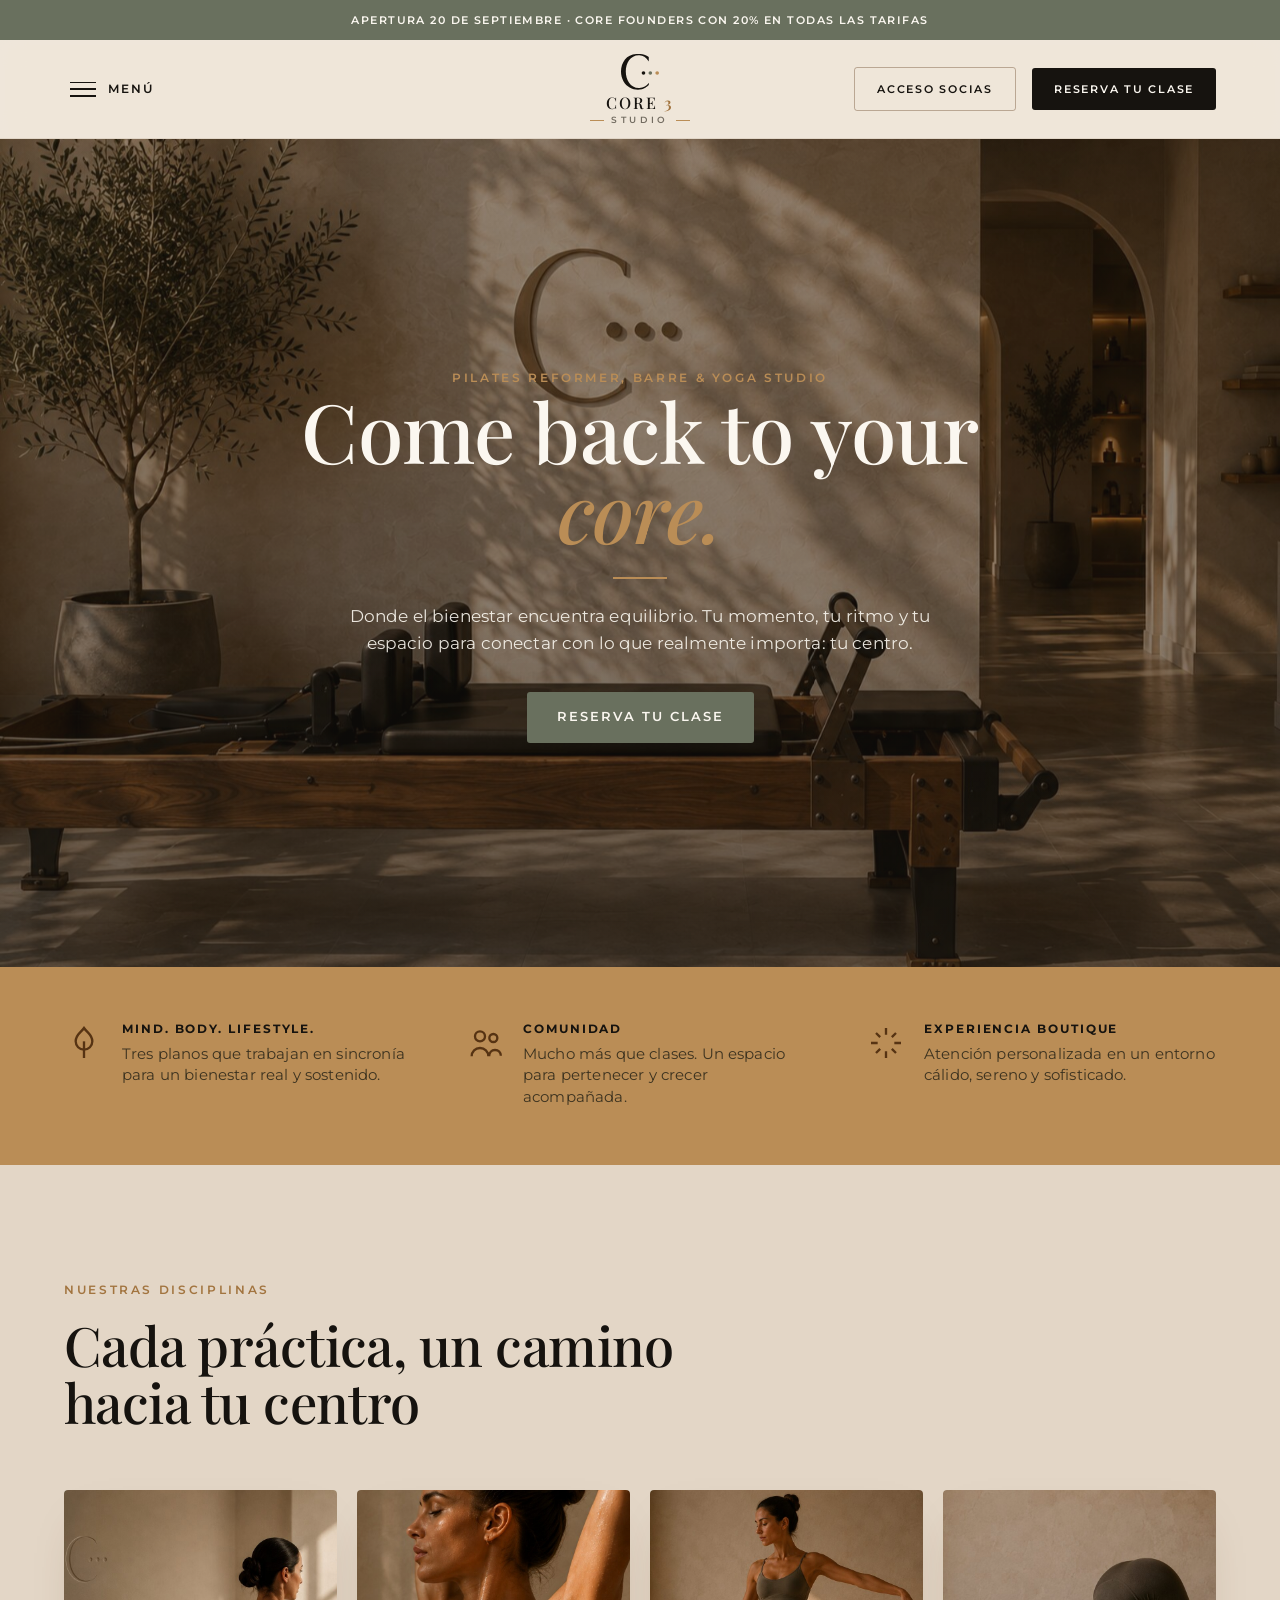
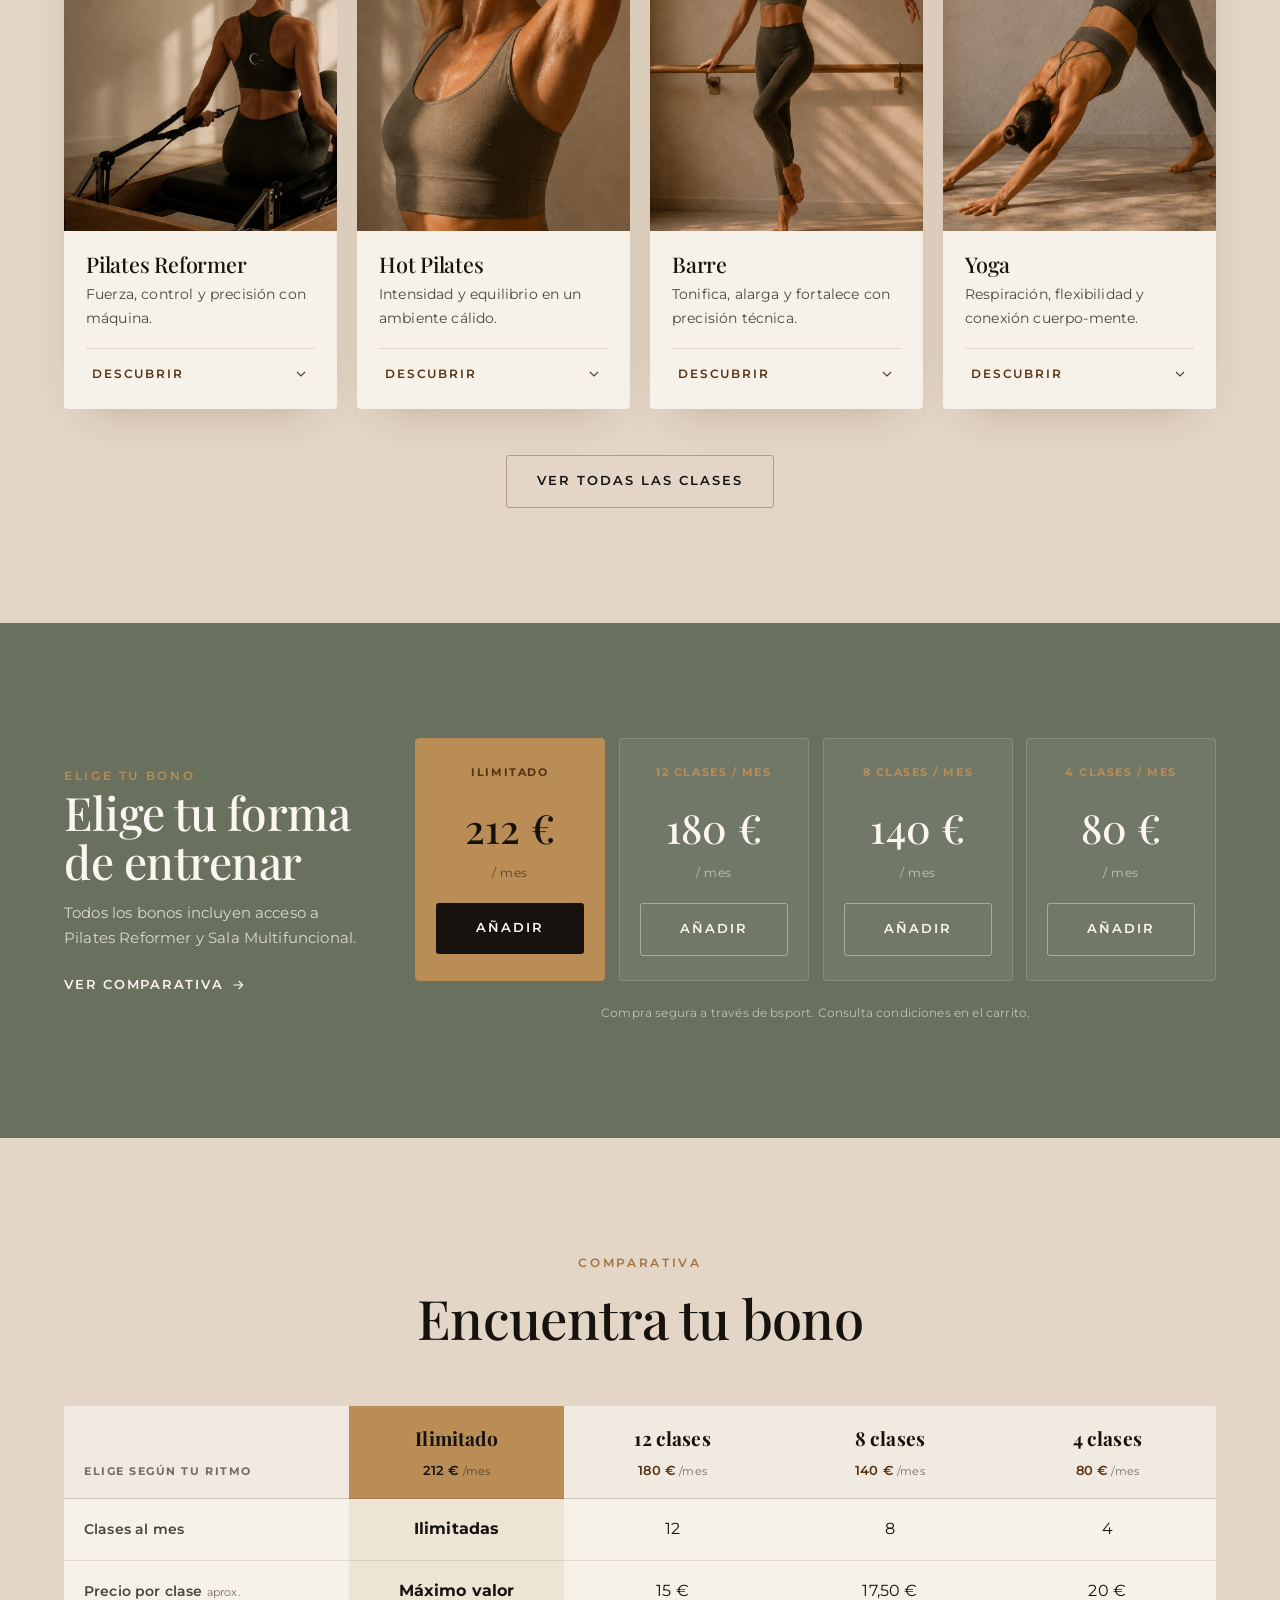
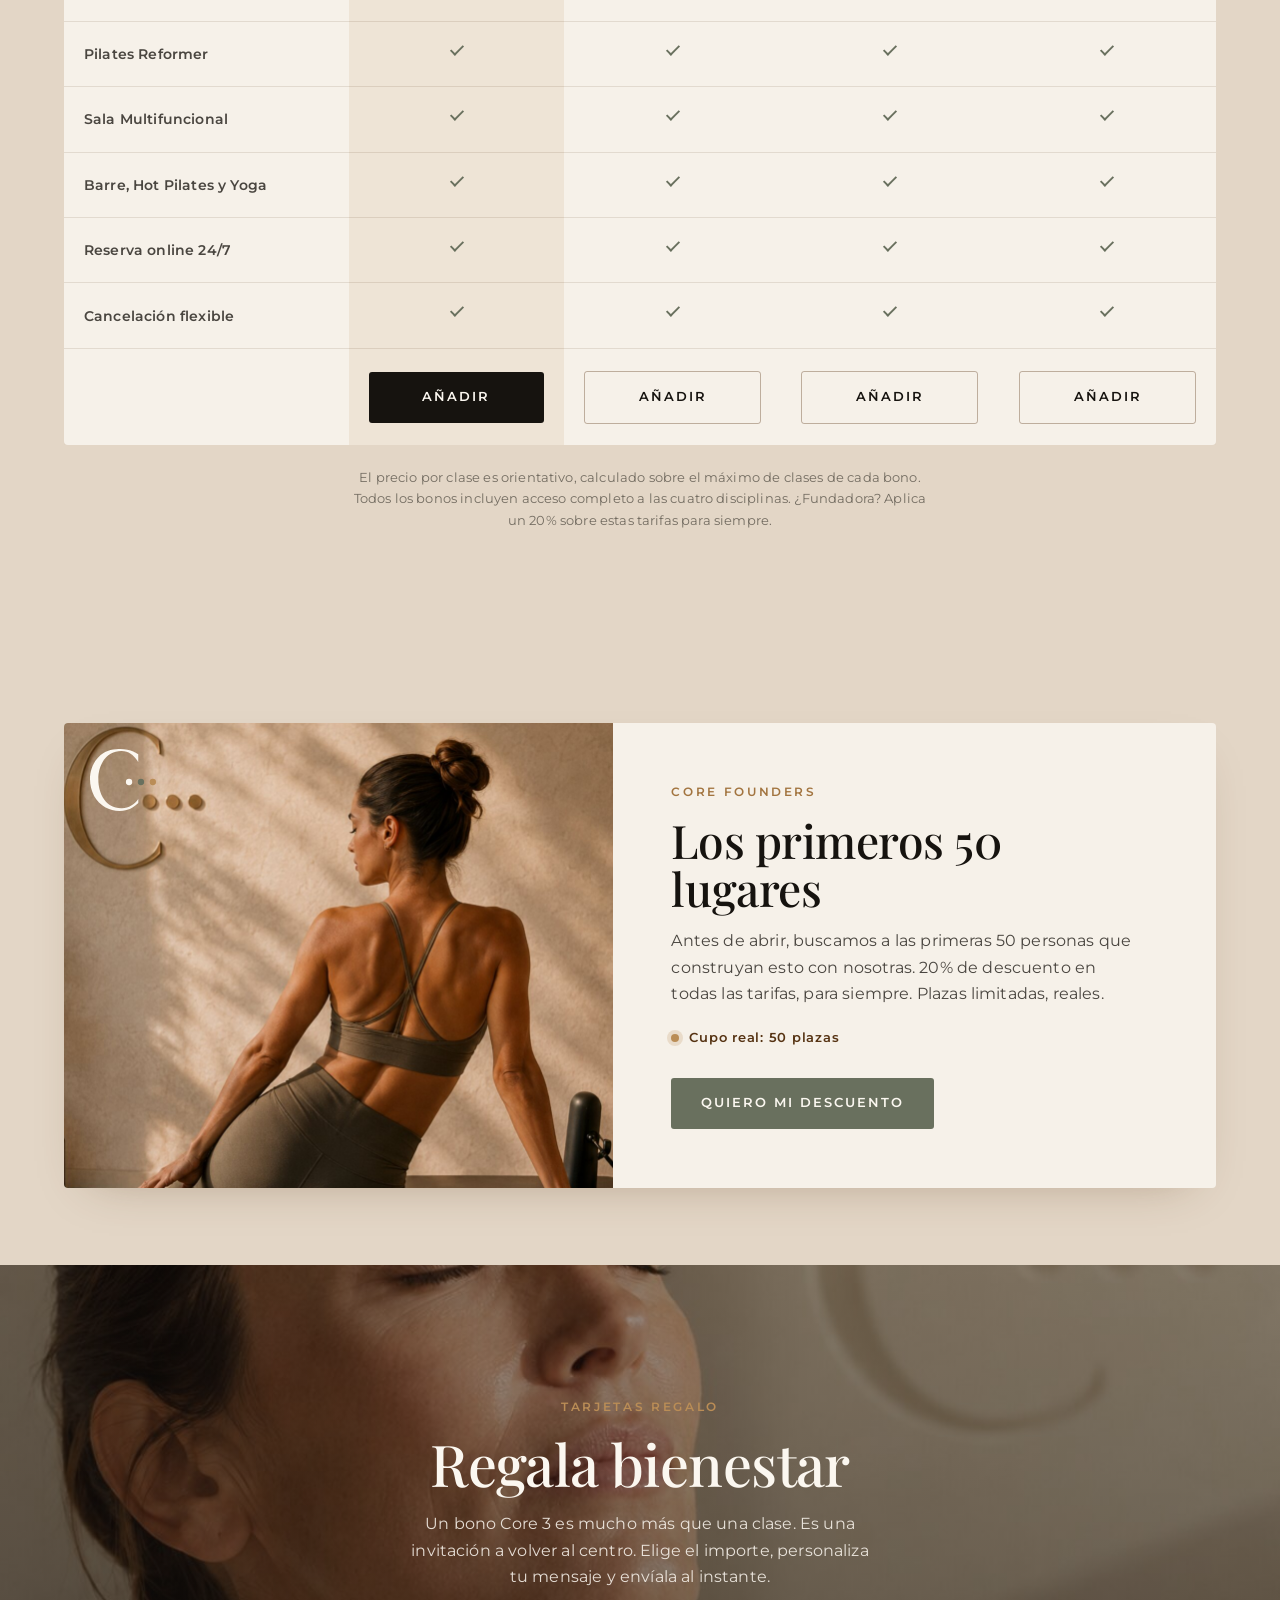
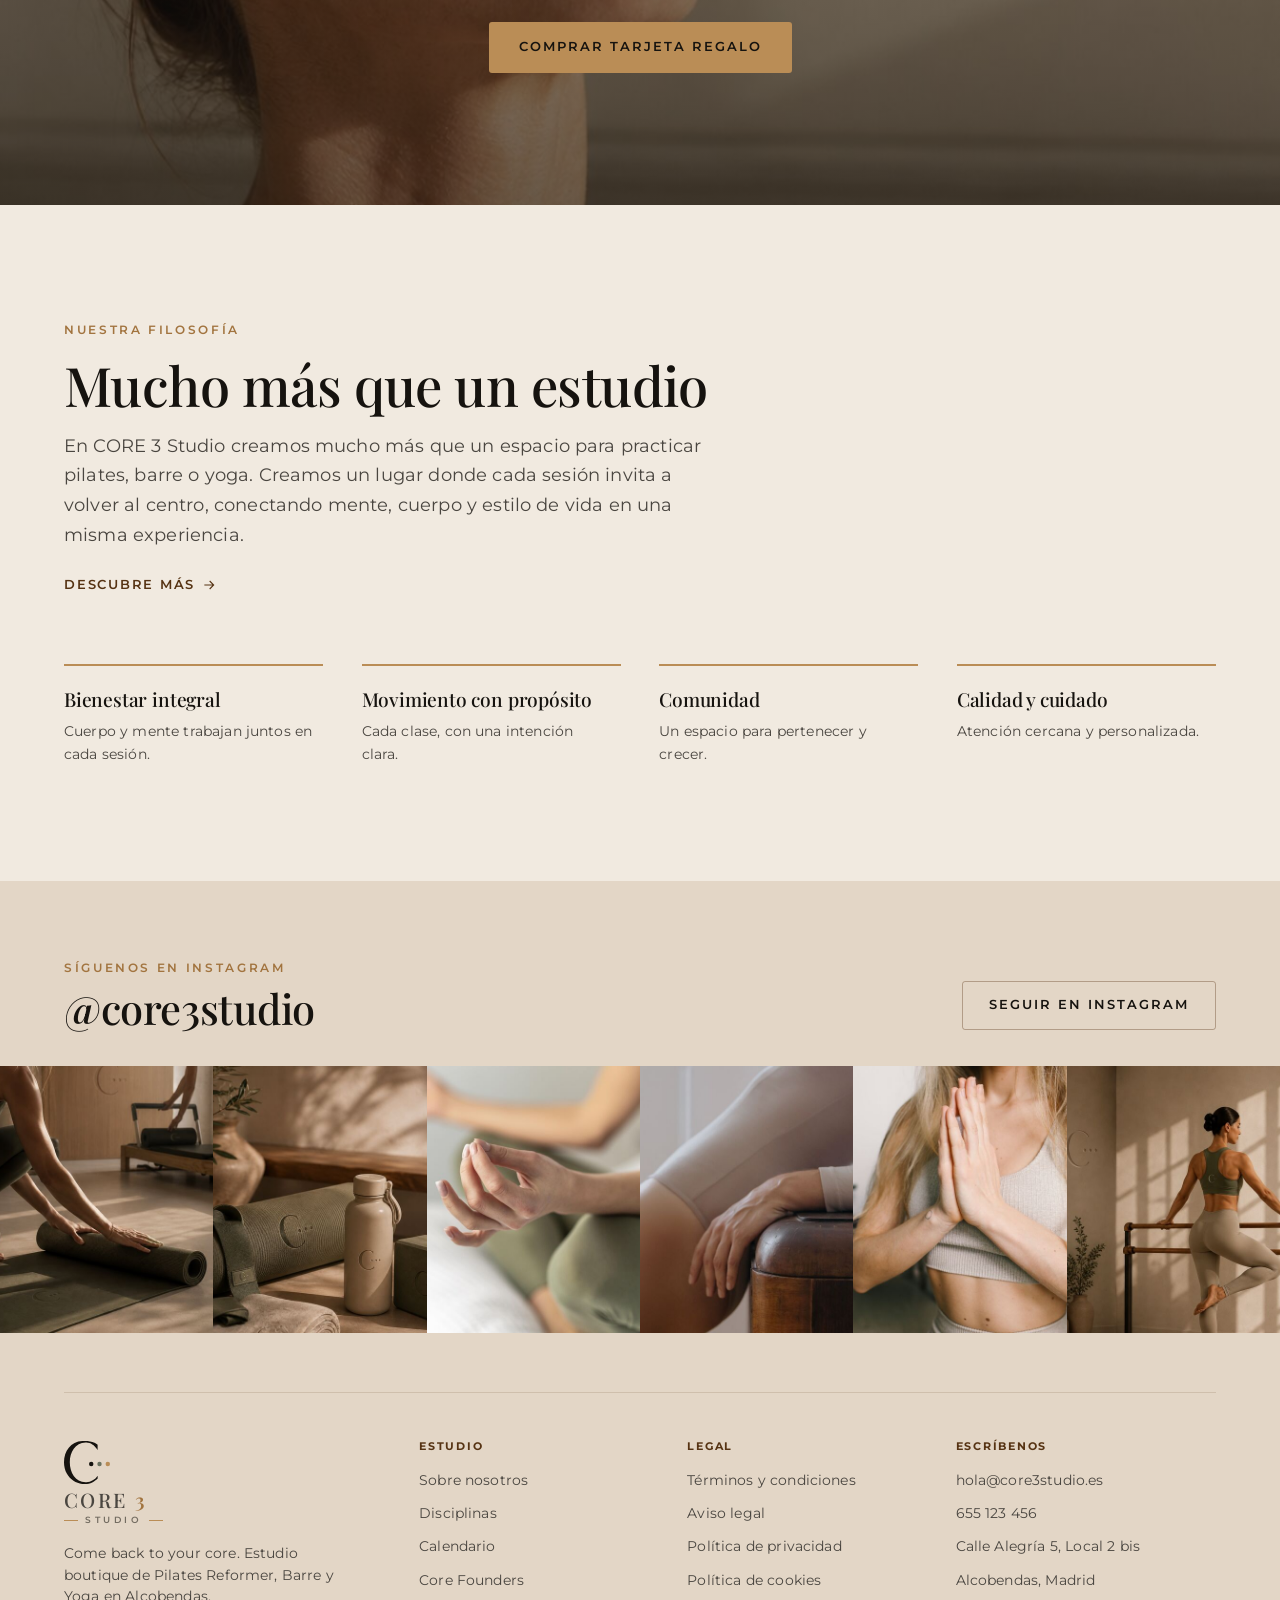
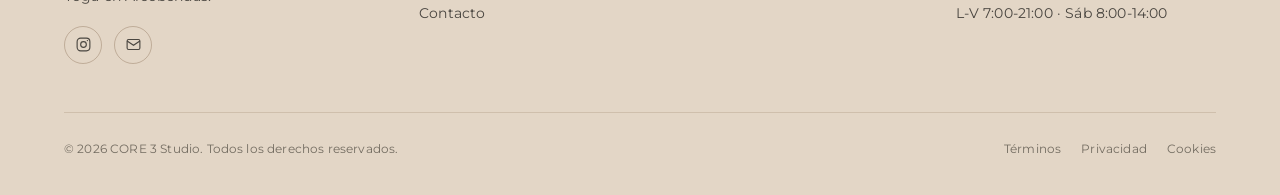
<file: index.html>
<!DOCTYPE html>
<html lang="es">
<head>
<meta charset="UTF-8">
<meta name="viewport" content="width=device-width, initial-scale=1">
<title>CORE 3 Studio · Pilates Reformer, Barre & Yoga en Alcobendas</title>
<meta name="description" content="CORE 3 Studio, un estudio boutique de Pilates Reformer, Hot Pilates, Barre y Yoga en Alcobendas. Come back to your core. Reserva tu clase y sé de las primeras en enterarte.">
<meta name="theme-color" content="#69705E">
<meta property="og:title" content="CORE 3 Studio · Come back to your core">
<meta property="og:description" content="Estudio boutique de Pilates Reformer, Barre y Yoga en Alcobendas. Apertura 20 de septiembre.">
<meta property="og:type" content="website">
<link rel="preload" href="assets/fonts/PlayfairDisplay.woff2" as="font" type="font/woff2" crossorigin>
<link rel="preload" href="assets/fonts/Montserrat.woff2" as="font" type="font/woff2" crossorigin>
<link rel="icon" href="assets/favicon.svg" type="image/svg+xml">
<link rel="icon" href="assets/favicon-32.png" sizes="32x32" type="image/png">
<link rel="icon" href="assets/favicon.ico" sizes="any">
<link rel="apple-touch-icon" href="assets/apple-touch-icon.png">
<link rel="stylesheet" href="css/styles.css">
</head>
<body>

<!-- ===== Announcement bar (editable desde CMS) ===== -->
<div class="announce">
  <div class="wrap-wide">
    <span class="a-side" aria-hidden="true"></span>
    <span class="a-main">Apertura 20 de septiembre · Core Founders con 20% en todas las tarifas</span>
  </div>
</div>

<!-- ===== Header ===== -->
<header class="site-header">
  <div class="nav wrap-wide">
    <button class="menu-btn" aria-label="Abrir menú" aria-expanded="false" aria-controls="fsmenu">
      <span class="menu-ico"><span></span><span></span><span></span></span>
      <span class="menu-txt">Menú</span>
    </button>
    <a href="index.html" class="nav-logo logo-mark" aria-label="CORE 3 Studio, inicio">
      <span class="logo-lockup">
          <svg class="mark" viewBox="0 0 746.1 699.8" role="img" aria-label="CORE 3">
            <path class="mc" d="M546,565.4c-41.9,64.2-107.6,100.8-183.8,103.7C8.3,682.5,2.2,13.8,359.7,23.6c76,2.1,131.7,44,174.5,107.4,1.7,2.5,6.2,9.9,11,17.7V60.7c-19-13.6-41.5-26.6-50.2-30.6C436.2,2.6,362.6-3.9,298.6,2,36.4,12.6-70.1,317.1,47.8,533.2c87.4,160.2,298.9,212,437.5,124.2,9.8-6.2,41.4-28.8,60.7-47.6v-44.3Z"/>
            <circle class="d1" cx="441.5" cy="373.4" r="35.8"/>
            <circle class="d2" cx="575.9" cy="373.4" r="35.8"/>
            <circle class="d3" cx="710.3" cy="373.4" r="35.8"/>
          </svg>
          <span class="word"><b>CORE</b> <span class="three">3</span></span>
          <span class="sub">Studio</span>
        </span>
    </a>
    <div class="nav-actions">
      <a href="https://backoffice.bsport.io/login?membership=[ID_CORE3]" class="btn btn-ghost btn-nav btn-login">Acceso socias</a>
      <a href="calendario.html" class="btn btn-dark btn-nav">Reserva tu clase</a>
    </div>
  </div>
</header>

<!-- ===== Full-screen menu ===== -->
<div class="fsmenu" id="fsmenu" aria-hidden="true">
  <button class="fsmenu-close" aria-label="Cerrar menú"><span></span><span></span></button>
  <div class="fsmenu-inner wrap-wide">
    <nav class="fsmenu-nav" aria-label="Menú principal">
      <a href="about.html">Sobre nosotros</a>
      <a href="index.html#disciplinas">Disciplinas</a>
      <a href="calendario.html">Calendario</a>
      <a href="core-founders.html">Core Founders</a>
      <a href="contacto.html">Contacto</a>
    </nav>
    <div class="fsmenu-aside">
      <div class="fsmenu-block">
        <span class="eyebrow">El estudio</span>
        <p>Calle Alegría 5, Local 2 bis<br>Alcobendas, Madrid</p>
        <p>Lun a Vie 7:00 - 21:00<br>Sábado 8:00 - 14:00</p>
      </div>
      <div class="fsmenu-block">
        <span class="eyebrow">Conecta</span>
        <a href="https://backoffice.bsport.io/login?membership=[ID_CORE3]" class="fsmenu-link">Acceso socias</a>
        <a href="https://instagram.com/core3studio" target="_blank" rel="noopener" class="fsmenu-link">@core3studio</a>
        <a href="mailto:hola@core3studio.es" class="fsmenu-link">hola@core3studio.es</a>
      </div>
      <a href="calendario.html" class="btn btn-amber fsmenu-cta">Reserva tu clase</a>
    </div>
  </div>
</div>

<main>

<!-- ===== Hero ===== -->
<section class="hero hero-media-full">
  <img class="hero-bg" src="assets/img/hero-studio.jpg" alt="Sala de Pilates Reformer de CORE 3 Studio con luz cálida" fetchpriority="high">
  <span class="hero-scrim"></span>
  <div class="wrap hero-inner">
    <span class="eyebrow reveal">Pilates Reformer, Barre &amp; Yoga Studio</span>
    <h1 class="reveal d1">Come back to your <span class="accent">core.</span></h1>
    <div class="rule reveal d1"></div>
    <p class="lede reveal d2">Donde el bienestar encuentra equilibrio. Tu momento, tu ritmo y tu espacio para conectar con lo que realmente importa: tu centro.</p>
    <div class="hero-actions reveal d3">
      <a href="calendario.html" class="btn btn-primary">Reserva tu clase</a>
    </div>
  </div>
</section>

<!-- ===== Values strip ===== -->
<section class="values">
  <div class="wrap-wide">
    <div class="values-grid">
      <div class="value reveal">
        <span class="v-ic"><svg viewBox="0 0 24 24"><path d="M12 3c2 3 5 4 5 8a5 5 0 0 1-10 0c0-4 3-5 5-8Z"/><path d="M12 11v10"/></svg></span>
        <div><h3>Mind. Body. Lifestyle.</h3><p>Tres planos que trabajan en sincronía para un bienestar real y sostenido.</p></div>
      </div>
      <div class="value reveal d1">
        <span class="v-ic"><svg viewBox="0 0 24 24"><circle cx="9" cy="8" r="3"/><circle cx="17" cy="9" r="2.4"/><path d="M4 20c0-3 2.2-5 5-5s5 2 5 5M14.5 20c0-2.2 1.4-3.8 3.5-3.8s3.5 1.4 3.5 3.5"/></svg></span>
        <div><h3>Comunidad</h3><p>Mucho más que clases. Un espacio para pertenecer y crecer acompañada.</p></div>
      </div>
      <div class="value reveal d2">
        <span class="v-ic"><svg viewBox="0 0 24 24"><path d="M12 3v4M12 17v4M3 12h4M17 12h4M6 6l2.5 2.5M15.5 15.5 18 18M18 6l-2.5 2.5M8.5 15.5 6 18"/></svg></span>
        <div><h3>Experiencia boutique</h3><p>Atención personalizada en un entorno cálido, sereno y sofisticado.</p></div>
      </div>
    </div>
  </div>
</section>

<!-- ===== Disciplinas ===== -->
<section class="section disciplines" id="disciplinas">
  <div class="wrap-wide">
    <div class="section-head reveal">
      <span class="eyebrow">Nuestras disciplinas</span>
      <h2 class="section-title">Cada práctica, un camino hacia tu centro</h2>
    </div>

    <div class="disc-grid">
      <!-- Pilates Reformer -->
      <article class="disc reveal">
        <div class="disc-media"><img src="assets/img/disc-reformer.jpg" alt="Mujer entrenando en máquina reformer" loading="lazy"></div>
        <div class="disc-body">
          <h3>Pilates Reformer</h3>
          <p>Fuerza, control y precisión con máquina.</p>
          <button class="disc-toggle" aria-expanded="false">Descubrir
            <svg class="chev" width="16" height="16" viewBox="0 0 24 24" fill="none" stroke="currentColor" stroke-width="1.6"><path d="m6 9 6 6 6-6"/></svg>
          </button>
          <div class="disc-panel"><div class="disc-panel-inner">
            <ul>
              <li><span>Reformer Flow</span><span>Todos los niveles</span></li>
              <li><span>Reformer Fuerza</span><span>Intermedio</span></li>
              <li><span>Reformer Restaurativo</span><span>Suave</span></li>
            </ul>
            <p class="note">Tipos de clase provisionales. Se cerrarán con el equipo antes de abrir.</p>
          </div></div>
        </div>
      </article>
      <!-- Hot Pilates -->
      <article class="disc reveal d1">
        <div class="disc-media"><img src="assets/img/disc-hotpilates.jpg" alt="Mujer practicando Hot Pilates" loading="lazy"></div>
        <div class="disc-body">
          <h3>Hot Pilates</h3>
          <p>Intensidad y equilibrio en un ambiente cálido.</p>
          <button class="disc-toggle" aria-expanded="false">Descubrir
            <svg class="chev" width="16" height="16" viewBox="0 0 24 24" fill="none" stroke="currentColor" stroke-width="1.6"><path d="m6 9 6 6 6-6"/></svg>
          </button>
          <div class="disc-panel"><div class="disc-panel-inner">
            <ul>
              <li><span>Hot Sculpt</span><span>Intermedio</span></li>
              <li><span>Hot Core</span><span>Todos los niveles</span></li>
              <li><span>Hot Flow</span><span>Avanzado</span></li>
            </ul>
            <p class="note">Tipos de clase provisionales. Se cerrarán con el equipo antes de abrir.</p>
          </div></div>
        </div>
      </article>
      <!-- Barre -->
      <article class="disc reveal d2">
        <div class="disc-media"><img src="assets/img/disc-barre.jpg" alt="Mujer en la barra practicando Barre" loading="lazy"></div>
        <div class="disc-body">
          <h3>Barre</h3>
          <p>Tonifica, alarga y fortalece con precisión técnica.</p>
          <button class="disc-toggle" aria-expanded="false">Descubrir
            <svg class="chev" width="16" height="16" viewBox="0 0 24 24" fill="none" stroke="currentColor" stroke-width="1.6"><path d="m6 9 6 6 6-6"/></svg>
          </button>
          <div class="disc-panel"><div class="disc-panel-inner">
            <ul>
              <li><span>Barre Classic</span><span>Todos los niveles</span></li>
              <li><span>Barre Sculpt</span><span>Intermedio</span></li>
              <li><span>Barre Stretch</span><span>Suave</span></li>
            </ul>
            <p class="note">Tipos de clase provisionales. Se cerrarán con el equipo antes de abrir.</p>
          </div></div>
        </div>
      </article>
      <!-- Yoga -->
      <article class="disc reveal d3">
        <div class="disc-media"><img src="assets/img/disc-yoga.jpg" alt="Mujer practicando Yoga en postura del perro" loading="lazy"></div>
        <div class="disc-body">
          <h3>Yoga</h3>
          <p>Respiración, flexibilidad y conexión cuerpo-mente.</p>
          <button class="disc-toggle" aria-expanded="false">Descubrir
            <svg class="chev" width="16" height="16" viewBox="0 0 24 24" fill="none" stroke="currentColor" stroke-width="1.6"><path d="m6 9 6 6 6-6"/></svg>
          </button>
          <div class="disc-panel"><div class="disc-panel-inner">
            <ul>
              <li><span>Vinyasa Flow</span><span>Todos los niveles</span></li>
              <li><span>Yoga Restaurativo</span><span>Suave</span></li>
              <li><span>Power Yoga</span><span>Avanzado</span></li>
            </ul>
            <p class="note">Tipos de clase provisionales. Se cerrarán con el equipo antes de abrir.</p>
          </div></div>
        </div>
      </article>
    </div>

    <div class="disc-more">
      <a href="calendario.html" class="btn btn-ghost">Ver todas las clases</a>
    </div>
  </div>
</section>

<!-- ===== Bonos ===== -->
<section class="section bonos" id="bonos">
  <div class="wrap-wide">
    <div class="bonos-grid">
      <div class="bonos-intro reveal">
        <span class="eyebrow">Elige tu bono</span>
        <h2>Elige tu forma de entrenar</h2>
        <p>Todos los bonos incluyen acceso a Pilates Reformer y Sala Multifuncional.</p>
        <a href="#comparativa" class="link-underline">Ver comparativa
          <svg width="16" height="16" viewBox="0 0 24 24" fill="none" stroke="currentColor" stroke-width="1.6"><path d="M5 12h14M13 6l6 6-6 6"/></svg>
        </a>
      </div>
      <div>
        <div class="bono-cards">
          <div class="bono featured reveal">
            <div class="tier">Ilimitado</div>
            <div class="price">212 €</div><div class="per">/ mes</div>
            <a href="calendario.html" class="btn btn-dark btn-block">Añadir</a>
          </div>
          <div class="bono reveal d1">
            <div class="tier">12 clases / mes</div>
            <div class="price">180 €</div><div class="per">/ mes</div>
            <a href="calendario.html" class="btn btn-ghost-light btn-block">Añadir</a>
          </div>
          <div class="bono reveal d2">
            <div class="tier">8 clases / mes</div>
            <div class="price">140 €</div><div class="per">/ mes</div>
            <a href="calendario.html" class="btn btn-ghost-light btn-block">Añadir</a>
          </div>
          <div class="bono reveal d3">
            <div class="tier">4 clases / mes</div>
            <div class="price">80 €</div><div class="per">/ mes</div>
            <a href="calendario.html" class="btn btn-ghost-light btn-block">Añadir</a>
          </div>
        </div>
        <p class="bono-foot">Compra segura a través de bsport. Consulta condiciones en el carrito.</p>
      </div>
    </div>
  </div>
</section>

<!-- ===== Comparativa de bonos ===== -->
<section class="section comparativa" id="comparativa">
  <div class="wrap-wide">
    <div class="section-head center reveal">
      <span class="eyebrow">Comparativa</span>
      <h2 class="section-title">Encuentra tu bono</h2>
    </div>
    <div class="table-scroll reveal">
      <table class="compare-table">
        <thead>
          <tr>
            <th class="rowlabel"><span class="th-note">Elige según tu ritmo</span></th>
            <th class="feat"><span class="plan">Ilimitado</span><span class="plan-price">212 € <small>/mes</small></span></th>
            <th><span class="plan">12 clases</span><span class="plan-price">180 € <small>/mes</small></span></th>
            <th><span class="plan">8 clases</span><span class="plan-price">140 € <small>/mes</small></span></th>
            <th><span class="plan">4 clases</span><span class="plan-price">80 € <small>/mes</small></span></th>
          </tr>
        </thead>
        <tbody>
          <tr>
            <th scope="row">Clases al mes</th>
            <td class="feat"><strong>Ilimitadas</strong></td><td>12</td><td>8</td><td>4</td>
          </tr>
          <tr>
            <th scope="row">Precio por clase <span class="hint">aprox.</span></th>
            <td class="feat"><strong>Máximo valor</strong></td><td>15 €</td><td>17,50 €</td><td>20 €</td>
          </tr>
          <tr>
            <th scope="row">Pilates Reformer</th>
            <td class="feat"><span class="yes"></span></td><td><span class="yes"></span></td><td><span class="yes"></span></td><td><span class="yes"></span></td>
          </tr>
          <tr>
            <th scope="row">Sala Multifuncional</th>
            <td class="feat"><span class="yes"></span></td><td><span class="yes"></span></td><td><span class="yes"></span></td><td><span class="yes"></span></td>
          </tr>
          <tr>
            <th scope="row">Barre, Hot Pilates y Yoga</th>
            <td class="feat"><span class="yes"></span></td><td><span class="yes"></span></td><td><span class="yes"></span></td><td><span class="yes"></span></td>
          </tr>
          <tr>
            <th scope="row">Reserva online 24/7</th>
            <td class="feat"><span class="yes"></span></td><td><span class="yes"></span></td><td><span class="yes"></span></td><td><span class="yes"></span></td>
          </tr>
          <tr>
            <th scope="row">Cancelación flexible</th>
            <td class="feat"><span class="yes"></span></td><td><span class="yes"></span></td><td><span class="yes"></span></td><td><span class="yes"></span></td>
          </tr>
          <tr class="cta-row">
            <th scope="row"></th>
            <td class="feat"><a href="calendario.html" class="btn btn-dark btn-block">Añadir</a></td>
            <td><a href="calendario.html" class="btn btn-ghost btn-block">Añadir</a></td>
            <td><a href="calendario.html" class="btn btn-ghost btn-block">Añadir</a></td>
            <td><a href="calendario.html" class="btn btn-ghost btn-block">Añadir</a></td>
          </tr>
        </tbody>
      </table>
    </div>

    <!-- Versión en tarjetas para móvil (sin scroll lateral) -->
    <div class="compare-cards reveal">
      <div class="pcard featured">
        <div class="pcard-top"><span class="tier">Ilimitado</span><span class="pcard-price">212 € <small>/mes</small></span></div>
        <ul class="pcard-feats">
          <li><span>Clases al mes</span><strong>Ilimitadas</strong></li>
          <li><span>Precio por clase</span><strong>Máximo valor</strong></li>
          <li><span>Pilates Reformer</span><span class="yes"></span></li>
          <li><span>Sala Multifuncional</span><span class="yes"></span></li>
          <li><span>Barre, Hot Pilates y Yoga</span><span class="yes"></span></li>
          <li><span>Reserva online 24/7</span><span class="yes"></span></li>
          <li><span>Cancelación flexible</span><span class="yes"></span></li>
        </ul>
        <a href="calendario.html" class="btn btn-dark btn-block">Añadir</a>
      </div>
      <div class="pcard">
        <div class="pcard-top"><span class="tier">12 clases</span><span class="pcard-price">180 € <small>/mes</small></span></div>
        <ul class="pcard-feats">
          <li><span>Clases al mes</span><strong>12</strong></li>
          <li><span>Precio por clase</span><strong>15 €</strong></li>
          <li><span>Pilates Reformer</span><span class="yes"></span></li>
          <li><span>Sala Multifuncional</span><span class="yes"></span></li>
          <li><span>Barre, Hot Pilates y Yoga</span><span class="yes"></span></li>
          <li><span>Reserva online 24/7</span><span class="yes"></span></li>
          <li><span>Cancelación flexible</span><span class="yes"></span></li>
        </ul>
        <a href="calendario.html" class="btn btn-ghost btn-block">Añadir</a>
      </div>
      <div class="pcard">
        <div class="pcard-top"><span class="tier">8 clases</span><span class="pcard-price">140 € <small>/mes</small></span></div>
        <ul class="pcard-feats">
          <li><span>Clases al mes</span><strong>8</strong></li>
          <li><span>Precio por clase</span><strong>17,50 €</strong></li>
          <li><span>Pilates Reformer</span><span class="yes"></span></li>
          <li><span>Sala Multifuncional</span><span class="yes"></span></li>
          <li><span>Barre, Hot Pilates y Yoga</span><span class="yes"></span></li>
          <li><span>Reserva online 24/7</span><span class="yes"></span></li>
          <li><span>Cancelación flexible</span><span class="yes"></span></li>
        </ul>
        <a href="calendario.html" class="btn btn-ghost btn-block">Añadir</a>
      </div>
      <div class="pcard">
        <div class="pcard-top"><span class="tier">4 clases</span><span class="pcard-price">80 € <small>/mes</small></span></div>
        <ul class="pcard-feats">
          <li><span>Clases al mes</span><strong>4</strong></li>
          <li><span>Precio por clase</span><strong>20 €</strong></li>
          <li><span>Pilates Reformer</span><span class="yes"></span></li>
          <li><span>Sala Multifuncional</span><span class="yes"></span></li>
          <li><span>Barre, Hot Pilates y Yoga</span><span class="yes"></span></li>
          <li><span>Reserva online 24/7</span><span class="yes"></span></li>
          <li><span>Cancelación flexible</span><span class="yes"></span></li>
        </ul>
        <a href="calendario.html" class="btn btn-ghost btn-block">Añadir</a>
      </div>
    </div>

    <p class="compare-foot reveal">El precio por clase es orientativo, calculado sobre el máximo de clases de cada bono. Todos los bonos incluyen acceso completo a las cuatro disciplinas. ¿Fundadora? Aplica un 20% sobre estas tarifas para siempre.</p>
  </div>
</section>

<!-- ===== Core Founders banner ===== -->
<section class="section-sm founders-banner">
  <div class="wrap-wide">
    <div class="fb-inner reveal">
      <div class="fb-media">
        <svg class="watermark logo-mark" viewBox="0 0 746.1 699.8" aria-hidden="true" style="--o:1">
          <path class="mc" style="fill:#fbf7f0" d="M546,565.4c-41.9,64.2-107.6,100.8-183.8,103.7C8.3,682.5,2.2,13.8,359.7,23.6c76,2.1,131.7,44,174.5,107.4,1.7,2.5,6.2,9.9,11,17.7V60.7c-19-13.6-41.5-26.6-50.2-30.6C436.2,2.6,362.6-3.9,298.6,2,36.4,12.6-70.1,317.1,47.8,533.2c87.4,160.2,298.9,212,437.5,124.2,9.8-6.2,41.4-28.8,60.7-47.6v-44.3Z"/>
          <circle style="fill:#fbf7f0" cx="441.5" cy="373.4" r="35.8"/><circle style="fill:#69705e" cx="575.9" cy="373.4" r="35.8"/><circle style="fill:#ba8d56" cx="710.3" cy="373.4" r="35.8"/>
        </svg>
        <img src="assets/img/founders.jpg" alt="Socia fundadora de CORE 3 Studio" loading="lazy">
      </div>
      <div class="fb-copy">
        <span class="eyebrow">Core Founders</span>
        <h2>Los primeros 50 lugares</h2>
        <p>Antes de abrir, buscamos a las primeras 50 personas que construyan esto con nosotras. 20% de descuento en todas las tarifas, para siempre. Plazas limitadas, reales.</p>
        <span class="fb-cup"><span class="dot"></span>Cupo real: 50 plazas</span>
        <div class="actions">
          <a href="core-founders.html" class="btn btn-primary">Quiero mi descuento</a>
        </div>
      </div>
    </div>
  </div>
</section>

<!-- ===== Regalo (banda inmersiva) ===== -->
<section class="gift-band">
  <img class="gift-bg" src="assets/img/about-serene.jpg" alt="Momento de calma en CORE 3 Studio" loading="lazy">
  <div class="gift-scrim"></div>
  <div class="wrap-wide gift-inner">
    <div class="gift-copy reveal">
      <span class="eyebrow">Tarjetas regalo</span>
      <h2>Regala bienestar</h2>
      <p>Un bono Core 3 es mucho más que una clase. Es una invitación a volver al centro. Elige el importe, personaliza tu mensaje y envíala al instante.</p>
      <a href="calendario.html" class="btn btn-amber">Comprar tarjeta regalo</a>
    </div>
  </div>
</section>

<!-- ===== Filosofía + pilares ===== -->
<section class="section pillars">
  <div class="wrap-wide">
    <div class="philosophy-intro reveal">
      <span class="eyebrow">Nuestra filosofía</span>
      <h2 class="section-title">Mucho más que un estudio</h2>
      <p class="lede">En CORE 3 Studio creamos mucho más que un espacio para practicar pilates, barre o yoga. Creamos un lugar donde cada sesión invita a volver al centro, conectando mente, cuerpo y estilo de vida en una misma experiencia.</p>
      <a href="about.html" class="link-underline" style="color:var(--nut)">Descubre más
        <svg width="16" height="16" viewBox="0 0 24 24" fill="none" stroke="currentColor" stroke-width="1.6"><path d="M5 12h14M13 6l6 6-6 6"/></svg>
      </a>
    </div>
    <div class="feature-row reveal">
      <div class="feature-item"><h4>Bienestar integral</h4><p>Cuerpo y mente trabajan juntos en cada sesión.</p></div>
      <div class="feature-item"><h4>Movimiento con propósito</h4><p>Cada clase, con una intención clara.</p></div>
      <div class="feature-item"><h4>Comunidad</h4><p>Un espacio para pertenecer y crecer.</p></div>
      <div class="feature-item"><h4>Calidad y cuidado</h4><p>Atención cercana y personalizada.</p></div>
    </div>
  </div>
</section>

<!-- ===== Instagram ===== -->
<section class="ig-section">
  <div class="wrap-wide">
    <div class="ig-head reveal">
      <div>
        <span class="eyebrow">Síguenos en Instagram</span>
        <h3>@core3studio</h3>
      </div>
      <a href="https://instagram.com/core3studio" target="_blank" rel="noopener" class="btn btn-ghost ig-follow">Seguir en Instagram</a>
    </div>
  </div>
  <!-- Galería a sangre. Sustituir cada href por el permalink real de cada post de Instagram -->
  <div class="ig-grid reveal">
    <a class="ig-item" href="https://www.instagram.com/core3studio/" target="_blank" rel="noopener" aria-label="Ver esta publicación en Instagram">
      <img src="assets/img/gal-1.jpg" alt="Publicación de CORE 3 Studio en Instagram" loading="lazy">
      <span class="ig-ov"><svg class="ig-glyph" viewBox="0 0 24 24" fill="none" stroke="currentColor" stroke-width="1.5"><rect x="3" y="3" width="18" height="18" rx="5"/><circle cx="12" cy="12" r="4"/><circle cx="17.5" cy="6.5" r="1.1" fill="currentColor" stroke="none"/></svg></span>
    </a>
    <a class="ig-item" href="https://www.instagram.com/core3studio/" target="_blank" rel="noopener" aria-label="Ver esta publicación en Instagram">
      <img src="assets/img/gal-2.jpg" alt="Publicación de CORE 3 Studio en Instagram" loading="lazy">
      <span class="ig-ov"><svg class="ig-glyph" viewBox="0 0 24 24" fill="none" stroke="currentColor" stroke-width="1.5"><rect x="3" y="3" width="18" height="18" rx="5"/><circle cx="12" cy="12" r="4"/><circle cx="17.5" cy="6.5" r="1.1" fill="currentColor" stroke="none"/></svg></span>
    </a>
    <a class="ig-item" href="https://www.instagram.com/core3studio/" target="_blank" rel="noopener" aria-label="Ver esta publicación en Instagram">
      <img src="assets/img/gal-3.jpg" alt="Publicación de CORE 3 Studio en Instagram" loading="lazy">
      <span class="ig-ov"><svg class="ig-glyph" viewBox="0 0 24 24" fill="none" stroke="currentColor" stroke-width="1.5"><rect x="3" y="3" width="18" height="18" rx="5"/><circle cx="12" cy="12" r="4"/><circle cx="17.5" cy="6.5" r="1.1" fill="currentColor" stroke="none"/></svg></span>
    </a>
    <a class="ig-item" href="https://www.instagram.com/core3studio/" target="_blank" rel="noopener" aria-label="Ver esta publicación en Instagram">
      <img src="assets/img/gal-4.jpg" alt="Publicación de CORE 3 Studio en Instagram" loading="lazy">
      <span class="ig-ov"><svg class="ig-glyph" viewBox="0 0 24 24" fill="none" stroke="currentColor" stroke-width="1.5"><rect x="3" y="3" width="18" height="18" rx="5"/><circle cx="12" cy="12" r="4"/><circle cx="17.5" cy="6.5" r="1.1" fill="currentColor" stroke="none"/></svg></span>
    </a>
    <a class="ig-item" href="https://www.instagram.com/core3studio/" target="_blank" rel="noopener" aria-label="Ver esta publicación en Instagram">
      <img src="assets/img/gal-5.jpg" alt="Publicación de CORE 3 Studio en Instagram" loading="lazy">
      <span class="ig-ov"><svg class="ig-glyph" viewBox="0 0 24 24" fill="none" stroke="currentColor" stroke-width="1.5"><rect x="3" y="3" width="18" height="18" rx="5"/><circle cx="12" cy="12" r="4"/><circle cx="17.5" cy="6.5" r="1.1" fill="currentColor" stroke="none"/></svg></span>
    </a>
    <a class="ig-item" href="https://www.instagram.com/core3studio/" target="_blank" rel="noopener" aria-label="Ver esta publicación en Instagram">
      <img src="assets/img/gal-6.jpg" alt="Publicación de CORE 3 Studio en Instagram" loading="lazy">
      <span class="ig-ov"><svg class="ig-glyph" viewBox="0 0 24 24" fill="none" stroke="currentColor" stroke-width="1.5"><rect x="3" y="3" width="18" height="18" rx="5"/><circle cx="12" cy="12" r="4"/><circle cx="17.5" cy="6.5" r="1.1" fill="currentColor" stroke="none"/></svg></span>
    </a>
  </div>
</section>

</main>

<!-- ===== Footer ===== -->
<footer class="site-footer">
  <div class="wrap-wide">
    <div class="footer-top">
      <div class="footer-brand">
        <a href="index.html" class="logo-mark" aria-label="CORE 3 Studio">
          <span class="logo-lockup">
            <svg class="mark" viewBox="0 0 746.1 699.8" aria-hidden="true">
              <path class="mc" d="M546,565.4c-41.9,64.2-107.6,100.8-183.8,103.7C8.3,682.5,2.2,13.8,359.7,23.6c76,2.1,131.7,44,174.5,107.4,1.7,2.5,6.2,9.9,11,17.7V60.7c-19-13.6-41.5-26.6-50.2-30.6C436.2,2.6,362.6-3.9,298.6,2,36.4,12.6-70.1,317.1,47.8,533.2c87.4,160.2,298.9,212,437.5,124.2,9.8-6.2,41.4-28.8,60.7-47.6v-44.3Z"/>
              <circle class="d1" cx="441.5" cy="373.4" r="35.8"/><circle class="d2" cx="575.9" cy="373.4" r="35.8"/><circle class="d3" cx="710.3" cy="373.4" r="35.8"/>
            </svg>
            <span class="word"><b>CORE</b> <span class="three">3</span></span>
            <span class="sub">Studio</span>
          </span>
        </a>
        <p>Come back to your core. Estudio boutique de Pilates Reformer, Barre y Yoga en Alcobendas.</p>
        <div class="footer-social">
          <a href="https://instagram.com/core3studio" aria-label="Instagram"><svg viewBox="0 0 24 24" fill="none" stroke="currentColor" stroke-width="1.6"><rect x="3" y="3" width="18" height="18" rx="5"/><circle cx="12" cy="12" r="4"/><circle cx="17.5" cy="6.5" r="1" fill="currentColor" stroke="none"/></svg></a>
          <a href="mailto:hola@core3studio.es" aria-label="Email"><svg viewBox="0 0 24 24" fill="none" stroke="currentColor" stroke-width="1.6"><rect x="3" y="5" width="18" height="14" rx="2"/><path d="m3 7 9 6 9-6"/></svg></a>
        </div>
      </div>
      <div class="footer-col">
        <h4>Estudio</h4>
        <ul>
          <li><a href="about.html">Sobre nosotros</a></li>
          <li><a href="index.html#disciplinas">Disciplinas</a></li>
          <li><a href="calendario.html">Calendario</a></li>
          <li><a href="core-founders.html">Core Founders</a></li>
          <li><a href="contacto.html">Contacto</a></li>
        </ul>
      </div>
      <div class="footer-col">
        <h4>Legal</h4>
        <ul>
          <li><a href="#">Términos y condiciones</a></li>
          <li><a href="#">Aviso legal</a></li>
          <li><a href="#">Política de privacidad</a></li>
          <li><a href="#">Política de cookies</a></li>
        </ul>
      </div>
      <div class="footer-col">
        <h4>Escríbenos</h4>
        <ul>
          <li><a href="mailto:hola@core3studio.es">hola@core3studio.es</a></li>
          <li><a href="tel:+34655123456">655 123 456</a></li>
          <li>Calle Alegría 5, Local 2 bis</li>
          <li>Alcobendas, Madrid</li>
          <li>L-V 7:00-21:00 · Sáb 8:00-14:00</li>
        </ul>
      </div>
    </div>
    <div class="footer-bottom">
      <span>© <span id="year">2026</span> CORE 3 Studio. Todos los derechos reservados.</span>
      <span class="fb-links"><a href="#">Términos</a><a href="#">Privacidad</a><a href="#">Cookies</a></span>
    </div>
  </div>
</footer>

<script src="js/main.js"></script>
</body>
</html>
</file>
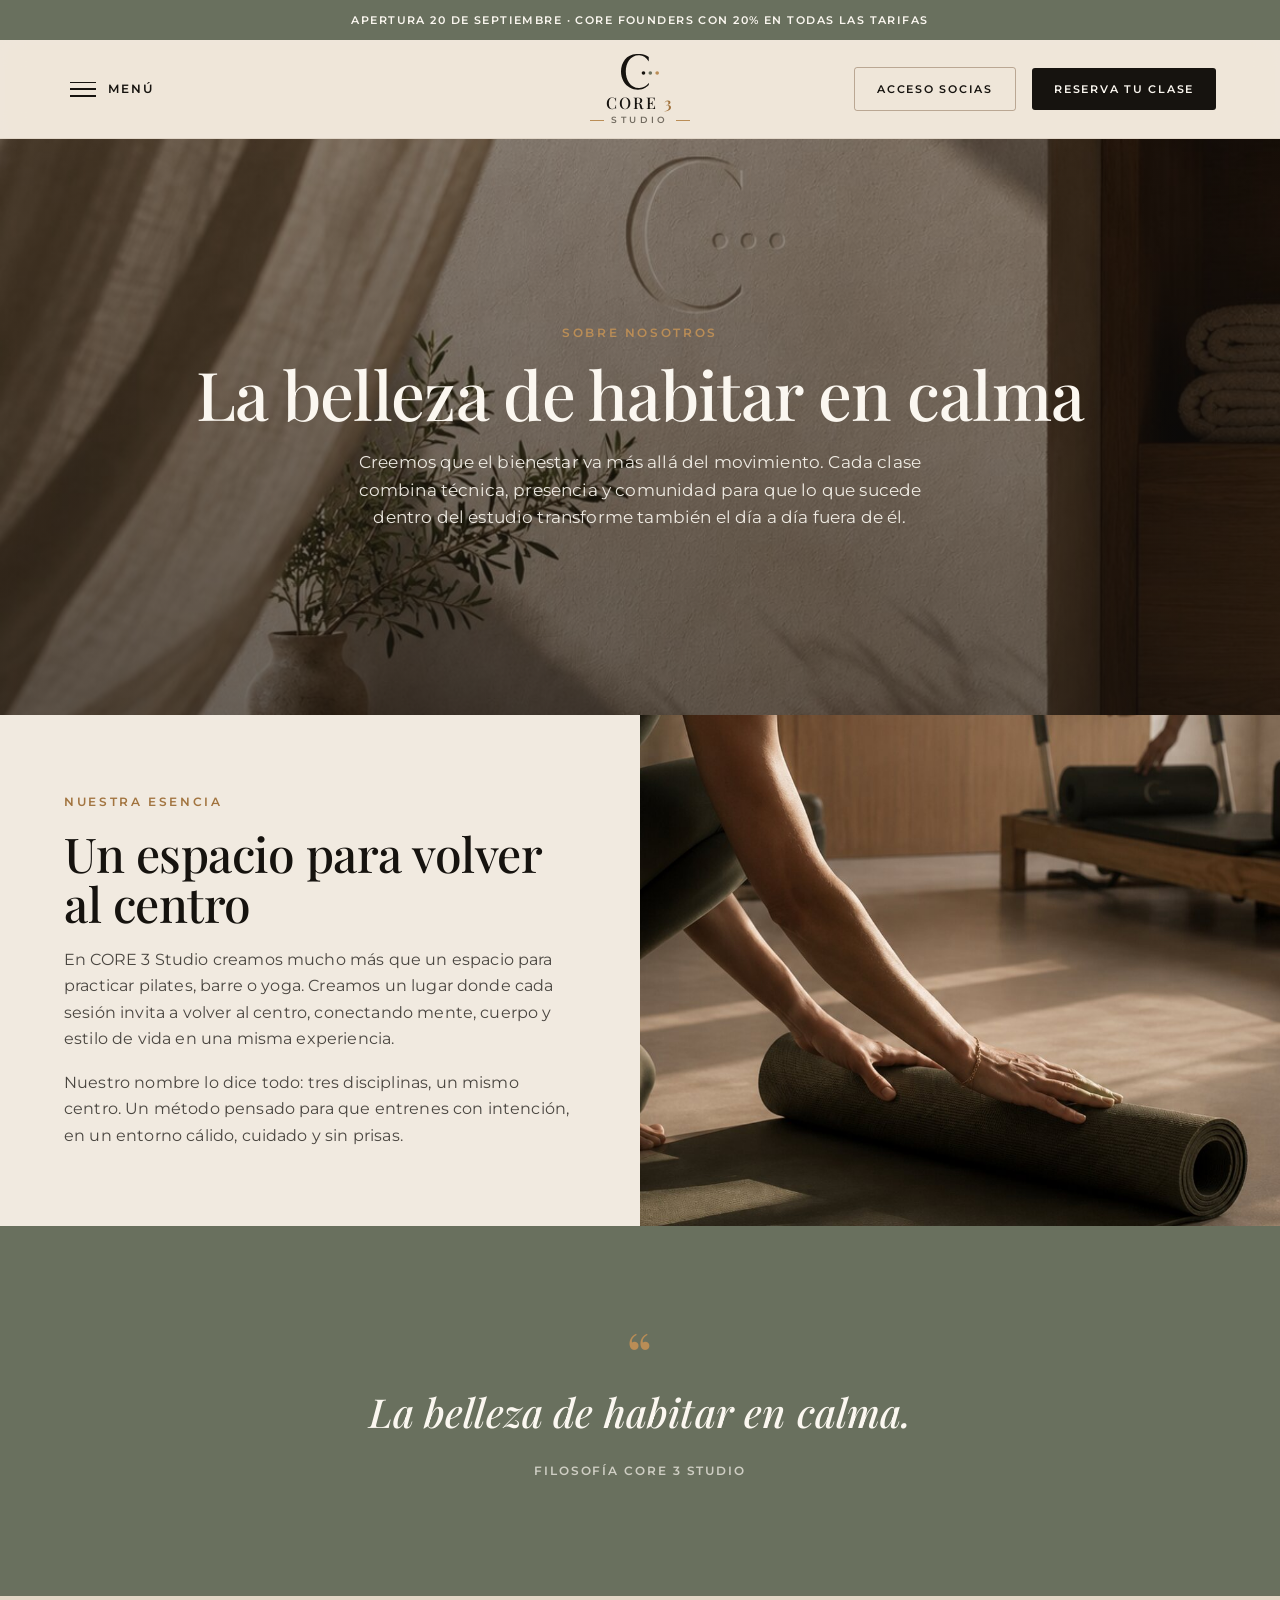
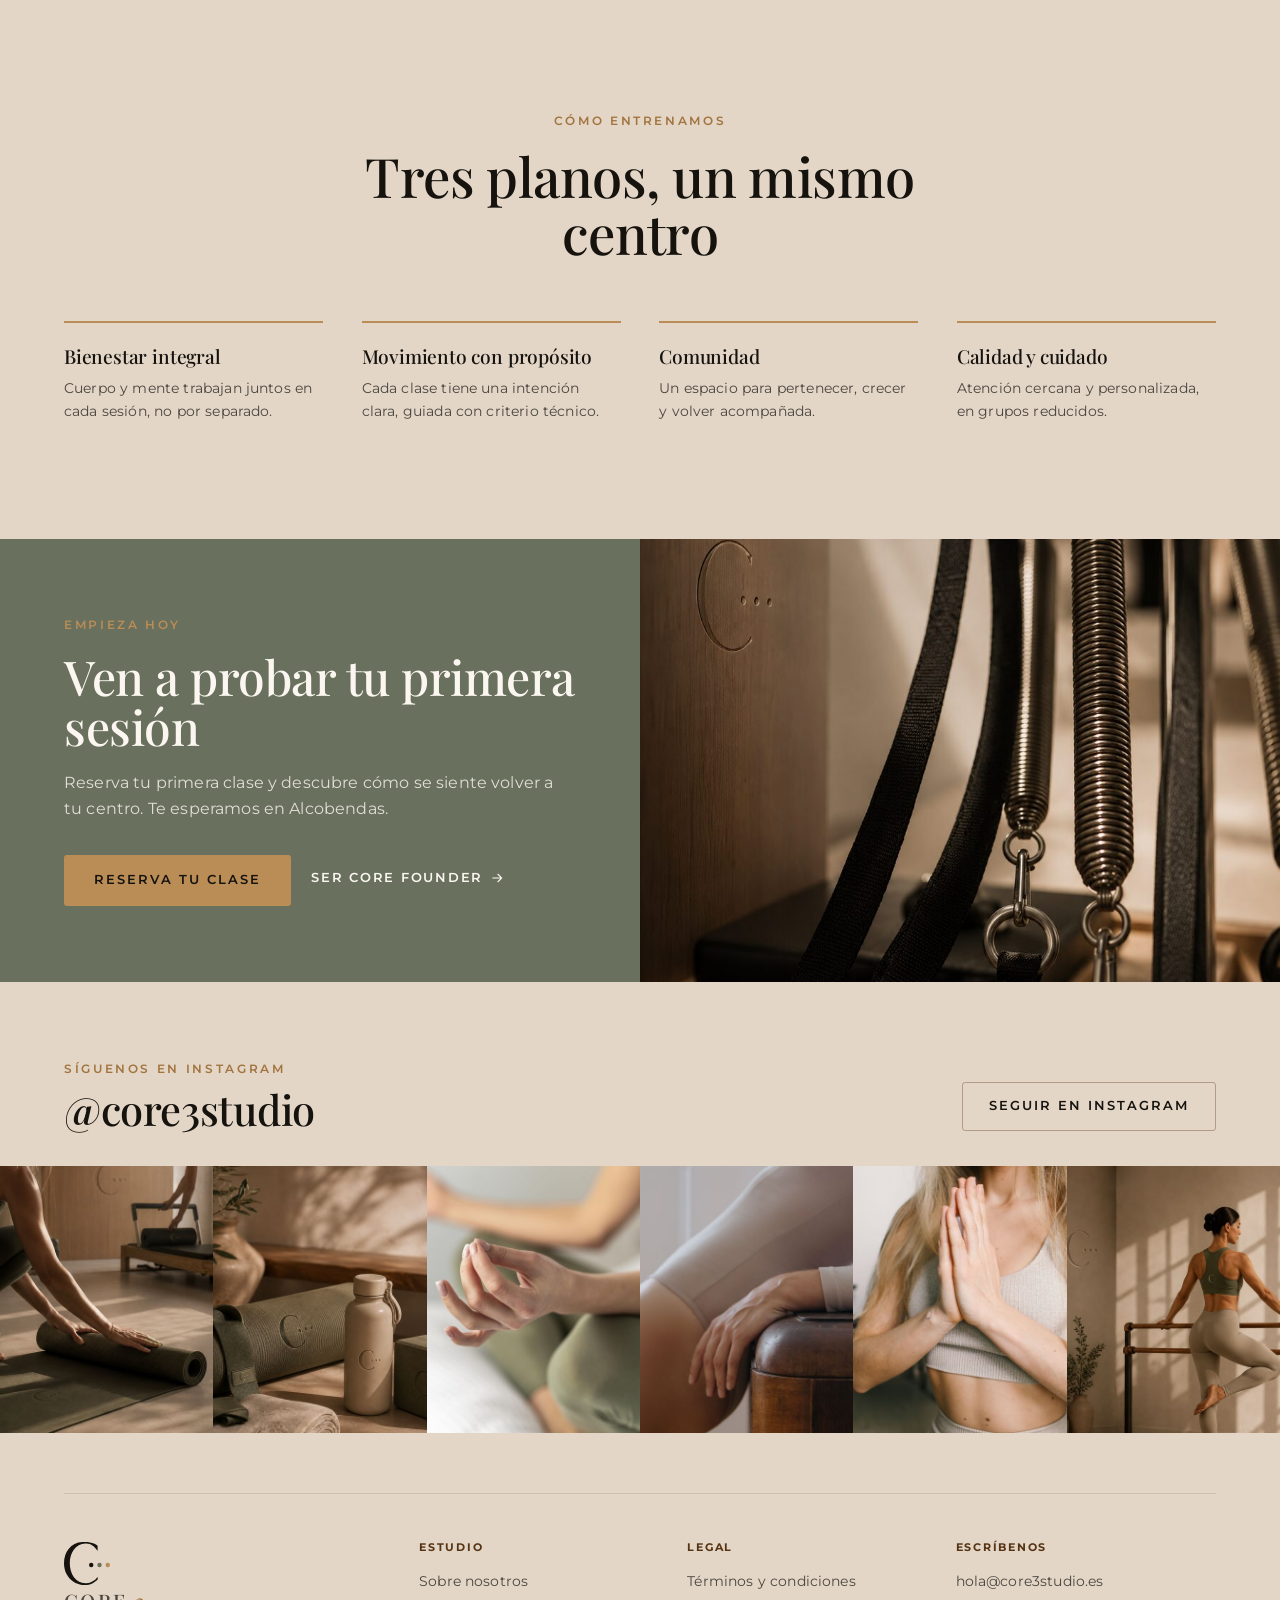
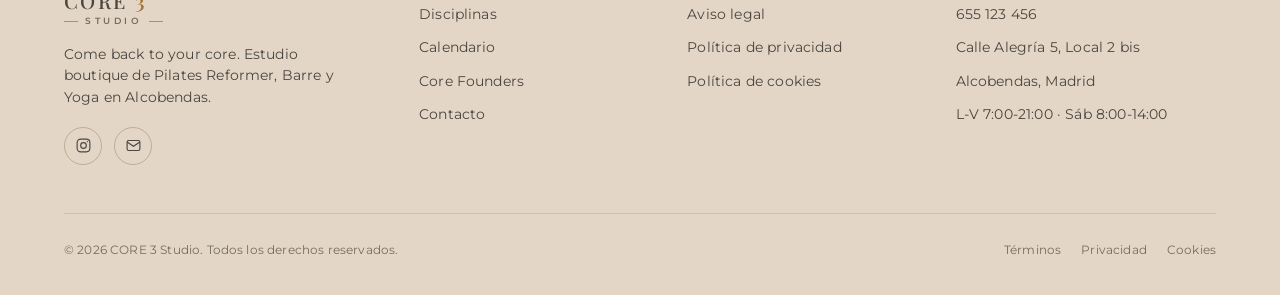
<file: about.html>
<!DOCTYPE html>
<html lang="es">
<head>
<meta charset="UTF-8">
<meta name="viewport" content="width=device-width, initial-scale=1">
<title>Sobre nosotros · CORE 3 Studio</title>
<meta name="description" content="CORE 3 Studio: tres disciplinas, un mismo centro. Descubre nuestra filosofía de bienestar integral en Alcobendas.">
<meta name="theme-color" content="#69705E">
<link rel="preload" href="assets/fonts/PlayfairDisplay.woff2" as="font" type="font/woff2" crossorigin>
<link rel="preload" href="assets/fonts/Montserrat.woff2" as="font" type="font/woff2" crossorigin>
<link rel="icon" href="assets/favicon.svg" type="image/svg+xml">
<link rel="icon" href="assets/favicon-32.png" sizes="32x32" type="image/png">
<link rel="icon" href="assets/favicon.ico" sizes="any">
<link rel="apple-touch-icon" href="assets/apple-touch-icon.png">
<link rel="stylesheet" href="css/styles.css">
</head>
<body>
<!-- ===== Announcement bar (editable desde CMS) ===== -->
<div class="announce">
  <div class="wrap-wide">
    <span class="a-side" aria-hidden="true"></span>
    <span class="a-main">Apertura 20 de septiembre · Core Founders con 20% en todas las tarifas</span>
  </div>
</div>

<!-- ===== Header ===== -->
<header class="site-header">
  <div class="nav wrap-wide">
    <button class="menu-btn" aria-label="Abrir menú" aria-expanded="false" aria-controls="fsmenu">
      <span class="menu-ico"><span></span><span></span><span></span></span>
      <span class="menu-txt">Menú</span>
    </button>
    <a href="index.html" class="nav-logo logo-mark" aria-label="CORE 3 Studio, inicio">
      <span class="logo-lockup">
          <svg class="mark" viewBox="0 0 746.1 699.8" role="img" aria-label="CORE 3">
            <path class="mc" d="M546,565.4c-41.9,64.2-107.6,100.8-183.8,103.7C8.3,682.5,2.2,13.8,359.7,23.6c76,2.1,131.7,44,174.5,107.4,1.7,2.5,6.2,9.9,11,17.7V60.7c-19-13.6-41.5-26.6-50.2-30.6C436.2,2.6,362.6-3.9,298.6,2,36.4,12.6-70.1,317.1,47.8,533.2c87.4,160.2,298.9,212,437.5,124.2,9.8-6.2,41.4-28.8,60.7-47.6v-44.3Z"/>
            <circle class="d1" cx="441.5" cy="373.4" r="35.8"/>
            <circle class="d2" cx="575.9" cy="373.4" r="35.8"/>
            <circle class="d3" cx="710.3" cy="373.4" r="35.8"/>
          </svg>
          <span class="word"><b>CORE</b> <span class="three">3</span></span>
          <span class="sub">Studio</span>
        </span>
    </a>
    <div class="nav-actions">
      <a href="https://backoffice.bsport.io/login?membership=[ID_CORE3]" class="btn btn-ghost btn-nav btn-login">Acceso socias</a>
      <a href="calendario.html" class="btn btn-dark btn-nav">Reserva tu clase</a>
    </div>
  </div>
</header>

<!-- ===== Full-screen menu ===== -->
<div class="fsmenu" id="fsmenu" aria-hidden="true">
  <button class="fsmenu-close" aria-label="Cerrar menú"><span></span><span></span></button>
  <div class="fsmenu-inner wrap-wide">
    <nav class="fsmenu-nav" aria-label="Menú principal">
      <a href="about.html">Sobre nosotros</a>
      <a href="index.html#disciplinas">Disciplinas</a>
      <a href="calendario.html">Calendario</a>
      <a href="core-founders.html">Core Founders</a>
      <a href="contacto.html">Contacto</a>
    </nav>
    <div class="fsmenu-aside">
      <div class="fsmenu-block">
        <span class="eyebrow">El estudio</span>
        <p>Calle Alegría 5, Local 2 bis<br>Alcobendas, Madrid</p>
        <p>Lun a Vie 7:00 - 21:00<br>Sábado 8:00 - 14:00</p>
      </div>
      <div class="fsmenu-block">
        <span class="eyebrow">Conecta</span>
        <a href="https://backoffice.bsport.io/login?membership=[ID_CORE3]" class="fsmenu-link">Acceso socias</a>
        <a href="https://instagram.com/core3studio" target="_blank" rel="noopener" class="fsmenu-link">@core3studio</a>
        <a href="mailto:hola@core3studio.es" class="fsmenu-link">hola@core3studio.es</a>
      </div>
      <a href="calendario.html" class="btn btn-amber fsmenu-cta">Reserva tu clase</a>
    </div>
  </div>
</div>

<main>

<section class="page-hero page-hero-media">
  <img class="page-hero-bg" src="assets/img/calm-bench.jpg" alt="Rincón sereno de CORE 3 Studio" fetchpriority="high">
  <span class="page-hero-scrim"></span>
  <div class="wrap">
    <span class="eyebrow reveal">Sobre nosotros</span>
    <h1 class="reveal d1">La belleza de habitar en calma</h1>
    <p class="reveal d2">Creemos que el bienestar va más allá del movimiento. Cada clase combina técnica, presencia y comunidad para que lo que sucede dentro del estudio transforme también el día a día fuera de él.</p>
  </div>
</section>

<section class="split founders-split reverse">
  <div class="split-media"><img src="assets/img/about-mat.jpg" alt="Preparando la práctica en CORE 3 Studio" loading="lazy"></div>
  <div class="split-copy">
    <span class="eyebrow reveal">Nuestra esencia</span>
    <h2 class="reveal">Un espacio para volver al centro</h2>
    <p class="reveal">En CORE 3 Studio creamos mucho más que un espacio para practicar pilates, barre o yoga. Creamos un lugar donde cada sesión invita a volver al centro, conectando mente, cuerpo y estilo de vida en una misma experiencia.</p>
    <p class="reveal">Nuestro nombre lo dice todo: tres disciplinas, un mismo centro. Un método pensado para que entrenes con intención, en un entorno cálido, cuidado y sin prisas.</p>
  </div>
</section>

<section class="quote-block section">
  <div class="wrap reveal">
    <span class="mark-q">&ldquo;</span>
    <blockquote>La belleza de habitar en calma.</blockquote>
    <cite>Filosofía CORE 3 Studio</cite>
  </div>
</section>

<section class="section" style="background:var(--linen)">
  <div class="wrap-wide">
    <div class="section-head center reveal">
      <span class="eyebrow">Cómo entrenamos</span>
      <h2 class="section-title">Tres planos, un mismo centro</h2>
    </div>
    <div class="feature-row reveal">
      <div class="feature-item"><h4>Bienestar integral</h4><p>Cuerpo y mente trabajan juntos en cada sesión, no por separado.</p></div>
      <div class="feature-item"><h4>Movimiento con propósito</h4><p>Cada clase tiene una intención clara, guiada con criterio técnico.</p></div>
      <div class="feature-item"><h4>Comunidad</h4><p>Un espacio para pertenecer, crecer y volver acompañada.</p></div>
      <div class="feature-item"><h4>Calidad y cuidado</h4><p>Atención cercana y personalizada, en grupos reducidos.</p></div>
    </div>
  </div>
</section>

<section class="split split-forest">
  <div class="split-copy">
    <span class="eyebrow reveal">Empieza hoy</span>
    <h2 class="reveal">Ven a probar tu primera sesión</h2>
    <p class="reveal">Reserva tu primera clase y descubre cómo se siente volver a tu centro. Te esperamos en Alcobendas.</p>
    <div class="actions reveal"><a href="calendario.html" class="btn btn-amber">Reserva tu clase</a><a href="core-founders.html" class="link-underline" style="color:var(--cream)">Ser Core Founder <svg width="16" height="16" viewBox="0 0 24 24" fill="none" stroke="currentColor" stroke-width="1.6"><path d="M5 12h14M13 6l6 6-6 6"/></svg></a></div>
  </div>
  <div class="split-media"><img src="assets/img/detail-springs.jpg" alt="Detalle de máquina reformer en CORE 3 Studio" loading="lazy"></div>
</section>

<!-- ===== Instagram ===== -->
<section class="ig-section">
  <div class="wrap-wide">
    <div class="ig-head reveal">
      <div>
        <span class="eyebrow">Síguenos en Instagram</span>
        <h3>@core3studio</h3>
      </div>
      <a href="https://instagram.com/core3studio" target="_blank" rel="noopener" class="btn btn-ghost ig-follow">Seguir en Instagram</a>
    </div>
  </div>
  <!-- Galería a sangre. Sustituir cada href por el permalink real de cada post de Instagram -->
  <div class="ig-grid reveal">
    <a class="ig-item" href="https://www.instagram.com/core3studio/" target="_blank" rel="noopener" aria-label="Ver esta publicación en Instagram">
      <img src="assets/img/gal-1.jpg" alt="Publicación de CORE 3 Studio en Instagram" loading="lazy">
      <span class="ig-ov"><svg class="ig-glyph" viewBox="0 0 24 24" fill="none" stroke="currentColor" stroke-width="1.5"><rect x="3" y="3" width="18" height="18" rx="5"/><circle cx="12" cy="12" r="4"/><circle cx="17.5" cy="6.5" r="1.1" fill="currentColor" stroke="none"/></svg></span>
    </a>
    <a class="ig-item" href="https://www.instagram.com/core3studio/" target="_blank" rel="noopener" aria-label="Ver esta publicación en Instagram">
      <img src="assets/img/gal-2.jpg" alt="Publicación de CORE 3 Studio en Instagram" loading="lazy">
      <span class="ig-ov"><svg class="ig-glyph" viewBox="0 0 24 24" fill="none" stroke="currentColor" stroke-width="1.5"><rect x="3" y="3" width="18" height="18" rx="5"/><circle cx="12" cy="12" r="4"/><circle cx="17.5" cy="6.5" r="1.1" fill="currentColor" stroke="none"/></svg></span>
    </a>
    <a class="ig-item" href="https://www.instagram.com/core3studio/" target="_blank" rel="noopener" aria-label="Ver esta publicación en Instagram">
      <img src="assets/img/gal-3.jpg" alt="Publicación de CORE 3 Studio en Instagram" loading="lazy">
      <span class="ig-ov"><svg class="ig-glyph" viewBox="0 0 24 24" fill="none" stroke="currentColor" stroke-width="1.5"><rect x="3" y="3" width="18" height="18" rx="5"/><circle cx="12" cy="12" r="4"/><circle cx="17.5" cy="6.5" r="1.1" fill="currentColor" stroke="none"/></svg></span>
    </a>
    <a class="ig-item" href="https://www.instagram.com/core3studio/" target="_blank" rel="noopener" aria-label="Ver esta publicación en Instagram">
      <img src="assets/img/gal-4.jpg" alt="Publicación de CORE 3 Studio en Instagram" loading="lazy">
      <span class="ig-ov"><svg class="ig-glyph" viewBox="0 0 24 24" fill="none" stroke="currentColor" stroke-width="1.5"><rect x="3" y="3" width="18" height="18" rx="5"/><circle cx="12" cy="12" r="4"/><circle cx="17.5" cy="6.5" r="1.1" fill="currentColor" stroke="none"/></svg></span>
    </a>
    <a class="ig-item" href="https://www.instagram.com/core3studio/" target="_blank" rel="noopener" aria-label="Ver esta publicación en Instagram">
      <img src="assets/img/gal-5.jpg" alt="Publicación de CORE 3 Studio en Instagram" loading="lazy">
      <span class="ig-ov"><svg class="ig-glyph" viewBox="0 0 24 24" fill="none" stroke="currentColor" stroke-width="1.5"><rect x="3" y="3" width="18" height="18" rx="5"/><circle cx="12" cy="12" r="4"/><circle cx="17.5" cy="6.5" r="1.1" fill="currentColor" stroke="none"/></svg></span>
    </a>
    <a class="ig-item" href="https://www.instagram.com/core3studio/" target="_blank" rel="noopener" aria-label="Ver esta publicación en Instagram">
      <img src="assets/img/gal-6.jpg" alt="Publicación de CORE 3 Studio en Instagram" loading="lazy">
      <span class="ig-ov"><svg class="ig-glyph" viewBox="0 0 24 24" fill="none" stroke="currentColor" stroke-width="1.5"><rect x="3" y="3" width="18" height="18" rx="5"/><circle cx="12" cy="12" r="4"/><circle cx="17.5" cy="6.5" r="1.1" fill="currentColor" stroke="none"/></svg></span>
    </a>
  </div>
</section>

</main>
<!-- ===== Footer ===== -->
<footer class="site-footer">
  <div class="wrap-wide">
    <div class="footer-top">
      <div class="footer-brand">
        <a href="index.html" class="logo-mark" aria-label="CORE 3 Studio">
          <span class="logo-lockup">
            <svg class="mark" viewBox="0 0 746.1 699.8" aria-hidden="true">
              <path class="mc" d="M546,565.4c-41.9,64.2-107.6,100.8-183.8,103.7C8.3,682.5,2.2,13.8,359.7,23.6c76,2.1,131.7,44,174.5,107.4,1.7,2.5,6.2,9.9,11,17.7V60.7c-19-13.6-41.5-26.6-50.2-30.6C436.2,2.6,362.6-3.9,298.6,2,36.4,12.6-70.1,317.1,47.8,533.2c87.4,160.2,298.9,212,437.5,124.2,9.8-6.2,41.4-28.8,60.7-47.6v-44.3Z"/>
              <circle class="d1" cx="441.5" cy="373.4" r="35.8"/><circle class="d2" cx="575.9" cy="373.4" r="35.8"/><circle class="d3" cx="710.3" cy="373.4" r="35.8"/>
            </svg>
            <span class="word"><b>CORE</b> <span class="three">3</span></span>
            <span class="sub">Studio</span>
          </span>
        </a>
        <p>Come back to your core. Estudio boutique de Pilates Reformer, Barre y Yoga en Alcobendas.</p>
        <div class="footer-social">
          <a href="https://instagram.com/core3studio" aria-label="Instagram"><svg viewBox="0 0 24 24" fill="none" stroke="currentColor" stroke-width="1.6"><rect x="3" y="3" width="18" height="18" rx="5"/><circle cx="12" cy="12" r="4"/><circle cx="17.5" cy="6.5" r="1" fill="currentColor" stroke="none"/></svg></a>
          <a href="mailto:hola@core3studio.es" aria-label="Email"><svg viewBox="0 0 24 24" fill="none" stroke="currentColor" stroke-width="1.6"><rect x="3" y="5" width="18" height="14" rx="2"/><path d="m3 7 9 6 9-6"/></svg></a>
        </div>
      </div>
      <div class="footer-col">
        <h4>Estudio</h4>
        <ul>
          <li><a href="about.html">Sobre nosotros</a></li>
          <li><a href="index.html#disciplinas">Disciplinas</a></li>
          <li><a href="calendario.html">Calendario</a></li>
          <li><a href="core-founders.html">Core Founders</a></li>
          <li><a href="contacto.html">Contacto</a></li>
        </ul>
      </div>
      <div class="footer-col">
        <h4>Legal</h4>
        <ul>
          <li><a href="#">Términos y condiciones</a></li>
          <li><a href="#">Aviso legal</a></li>
          <li><a href="#">Política de privacidad</a></li>
          <li><a href="#">Política de cookies</a></li>
        </ul>
      </div>
      <div class="footer-col">
        <h4>Escríbenos</h4>
        <ul>
          <li><a href="mailto:hola@core3studio.es">hola@core3studio.es</a></li>
          <li><a href="tel:+34655123456">655 123 456</a></li>
          <li>Calle Alegría 5, Local 2 bis</li>
          <li>Alcobendas, Madrid</li>
          <li>L-V 7:00-21:00 · Sáb 8:00-14:00</li>
        </ul>
      </div>
    </div>
    <div class="footer-bottom">
      <span>© <span id="year">2026</span> CORE 3 Studio. Todos los derechos reservados.</span>
      <span class="fb-links"><a href="#">Términos</a><a href="#">Privacidad</a><a href="#">Cookies</a></span>
    </div>
  </div>
</footer>

<script src="js/main.js"></script>
</body>
</html>
</file>
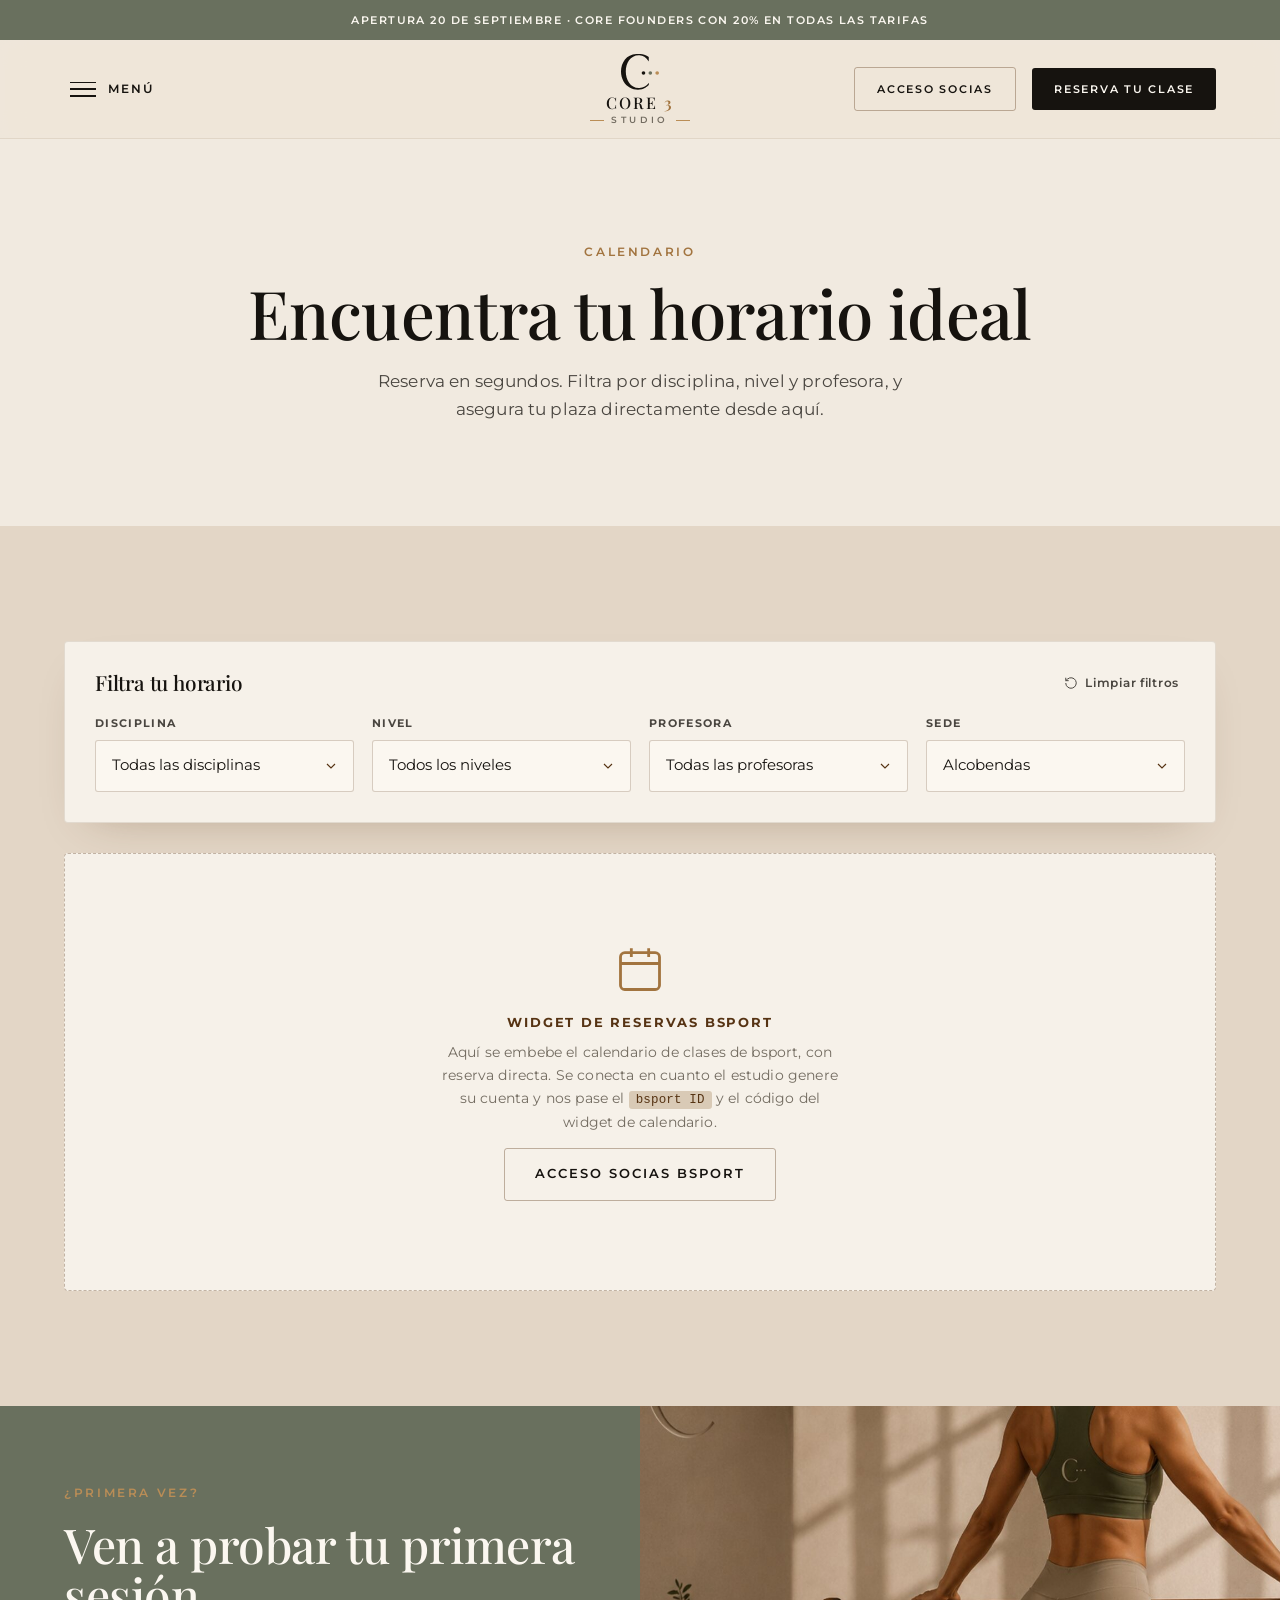
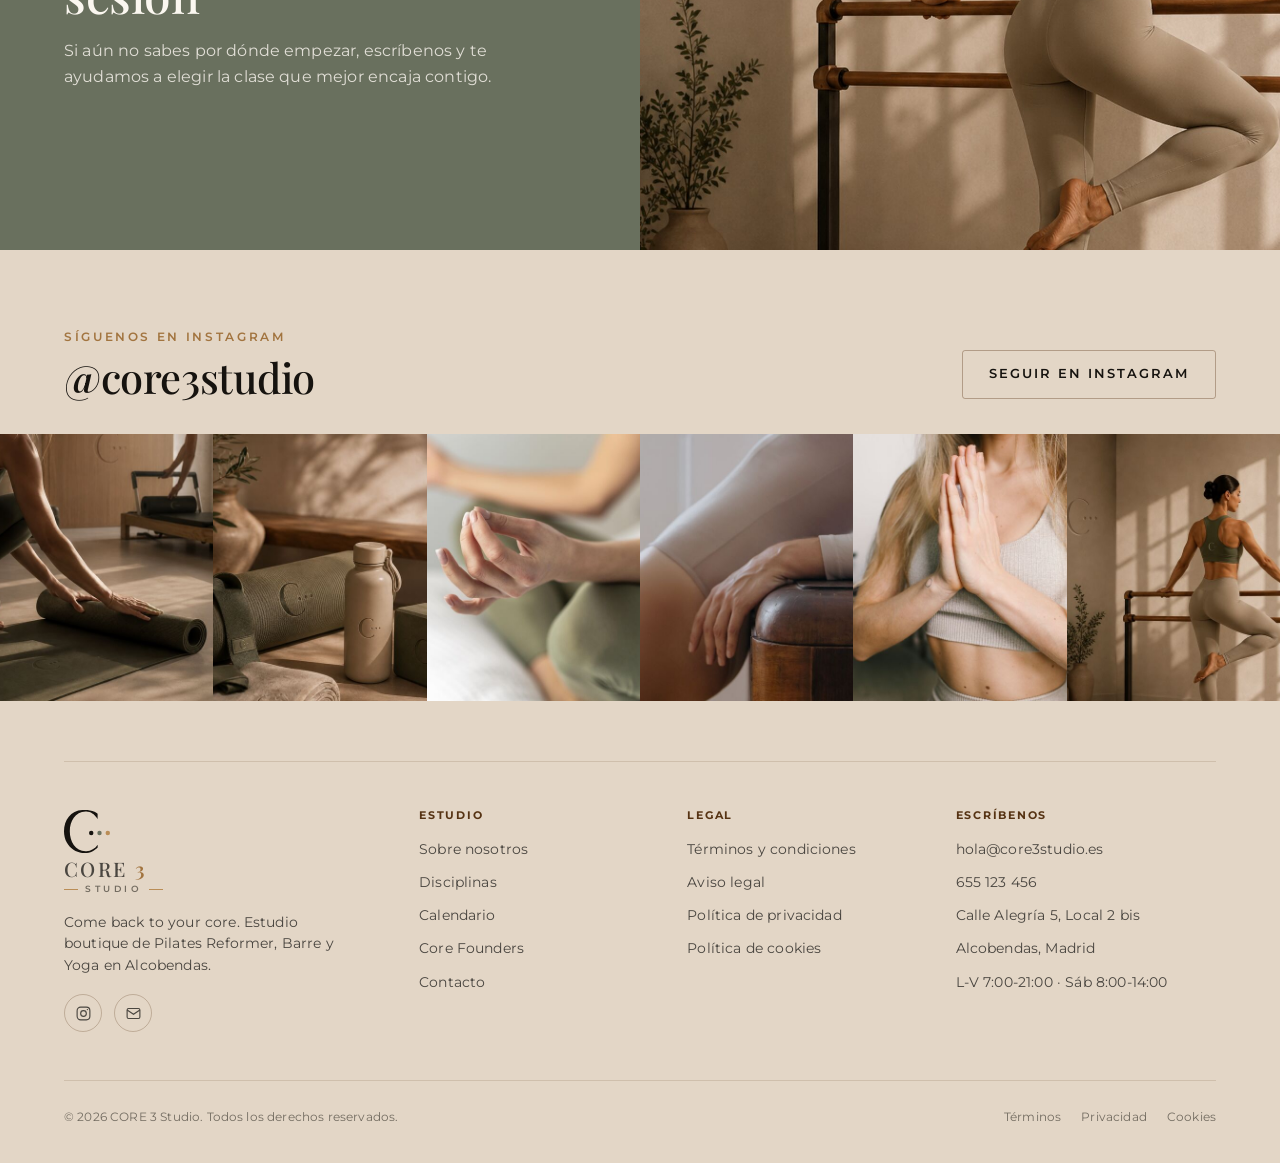
<file: calendario.html>
<!DOCTYPE html>
<html lang="es">
<head>
<meta charset="UTF-8">
<meta name="viewport" content="width=device-width, initial-scale=1">
<title>Calendario y reservas · CORE 3 Studio</title>
<meta name="description" content="Consulta el horario de clases de Pilates Reformer, Hot Pilates, Barre y Yoga y reserva tu plaza en CORE 3 Studio, Alcobendas.">
<meta name="theme-color" content="#69705E">
<link rel="preload" href="assets/fonts/PlayfairDisplay.woff2" as="font" type="font/woff2" crossorigin>
<link rel="preload" href="assets/fonts/Montserrat.woff2" as="font" type="font/woff2" crossorigin>
<link rel="icon" href="assets/favicon.svg" type="image/svg+xml">
<link rel="icon" href="assets/favicon-32.png" sizes="32x32" type="image/png">
<link rel="icon" href="assets/favicon.ico" sizes="any">
<link rel="apple-touch-icon" href="assets/apple-touch-icon.png">
<link rel="stylesheet" href="css/styles.css">
</head>
<body>
<!-- ===== Announcement bar (editable desde CMS) ===== -->
<div class="announce">
  <div class="wrap-wide">
    <span class="a-side" aria-hidden="true"></span>
    <span class="a-main">Apertura 20 de septiembre · Core Founders con 20% en todas las tarifas</span>
  </div>
</div>

<!-- ===== Header ===== -->
<header class="site-header">
  <div class="nav wrap-wide">
    <button class="menu-btn" aria-label="Abrir menú" aria-expanded="false" aria-controls="fsmenu">
      <span class="menu-ico"><span></span><span></span><span></span></span>
      <span class="menu-txt">Menú</span>
    </button>
    <a href="index.html" class="nav-logo logo-mark" aria-label="CORE 3 Studio, inicio">
      <span class="logo-lockup">
          <svg class="mark" viewBox="0 0 746.1 699.8" role="img" aria-label="CORE 3">
            <path class="mc" d="M546,565.4c-41.9,64.2-107.6,100.8-183.8,103.7C8.3,682.5,2.2,13.8,359.7,23.6c76,2.1,131.7,44,174.5,107.4,1.7,2.5,6.2,9.9,11,17.7V60.7c-19-13.6-41.5-26.6-50.2-30.6C436.2,2.6,362.6-3.9,298.6,2,36.4,12.6-70.1,317.1,47.8,533.2c87.4,160.2,298.9,212,437.5,124.2,9.8-6.2,41.4-28.8,60.7-47.6v-44.3Z"/>
            <circle class="d1" cx="441.5" cy="373.4" r="35.8"/>
            <circle class="d2" cx="575.9" cy="373.4" r="35.8"/>
            <circle class="d3" cx="710.3" cy="373.4" r="35.8"/>
          </svg>
          <span class="word"><b>CORE</b> <span class="three">3</span></span>
          <span class="sub">Studio</span>
        </span>
    </a>
    <div class="nav-actions">
      <a href="https://backoffice.bsport.io/login?membership=[ID_CORE3]" class="btn btn-ghost btn-nav btn-login">Acceso socias</a>
      <a href="calendario.html" class="btn btn-dark btn-nav">Reserva tu clase</a>
    </div>
  </div>
</header>

<!-- ===== Full-screen menu ===== -->
<div class="fsmenu" id="fsmenu" aria-hidden="true">
  <button class="fsmenu-close" aria-label="Cerrar menú"><span></span><span></span></button>
  <div class="fsmenu-inner wrap-wide">
    <nav class="fsmenu-nav" aria-label="Menú principal">
      <a href="about.html">Sobre nosotros</a>
      <a href="index.html#disciplinas">Disciplinas</a>
      <a href="calendario.html">Calendario</a>
      <a href="core-founders.html">Core Founders</a>
      <a href="contacto.html">Contacto</a>
    </nav>
    <div class="fsmenu-aside">
      <div class="fsmenu-block">
        <span class="eyebrow">El estudio</span>
        <p>Calle Alegría 5, Local 2 bis<br>Alcobendas, Madrid</p>
        <p>Lun a Vie 7:00 - 21:00<br>Sábado 8:00 - 14:00</p>
      </div>
      <div class="fsmenu-block">
        <span class="eyebrow">Conecta</span>
        <a href="https://backoffice.bsport.io/login?membership=[ID_CORE3]" class="fsmenu-link">Acceso socias</a>
        <a href="https://instagram.com/core3studio" target="_blank" rel="noopener" class="fsmenu-link">@core3studio</a>
        <a href="mailto:hola@core3studio.es" class="fsmenu-link">hola@core3studio.es</a>
      </div>
      <a href="calendario.html" class="btn btn-amber fsmenu-cta">Reserva tu clase</a>
    </div>
  </div>
</div>

<main>

<section class="page-hero">
  <div class="wrap">
    <span class="eyebrow reveal">Calendario</span>
    <h1 class="reveal d1">Encuentra tu horario ideal</h1>
    <p class="reveal d2">Reserva en segundos. Filtra por disciplina, nivel y profesora, y asegura tu plaza directamente desde aquí.</p>
  </div>
</section>

<section class="section" style="background:var(--linen)">
  <div class="wrap-wide">
    <div class="cal-panel reveal">
      <div class="cal-panel-head">
        <h3>Filtra tu horario</h3>
        <button type="button" class="cal-reset" id="cal-reset">
          <svg width="14" height="14" viewBox="0 0 24 24" fill="none" stroke="currentColor" stroke-width="1.7"><path d="M3 12a9 9 0 1 0 3-6.7L3 8"/><path d="M3 3v5h5"/></svg>
          Limpiar filtros
        </button>
      </div>
      <div class="cal-filters">
        <div class="cal-field">
          <label for="f-disciplina">Disciplina</label>
          <div class="select-wrap">
            <select id="f-disciplina"><option>Todas las disciplinas</option><option>Pilates Reformer</option><option>Hot Pilates</option><option>Barre</option><option>Yoga</option></select>
            <svg class="select-chev" viewBox="0 0 24 24" fill="none" stroke="currentColor" stroke-width="1.7"><path d="m6 9 6 6 6-6"/></svg>
          </div>
        </div>
        <div class="cal-field">
          <label for="f-nivel">Nivel</label>
          <div class="select-wrap">
            <select id="f-nivel"><option>Todos los niveles</option><option>Suave</option><option>Intermedio</option><option>Avanzado</option></select>
            <svg class="select-chev" viewBox="0 0 24 24" fill="none" stroke="currentColor" stroke-width="1.7"><path d="m6 9 6 6 6-6"/></svg>
          </div>
        </div>
        <div class="cal-field">
          <label for="f-profesora">Profesora</label>
          <div class="select-wrap">
            <select id="f-profesora"><option>Todas las profesoras</option><option>Por confirmar</option></select>
            <svg class="select-chev" viewBox="0 0 24 24" fill="none" stroke="currentColor" stroke-width="1.7"><path d="m6 9 6 6 6-6"/></svg>
          </div>
        </div>
        <div class="cal-field">
          <label for="f-sede">Sede</label>
          <div class="select-wrap">
            <select id="f-sede"><option>Alcobendas</option></select>
            <svg class="select-chev" viewBox="0 0 24 24" fill="none" stroke="currentColor" stroke-width="1.7"><path d="m6 9 6 6 6-6"/></svg>
          </div>
        </div>
      </div>
    </div>

    <div class="widget-embed reveal">
      <span class="wic"><svg viewBox="0 0 24 24"><rect x="3" y="4" width="18" height="17" rx="2"/><path d="M3 9h18M8 2v4M16 2v4"/></svg></span>
      <h3>Widget de reservas bsport</h3>
      <p>Aquí se embebe el calendario de clases de bsport, con reserva directa. Se conecta en cuanto el estudio genere su cuenta y nos pase el <code>bsport ID</code> y el código del widget de calendario.</p>
      <p style="margin-top:14px"><a href="https://backoffice.bsport.io/login?membership=[ID_CORE3]" class="btn btn-ghost">Acceso socias bsport</a></p>
    </div>
  </div>
</section>

<section class="split split-forest reverse">
  <div class="split-media"><img src="assets/img/calendar-band.jpg" alt="Clase en CORE 3 Studio" loading="lazy"></div>
  <div class="split-copy">
    <span class="eyebrow reveal">¿Primera vez?</span>
    <h2 class="reveal">Ven a probar tu primera sesión</h2>
    <p class="reveal">Si aún no sabes por dónde empezar, escríbenos y te ayudamos a elegir la clase que mejor encaja contigo.</p>
    <div class="actions reveal"><a href="contacto.html" class="btn btn-amber">Escríbenos</a></div>
  </div>
</section>

<!-- ===== Instagram ===== -->
<section class="ig-section">
  <div class="wrap-wide">
    <div class="ig-head reveal">
      <div>
        <span class="eyebrow">Síguenos en Instagram</span>
        <h3>@core3studio</h3>
      </div>
      <a href="https://instagram.com/core3studio" target="_blank" rel="noopener" class="btn btn-ghost ig-follow">Seguir en Instagram</a>
    </div>
  </div>
  <!-- Galería a sangre. Sustituir cada href por el permalink real de cada post de Instagram -->
  <div class="ig-grid reveal">
    <a class="ig-item" href="https://www.instagram.com/core3studio/" target="_blank" rel="noopener" aria-label="Ver esta publicación en Instagram">
      <img src="assets/img/gal-1.jpg" alt="Publicación de CORE 3 Studio en Instagram" loading="lazy">
      <span class="ig-ov"><svg class="ig-glyph" viewBox="0 0 24 24" fill="none" stroke="currentColor" stroke-width="1.5"><rect x="3" y="3" width="18" height="18" rx="5"/><circle cx="12" cy="12" r="4"/><circle cx="17.5" cy="6.5" r="1.1" fill="currentColor" stroke="none"/></svg></span>
    </a>
    <a class="ig-item" href="https://www.instagram.com/core3studio/" target="_blank" rel="noopener" aria-label="Ver esta publicación en Instagram">
      <img src="assets/img/gal-2.jpg" alt="Publicación de CORE 3 Studio en Instagram" loading="lazy">
      <span class="ig-ov"><svg class="ig-glyph" viewBox="0 0 24 24" fill="none" stroke="currentColor" stroke-width="1.5"><rect x="3" y="3" width="18" height="18" rx="5"/><circle cx="12" cy="12" r="4"/><circle cx="17.5" cy="6.5" r="1.1" fill="currentColor" stroke="none"/></svg></span>
    </a>
    <a class="ig-item" href="https://www.instagram.com/core3studio/" target="_blank" rel="noopener" aria-label="Ver esta publicación en Instagram">
      <img src="assets/img/gal-3.jpg" alt="Publicación de CORE 3 Studio en Instagram" loading="lazy">
      <span class="ig-ov"><svg class="ig-glyph" viewBox="0 0 24 24" fill="none" stroke="currentColor" stroke-width="1.5"><rect x="3" y="3" width="18" height="18" rx="5"/><circle cx="12" cy="12" r="4"/><circle cx="17.5" cy="6.5" r="1.1" fill="currentColor" stroke="none"/></svg></span>
    </a>
    <a class="ig-item" href="https://www.instagram.com/core3studio/" target="_blank" rel="noopener" aria-label="Ver esta publicación en Instagram">
      <img src="assets/img/gal-4.jpg" alt="Publicación de CORE 3 Studio en Instagram" loading="lazy">
      <span class="ig-ov"><svg class="ig-glyph" viewBox="0 0 24 24" fill="none" stroke="currentColor" stroke-width="1.5"><rect x="3" y="3" width="18" height="18" rx="5"/><circle cx="12" cy="12" r="4"/><circle cx="17.5" cy="6.5" r="1.1" fill="currentColor" stroke="none"/></svg></span>
    </a>
    <a class="ig-item" href="https://www.instagram.com/core3studio/" target="_blank" rel="noopener" aria-label="Ver esta publicación en Instagram">
      <img src="assets/img/gal-5.jpg" alt="Publicación de CORE 3 Studio en Instagram" loading="lazy">
      <span class="ig-ov"><svg class="ig-glyph" viewBox="0 0 24 24" fill="none" stroke="currentColor" stroke-width="1.5"><rect x="3" y="3" width="18" height="18" rx="5"/><circle cx="12" cy="12" r="4"/><circle cx="17.5" cy="6.5" r="1.1" fill="currentColor" stroke="none"/></svg></span>
    </a>
    <a class="ig-item" href="https://www.instagram.com/core3studio/" target="_blank" rel="noopener" aria-label="Ver esta publicación en Instagram">
      <img src="assets/img/gal-6.jpg" alt="Publicación de CORE 3 Studio en Instagram" loading="lazy">
      <span class="ig-ov"><svg class="ig-glyph" viewBox="0 0 24 24" fill="none" stroke="currentColor" stroke-width="1.5"><rect x="3" y="3" width="18" height="18" rx="5"/><circle cx="12" cy="12" r="4"/><circle cx="17.5" cy="6.5" r="1.1" fill="currentColor" stroke="none"/></svg></span>
    </a>
  </div>
</section>

</main>
<!-- ===== Footer ===== -->
<footer class="site-footer">
  <div class="wrap-wide">
    <div class="footer-top">
      <div class="footer-brand">
        <a href="index.html" class="logo-mark" aria-label="CORE 3 Studio">
          <span class="logo-lockup">
            <svg class="mark" viewBox="0 0 746.1 699.8" aria-hidden="true">
              <path class="mc" d="M546,565.4c-41.9,64.2-107.6,100.8-183.8,103.7C8.3,682.5,2.2,13.8,359.7,23.6c76,2.1,131.7,44,174.5,107.4,1.7,2.5,6.2,9.9,11,17.7V60.7c-19-13.6-41.5-26.6-50.2-30.6C436.2,2.6,362.6-3.9,298.6,2,36.4,12.6-70.1,317.1,47.8,533.2c87.4,160.2,298.9,212,437.5,124.2,9.8-6.2,41.4-28.8,60.7-47.6v-44.3Z"/>
              <circle class="d1" cx="441.5" cy="373.4" r="35.8"/><circle class="d2" cx="575.9" cy="373.4" r="35.8"/><circle class="d3" cx="710.3" cy="373.4" r="35.8"/>
            </svg>
            <span class="word"><b>CORE</b> <span class="three">3</span></span>
            <span class="sub">Studio</span>
          </span>
        </a>
        <p>Come back to your core. Estudio boutique de Pilates Reformer, Barre y Yoga en Alcobendas.</p>
        <div class="footer-social">
          <a href="https://instagram.com/core3studio" aria-label="Instagram"><svg viewBox="0 0 24 24" fill="none" stroke="currentColor" stroke-width="1.6"><rect x="3" y="3" width="18" height="18" rx="5"/><circle cx="12" cy="12" r="4"/><circle cx="17.5" cy="6.5" r="1" fill="currentColor" stroke="none"/></svg></a>
          <a href="mailto:hola@core3studio.es" aria-label="Email"><svg viewBox="0 0 24 24" fill="none" stroke="currentColor" stroke-width="1.6"><rect x="3" y="5" width="18" height="14" rx="2"/><path d="m3 7 9 6 9-6"/></svg></a>
        </div>
      </div>
      <div class="footer-col">
        <h4>Estudio</h4>
        <ul>
          <li><a href="about.html">Sobre nosotros</a></li>
          <li><a href="index.html#disciplinas">Disciplinas</a></li>
          <li><a href="calendario.html">Calendario</a></li>
          <li><a href="core-founders.html">Core Founders</a></li>
          <li><a href="contacto.html">Contacto</a></li>
        </ul>
      </div>
      <div class="footer-col">
        <h4>Legal</h4>
        <ul>
          <li><a href="#">Términos y condiciones</a></li>
          <li><a href="#">Aviso legal</a></li>
          <li><a href="#">Política de privacidad</a></li>
          <li><a href="#">Política de cookies</a></li>
        </ul>
      </div>
      <div class="footer-col">
        <h4>Escríbenos</h4>
        <ul>
          <li><a href="mailto:hola@core3studio.es">hola@core3studio.es</a></li>
          <li><a href="tel:+34655123456">655 123 456</a></li>
          <li>Calle Alegría 5, Local 2 bis</li>
          <li>Alcobendas, Madrid</li>
          <li>L-V 7:00-21:00 · Sáb 8:00-14:00</li>
        </ul>
      </div>
    </div>
    <div class="footer-bottom">
      <span>© <span id="year">2026</span> CORE 3 Studio. Todos los derechos reservados.</span>
      <span class="fb-links"><a href="#">Términos</a><a href="#">Privacidad</a><a href="#">Cookies</a></span>
    </div>
  </div>
</footer>

<script src="js/main.js"></script>
</body>
</html>
</file>
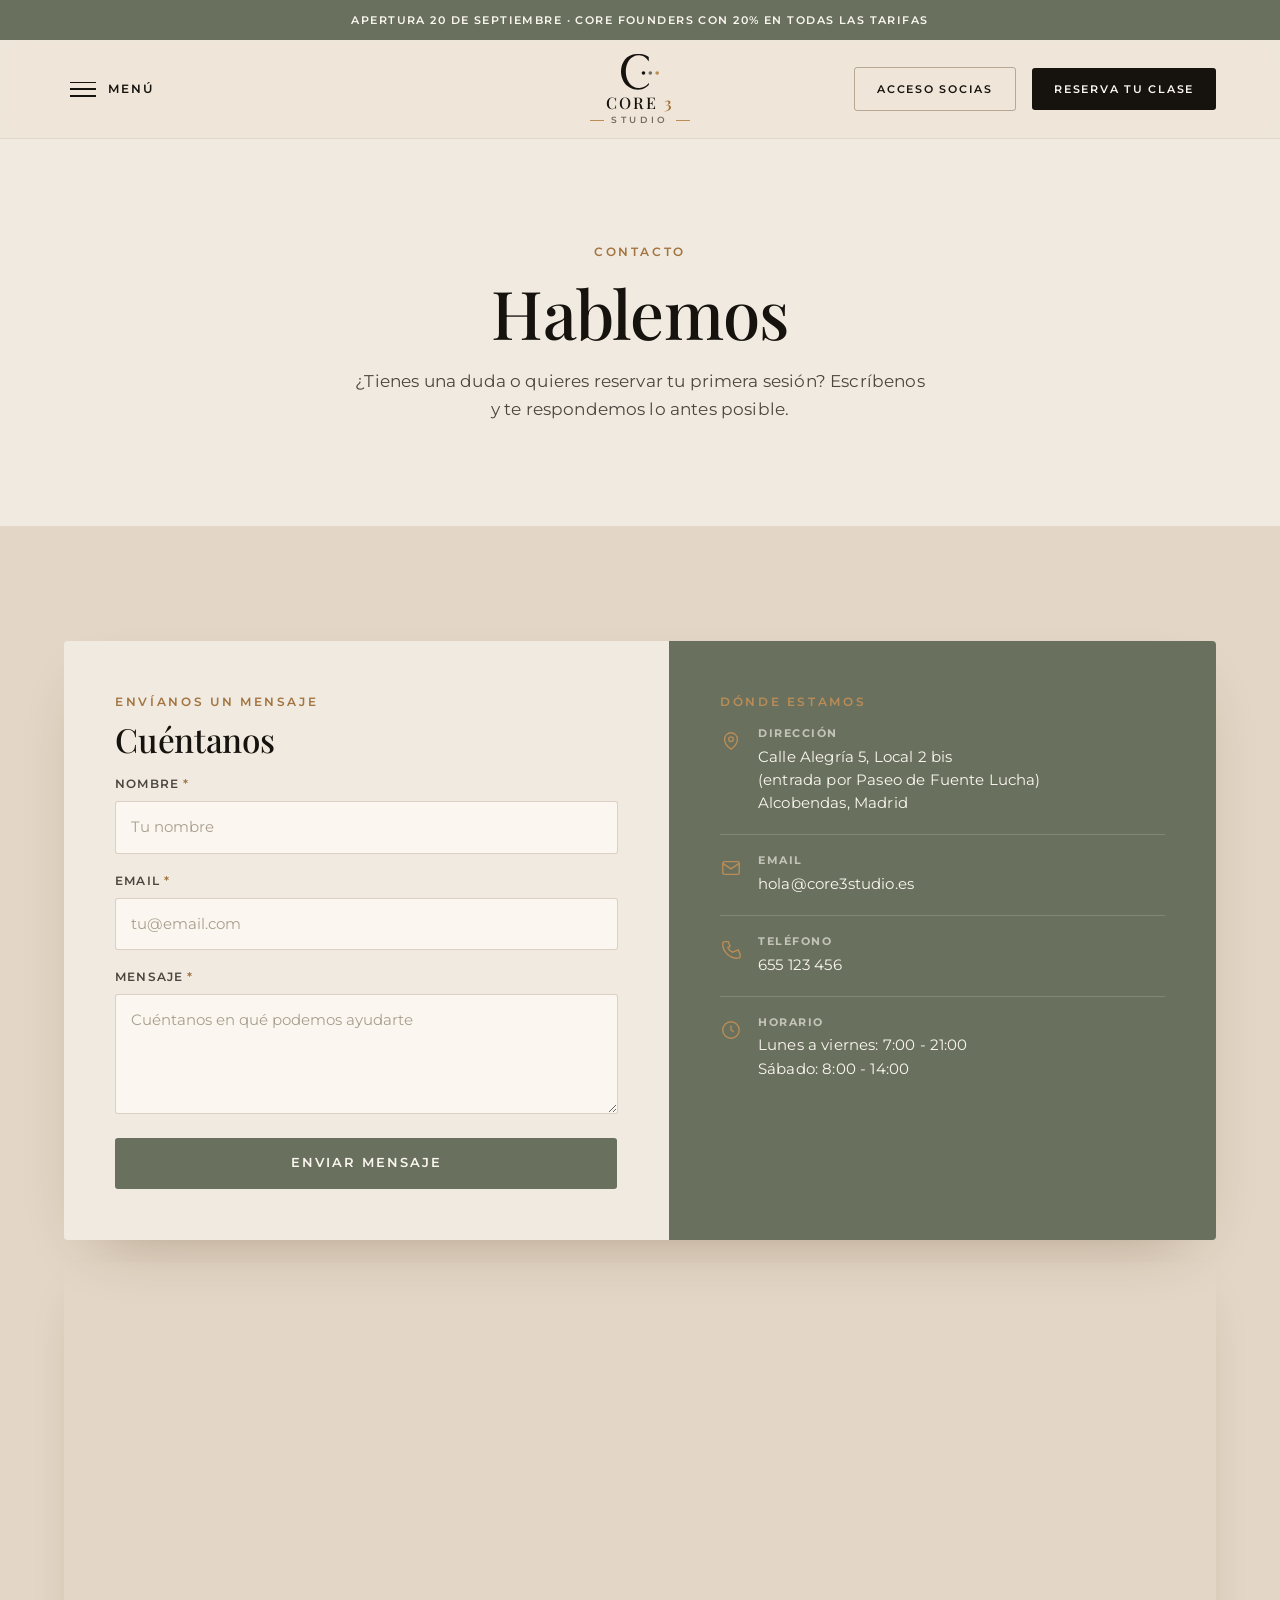
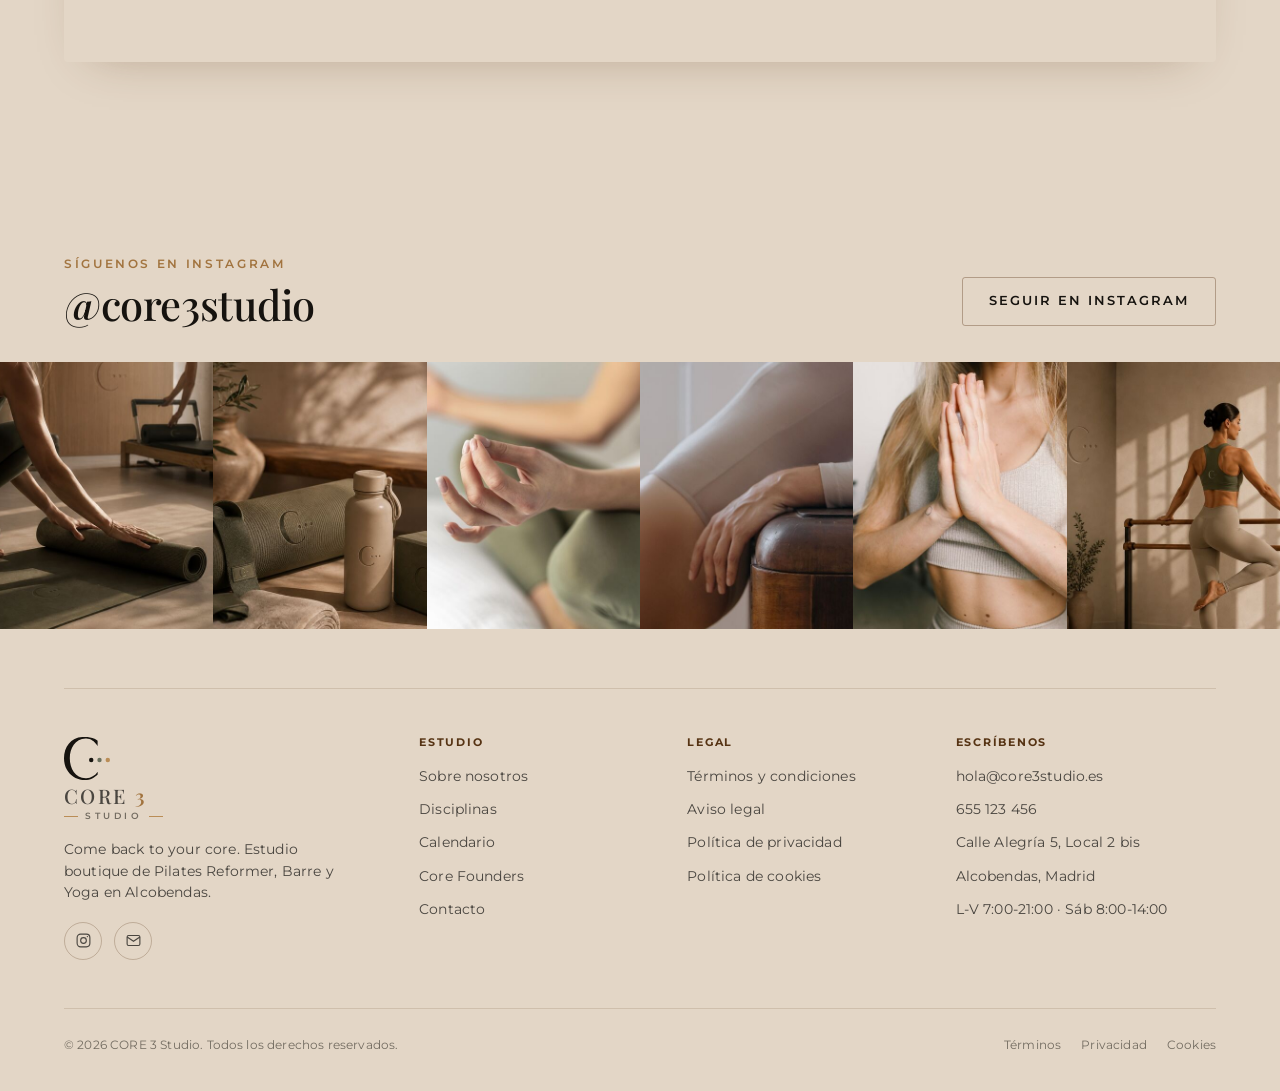
<file: contacto.html>
<!DOCTYPE html>
<html lang="es">
<head>
<meta charset="UTF-8">
<meta name="viewport" content="width=device-width, initial-scale=1">
<title>Contacto · CORE 3 Studio</title>
<meta name="description" content="Contacta con CORE 3 Studio en Alcobendas, Madrid. Calle Alegría 5, Local 2 bis. hola@core3studio.es">
<meta name="theme-color" content="#69705E">
<link rel="preload" href="assets/fonts/PlayfairDisplay.woff2" as="font" type="font/woff2" crossorigin>
<link rel="preload" href="assets/fonts/Montserrat.woff2" as="font" type="font/woff2" crossorigin>
<link rel="icon" href="assets/favicon.svg" type="image/svg+xml">
<link rel="icon" href="assets/favicon-32.png" sizes="32x32" type="image/png">
<link rel="icon" href="assets/favicon.ico" sizes="any">
<link rel="apple-touch-icon" href="assets/apple-touch-icon.png">
<link rel="stylesheet" href="css/styles.css">
</head>
<body>
<!-- ===== Announcement bar (editable desde CMS) ===== -->
<div class="announce">
  <div class="wrap-wide">
    <span class="a-side" aria-hidden="true"></span>
    <span class="a-main">Apertura 20 de septiembre · Core Founders con 20% en todas las tarifas</span>
  </div>
</div>

<!-- ===== Header ===== -->
<header class="site-header">
  <div class="nav wrap-wide">
    <button class="menu-btn" aria-label="Abrir menú" aria-expanded="false" aria-controls="fsmenu">
      <span class="menu-ico"><span></span><span></span><span></span></span>
      <span class="menu-txt">Menú</span>
    </button>
    <a href="index.html" class="nav-logo logo-mark" aria-label="CORE 3 Studio, inicio">
      <span class="logo-lockup">
          <svg class="mark" viewBox="0 0 746.1 699.8" role="img" aria-label="CORE 3">
            <path class="mc" d="M546,565.4c-41.9,64.2-107.6,100.8-183.8,103.7C8.3,682.5,2.2,13.8,359.7,23.6c76,2.1,131.7,44,174.5,107.4,1.7,2.5,6.2,9.9,11,17.7V60.7c-19-13.6-41.5-26.6-50.2-30.6C436.2,2.6,362.6-3.9,298.6,2,36.4,12.6-70.1,317.1,47.8,533.2c87.4,160.2,298.9,212,437.5,124.2,9.8-6.2,41.4-28.8,60.7-47.6v-44.3Z"/>
            <circle class="d1" cx="441.5" cy="373.4" r="35.8"/>
            <circle class="d2" cx="575.9" cy="373.4" r="35.8"/>
            <circle class="d3" cx="710.3" cy="373.4" r="35.8"/>
          </svg>
          <span class="word"><b>CORE</b> <span class="three">3</span></span>
          <span class="sub">Studio</span>
        </span>
    </a>
    <div class="nav-actions">
      <a href="https://backoffice.bsport.io/login?membership=[ID_CORE3]" class="btn btn-ghost btn-nav btn-login">Acceso socias</a>
      <a href="calendario.html" class="btn btn-dark btn-nav">Reserva tu clase</a>
    </div>
  </div>
</header>

<!-- ===== Full-screen menu ===== -->
<div class="fsmenu" id="fsmenu" aria-hidden="true">
  <button class="fsmenu-close" aria-label="Cerrar menú"><span></span><span></span></button>
  <div class="fsmenu-inner wrap-wide">
    <nav class="fsmenu-nav" aria-label="Menú principal">
      <a href="about.html">Sobre nosotros</a>
      <a href="index.html#disciplinas">Disciplinas</a>
      <a href="calendario.html">Calendario</a>
      <a href="core-founders.html">Core Founders</a>
      <a href="contacto.html">Contacto</a>
    </nav>
    <div class="fsmenu-aside">
      <div class="fsmenu-block">
        <span class="eyebrow">El estudio</span>
        <p>Calle Alegría 5, Local 2 bis<br>Alcobendas, Madrid</p>
        <p>Lun a Vie 7:00 - 21:00<br>Sábado 8:00 - 14:00</p>
      </div>
      <div class="fsmenu-block">
        <span class="eyebrow">Conecta</span>
        <a href="https://backoffice.bsport.io/login?membership=[ID_CORE3]" class="fsmenu-link">Acceso socias</a>
        <a href="https://instagram.com/core3studio" target="_blank" rel="noopener" class="fsmenu-link">@core3studio</a>
        <a href="mailto:hola@core3studio.es" class="fsmenu-link">hola@core3studio.es</a>
      </div>
      <a href="calendario.html" class="btn btn-amber fsmenu-cta">Reserva tu clase</a>
    </div>
  </div>
</div>

<main>

<section class="page-hero">
  <div class="wrap">
    <span class="eyebrow reveal">Contacto</span>
    <h1 class="reveal d1">Hablemos</h1>
    <p class="reveal d2">¿Tienes una duda o quieres reservar tu primera sesión? Escríbenos y te respondemos lo antes posible.</p>
  </div>
</section>

<section class="section contact-section">
  <div class="wrap-wide">
    <div class="contact-card reveal">
      <div class="contact-form-side">
        <div class="form-body">
          <span class="eyebrow">Envíanos un mensaje</span>
          <h2>Cuéntanos</h2>
          <form id="contact-form" novalidate>
            <div class="field" data-required>
              <label for="c-nombre">Nombre <span class="req">*</span></label>
              <input class="input" type="text" id="c-nombre" name="nombre" placeholder="Tu nombre" autocomplete="name">
              <span class="form-error">Escribe tu nombre.</span>
            </div>
            <div class="field" data-required>
              <label for="c-email">Email <span class="req">*</span></label>
              <input class="input" type="email" id="c-email" name="email" placeholder="tu@email.com" autocomplete="email">
              <span class="form-error">Escribe un email válido.</span>
            </div>
            <div class="field" data-required>
              <label for="c-msg">Mensaje <span class="req">*</span></label>
              <textarea class="input" id="c-msg" name="mensaje" placeholder="Cuéntanos en qué podemos ayudarte"></textarea>
              <span class="form-error">Escribe tu mensaje.</span>
            </div>
            <div style="margin-top:24px"><button type="submit" class="btn btn-primary btn-block">Enviar mensaje</button></div>
          </form>
        </div>
        <div class="form-success" id="contact-success">
          <span class="ok"><svg viewBox="0 0 24 24"><path d="m5 13 4 4L19 7"/></svg></span>
          <h3>Mensaje enviado</h3>
          <p>Gracias por escribirnos. Te responderemos muy pronto.</p>
        </div>
      </div>

      <div class="contact-info-side">
        <span class="eyebrow">Dónde estamos</span>
        <ul class="cinfo">
          <li>
            <span class="ic"><svg viewBox="0 0 24 24"><path d="M12 21s-7-5.2-7-11a7 7 0 0 1 14 0c0 5.8-7 11-7 11Z"/><circle cx="12" cy="10" r="2.5"/></svg></span>
            <div><h4>Dirección</h4><p>Calle Alegría 5, Local 2 bis<br>(entrada por Paseo de Fuente Lucha)<br>Alcobendas, Madrid</p></div>
          </li>
          <li>
            <span class="ic"><svg viewBox="0 0 24 24"><rect x="3" y="5" width="18" height="14" rx="2"/><path d="m3 7 9 6 9-6"/></svg></span>
            <div><h4>Email</h4><p><a href="mailto:hola@core3studio.es">hola@core3studio.es</a></p></div>
          </li>
          <li>
            <span class="ic"><svg viewBox="0 0 24 24"><path d="M5 4h4l2 5-2.5 1.5a11 11 0 0 0 5 5L20 13l2 5v2a2 2 0 0 1-2 2A16 16 0 0 1 3 6a2 2 0 0 1 2-2Z"/></svg></span>
            <div><h4>Teléfono</h4><p><a href="tel:+34655123456">655 123 456</a></p></div>
          </li>
          <li>
            <span class="ic"><svg viewBox="0 0 24 24"><circle cx="12" cy="12" r="9"/><path d="M12 7v5l3 2"/></svg></span>
            <div><h4>Horario</h4><p>Lunes a viernes: 7:00 - 21:00<br>Sábado: 8:00 - 14:00</p></div>
          </li>
        </ul>
      </div>
    </div>

    <div class="contact-map reveal">
      <iframe title="Ubicación de CORE 3 Studio en Alcobendas" loading="lazy" referrerpolicy="no-referrer-when-downgrade" src="https://maps.google.com/maps?q=Alcobendas%2C%20Madrid&t=&z=14&ie=UTF8&iwloc=&output=embed"></iframe>
    </div>
  </div>
</section>

<!-- ===== Instagram ===== -->
<section class="ig-section">
  <div class="wrap-wide">
    <div class="ig-head reveal">
      <div>
        <span class="eyebrow">Síguenos en Instagram</span>
        <h3>@core3studio</h3>
      </div>
      <a href="https://instagram.com/core3studio" target="_blank" rel="noopener" class="btn btn-ghost ig-follow">Seguir en Instagram</a>
    </div>
  </div>
  <!-- Galería a sangre. Sustituir cada href por el permalink real de cada post de Instagram -->
  <div class="ig-grid reveal">
    <a class="ig-item" href="https://www.instagram.com/core3studio/" target="_blank" rel="noopener" aria-label="Ver esta publicación en Instagram">
      <img src="assets/img/gal-1.jpg" alt="Publicación de CORE 3 Studio en Instagram" loading="lazy">
      <span class="ig-ov"><svg class="ig-glyph" viewBox="0 0 24 24" fill="none" stroke="currentColor" stroke-width="1.5"><rect x="3" y="3" width="18" height="18" rx="5"/><circle cx="12" cy="12" r="4"/><circle cx="17.5" cy="6.5" r="1.1" fill="currentColor" stroke="none"/></svg></span>
    </a>
    <a class="ig-item" href="https://www.instagram.com/core3studio/" target="_blank" rel="noopener" aria-label="Ver esta publicación en Instagram">
      <img src="assets/img/gal-2.jpg" alt="Publicación de CORE 3 Studio en Instagram" loading="lazy">
      <span class="ig-ov"><svg class="ig-glyph" viewBox="0 0 24 24" fill="none" stroke="currentColor" stroke-width="1.5"><rect x="3" y="3" width="18" height="18" rx="5"/><circle cx="12" cy="12" r="4"/><circle cx="17.5" cy="6.5" r="1.1" fill="currentColor" stroke="none"/></svg></span>
    </a>
    <a class="ig-item" href="https://www.instagram.com/core3studio/" target="_blank" rel="noopener" aria-label="Ver esta publicación en Instagram">
      <img src="assets/img/gal-3.jpg" alt="Publicación de CORE 3 Studio en Instagram" loading="lazy">
      <span class="ig-ov"><svg class="ig-glyph" viewBox="0 0 24 24" fill="none" stroke="currentColor" stroke-width="1.5"><rect x="3" y="3" width="18" height="18" rx="5"/><circle cx="12" cy="12" r="4"/><circle cx="17.5" cy="6.5" r="1.1" fill="currentColor" stroke="none"/></svg></span>
    </a>
    <a class="ig-item" href="https://www.instagram.com/core3studio/" target="_blank" rel="noopener" aria-label="Ver esta publicación en Instagram">
      <img src="assets/img/gal-4.jpg" alt="Publicación de CORE 3 Studio en Instagram" loading="lazy">
      <span class="ig-ov"><svg class="ig-glyph" viewBox="0 0 24 24" fill="none" stroke="currentColor" stroke-width="1.5"><rect x="3" y="3" width="18" height="18" rx="5"/><circle cx="12" cy="12" r="4"/><circle cx="17.5" cy="6.5" r="1.1" fill="currentColor" stroke="none"/></svg></span>
    </a>
    <a class="ig-item" href="https://www.instagram.com/core3studio/" target="_blank" rel="noopener" aria-label="Ver esta publicación en Instagram">
      <img src="assets/img/gal-5.jpg" alt="Publicación de CORE 3 Studio en Instagram" loading="lazy">
      <span class="ig-ov"><svg class="ig-glyph" viewBox="0 0 24 24" fill="none" stroke="currentColor" stroke-width="1.5"><rect x="3" y="3" width="18" height="18" rx="5"/><circle cx="12" cy="12" r="4"/><circle cx="17.5" cy="6.5" r="1.1" fill="currentColor" stroke="none"/></svg></span>
    </a>
    <a class="ig-item" href="https://www.instagram.com/core3studio/" target="_blank" rel="noopener" aria-label="Ver esta publicación en Instagram">
      <img src="assets/img/gal-6.jpg" alt="Publicación de CORE 3 Studio en Instagram" loading="lazy">
      <span class="ig-ov"><svg class="ig-glyph" viewBox="0 0 24 24" fill="none" stroke="currentColor" stroke-width="1.5"><rect x="3" y="3" width="18" height="18" rx="5"/><circle cx="12" cy="12" r="4"/><circle cx="17.5" cy="6.5" r="1.1" fill="currentColor" stroke="none"/></svg></span>
    </a>
  </div>
</section>

</main>
<!-- ===== Footer ===== -->
<footer class="site-footer">
  <div class="wrap-wide">
    <div class="footer-top">
      <div class="footer-brand">
        <a href="index.html" class="logo-mark" aria-label="CORE 3 Studio">
          <span class="logo-lockup">
            <svg class="mark" viewBox="0 0 746.1 699.8" aria-hidden="true">
              <path class="mc" d="M546,565.4c-41.9,64.2-107.6,100.8-183.8,103.7C8.3,682.5,2.2,13.8,359.7,23.6c76,2.1,131.7,44,174.5,107.4,1.7,2.5,6.2,9.9,11,17.7V60.7c-19-13.6-41.5-26.6-50.2-30.6C436.2,2.6,362.6-3.9,298.6,2,36.4,12.6-70.1,317.1,47.8,533.2c87.4,160.2,298.9,212,437.5,124.2,9.8-6.2,41.4-28.8,60.7-47.6v-44.3Z"/>
              <circle class="d1" cx="441.5" cy="373.4" r="35.8"/><circle class="d2" cx="575.9" cy="373.4" r="35.8"/><circle class="d3" cx="710.3" cy="373.4" r="35.8"/>
            </svg>
            <span class="word"><b>CORE</b> <span class="three">3</span></span>
            <span class="sub">Studio</span>
          </span>
        </a>
        <p>Come back to your core. Estudio boutique de Pilates Reformer, Barre y Yoga en Alcobendas.</p>
        <div class="footer-social">
          <a href="https://instagram.com/core3studio" aria-label="Instagram"><svg viewBox="0 0 24 24" fill="none" stroke="currentColor" stroke-width="1.6"><rect x="3" y="3" width="18" height="18" rx="5"/><circle cx="12" cy="12" r="4"/><circle cx="17.5" cy="6.5" r="1" fill="currentColor" stroke="none"/></svg></a>
          <a href="mailto:hola@core3studio.es" aria-label="Email"><svg viewBox="0 0 24 24" fill="none" stroke="currentColor" stroke-width="1.6"><rect x="3" y="5" width="18" height="14" rx="2"/><path d="m3 7 9 6 9-6"/></svg></a>
        </div>
      </div>
      <div class="footer-col">
        <h4>Estudio</h4>
        <ul>
          <li><a href="about.html">Sobre nosotros</a></li>
          <li><a href="index.html#disciplinas">Disciplinas</a></li>
          <li><a href="calendario.html">Calendario</a></li>
          <li><a href="core-founders.html">Core Founders</a></li>
          <li><a href="contacto.html">Contacto</a></li>
        </ul>
      </div>
      <div class="footer-col">
        <h4>Legal</h4>
        <ul>
          <li><a href="#">Términos y condiciones</a></li>
          <li><a href="#">Aviso legal</a></li>
          <li><a href="#">Política de privacidad</a></li>
          <li><a href="#">Política de cookies</a></li>
        </ul>
      </div>
      <div class="footer-col">
        <h4>Escríbenos</h4>
        <ul>
          <li><a href="mailto:hola@core3studio.es">hola@core3studio.es</a></li>
          <li><a href="tel:+34655123456">655 123 456</a></li>
          <li>Calle Alegría 5, Local 2 bis</li>
          <li>Alcobendas, Madrid</li>
          <li>L-V 7:00-21:00 · Sáb 8:00-14:00</li>
        </ul>
      </div>
    </div>
    <div class="footer-bottom">
      <span>© <span id="year">2026</span> CORE 3 Studio. Todos los derechos reservados.</span>
      <span class="fb-links"><a href="#">Términos</a><a href="#">Privacidad</a><a href="#">Cookies</a></span>
    </div>
  </div>
</footer>

<script src="js/main.js"></script>
</body>
</html>
</file>
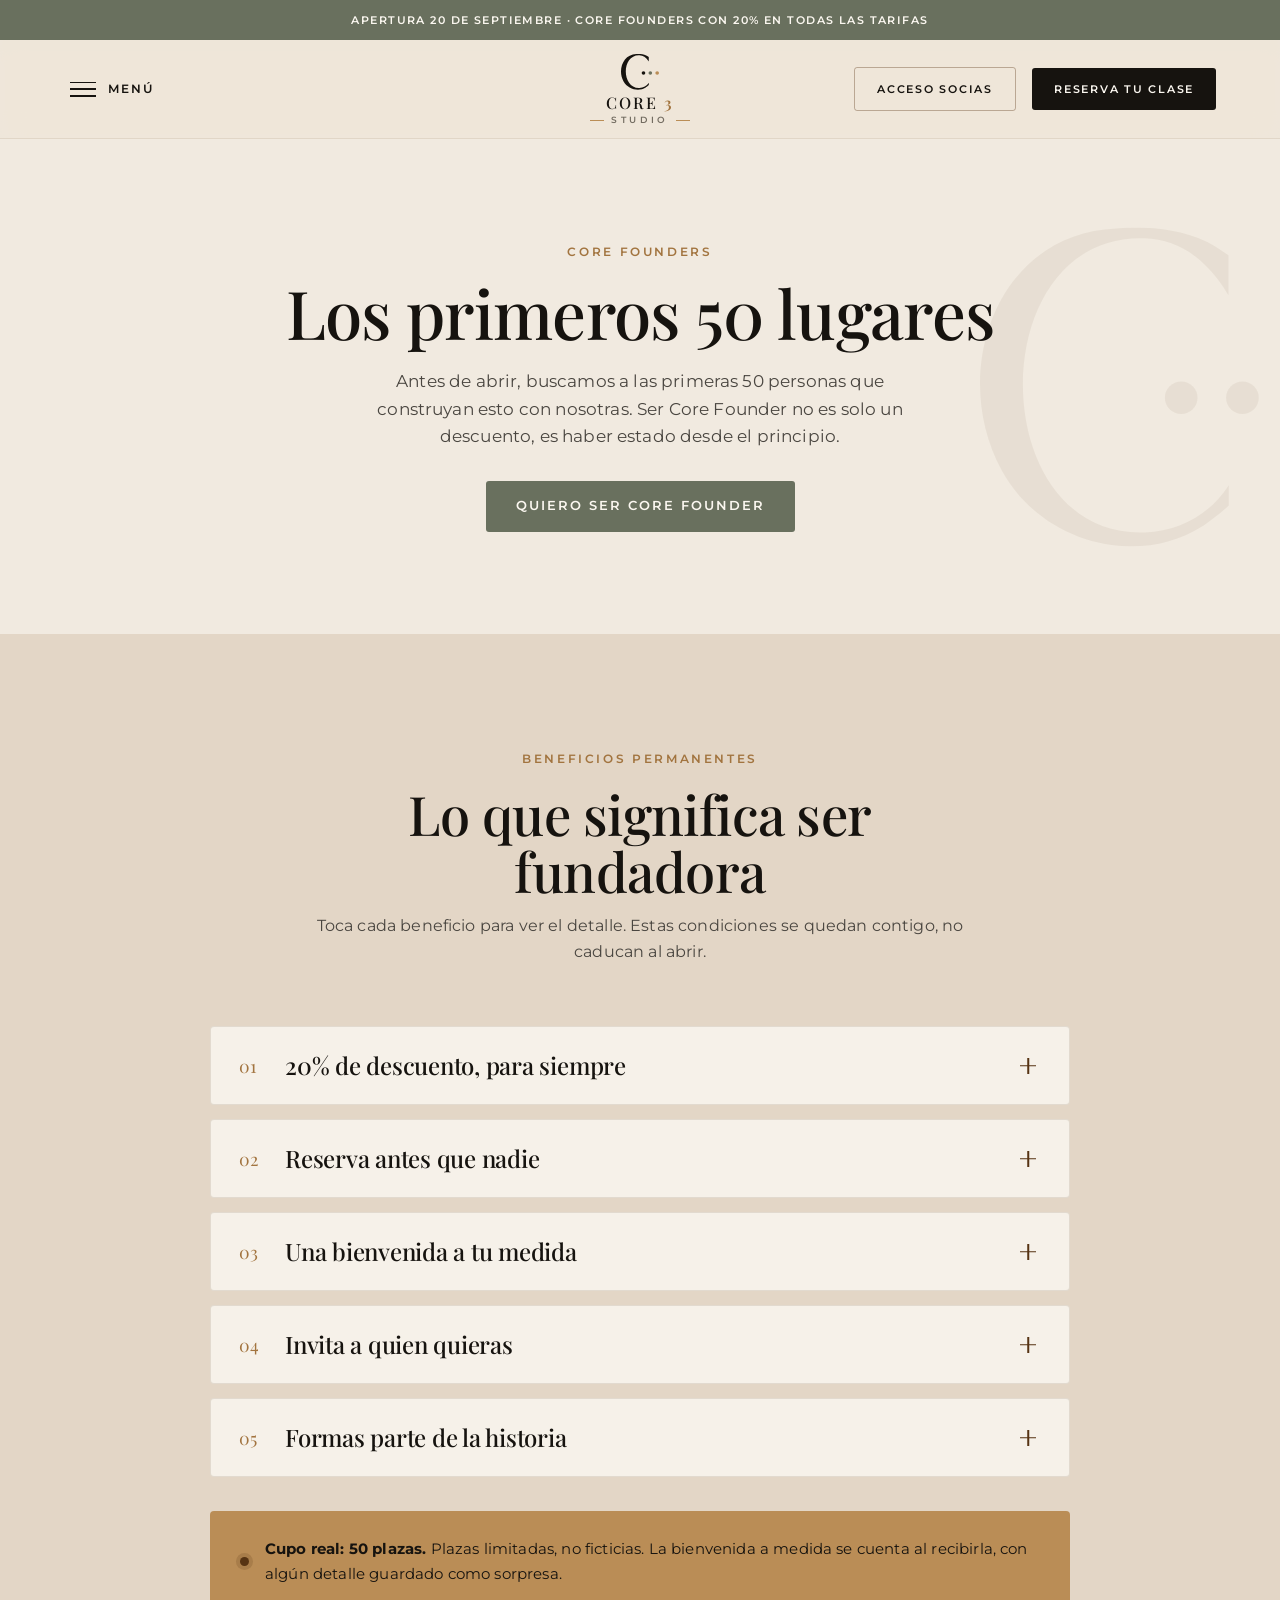
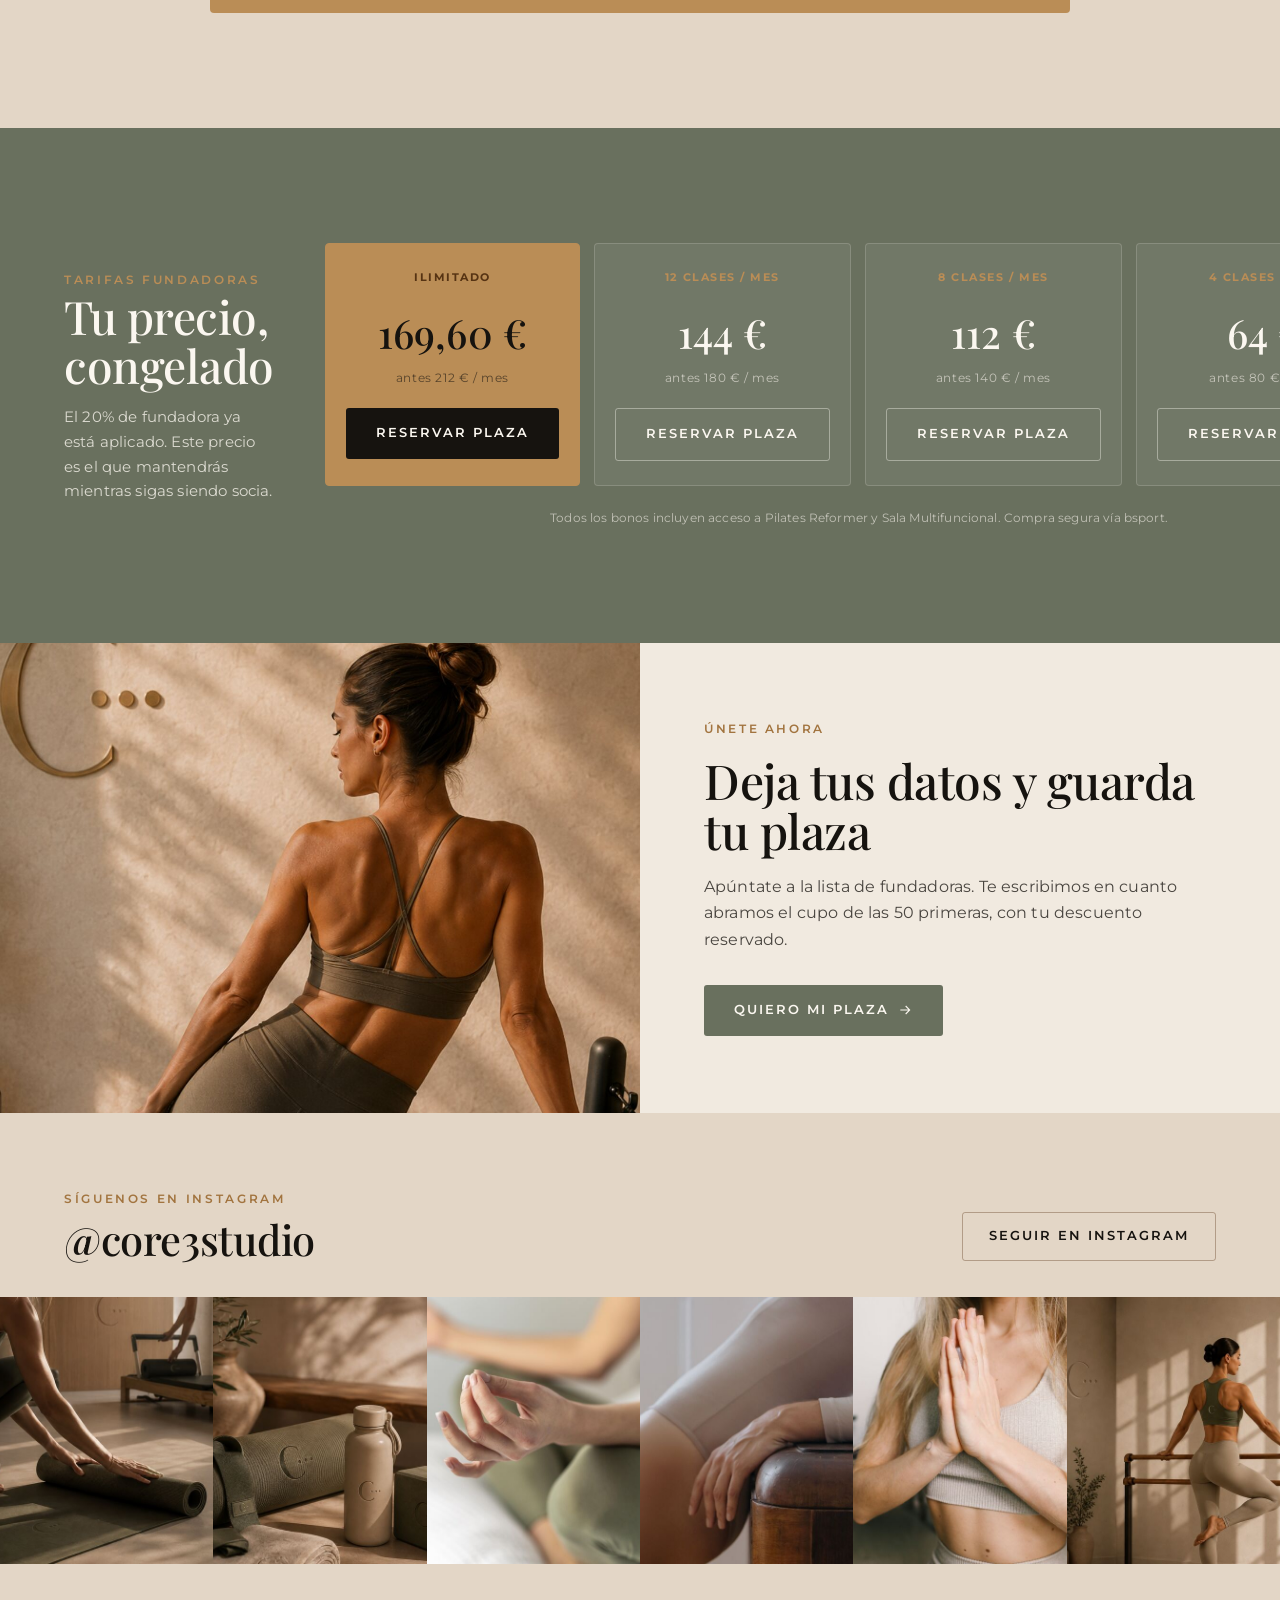
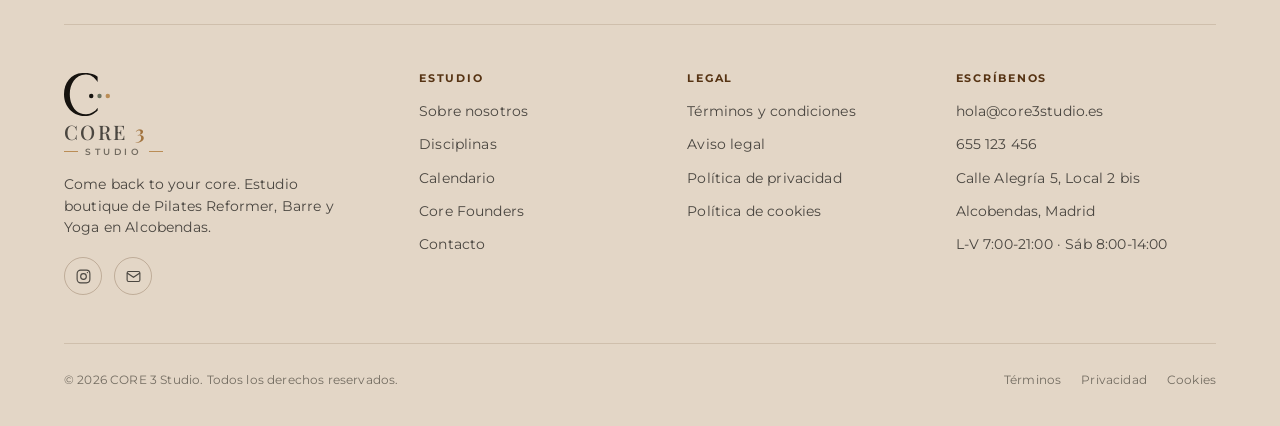
<file: core-founders.html>
<!DOCTYPE html>
<html lang="es">
<head>
<meta charset="UTF-8">
<meta name="viewport" content="width=device-width, initial-scale=1">
<title>Core Founders · CORE 3 Studio</title>
<meta name="description" content="Los primeros 50 lugares de CORE 3 Studio. 20% de descuento para siempre, reserva anticipada y beneficios exclusivos para las fundadoras.">
<meta name="theme-color" content="#69705E">
<link rel="preload" href="assets/fonts/PlayfairDisplay.woff2" as="font" type="font/woff2" crossorigin>
<link rel="preload" href="assets/fonts/Montserrat.woff2" as="font" type="font/woff2" crossorigin>
<link rel="icon" href="assets/favicon.svg" type="image/svg+xml">
<link rel="icon" href="assets/favicon-32.png" sizes="32x32" type="image/png">
<link rel="icon" href="assets/favicon.ico" sizes="any">
<link rel="apple-touch-icon" href="assets/apple-touch-icon.png">
<link rel="stylesheet" href="css/styles.css">
</head>
<body>
<!-- ===== Announcement bar (editable desde CMS) ===== -->
<div class="announce">
  <div class="wrap-wide">
    <span class="a-side" aria-hidden="true"></span>
    <span class="a-main">Apertura 20 de septiembre · Core Founders con 20% en todas las tarifas</span>
  </div>
</div>

<!-- ===== Header ===== -->
<header class="site-header">
  <div class="nav wrap-wide">
    <button class="menu-btn" aria-label="Abrir menú" aria-expanded="false" aria-controls="fsmenu">
      <span class="menu-ico"><span></span><span></span><span></span></span>
      <span class="menu-txt">Menú</span>
    </button>
    <a href="index.html" class="nav-logo logo-mark" aria-label="CORE 3 Studio, inicio">
      <span class="logo-lockup">
          <svg class="mark" viewBox="0 0 746.1 699.8" role="img" aria-label="CORE 3">
            <path class="mc" d="M546,565.4c-41.9,64.2-107.6,100.8-183.8,103.7C8.3,682.5,2.2,13.8,359.7,23.6c76,2.1,131.7,44,174.5,107.4,1.7,2.5,6.2,9.9,11,17.7V60.7c-19-13.6-41.5-26.6-50.2-30.6C436.2,2.6,362.6-3.9,298.6,2,36.4,12.6-70.1,317.1,47.8,533.2c87.4,160.2,298.9,212,437.5,124.2,9.8-6.2,41.4-28.8,60.7-47.6v-44.3Z"/>
            <circle class="d1" cx="441.5" cy="373.4" r="35.8"/>
            <circle class="d2" cx="575.9" cy="373.4" r="35.8"/>
            <circle class="d3" cx="710.3" cy="373.4" r="35.8"/>
          </svg>
          <span class="word"><b>CORE</b> <span class="three">3</span></span>
          <span class="sub">Studio</span>
        </span>
    </a>
    <div class="nav-actions">
      <a href="https://backoffice.bsport.io/login?membership=[ID_CORE3]" class="btn btn-ghost btn-nav btn-login">Acceso socias</a>
      <a href="calendario.html" class="btn btn-dark btn-nav">Reserva tu clase</a>
    </div>
  </div>
</header>

<!-- ===== Full-screen menu ===== -->
<div class="fsmenu" id="fsmenu" aria-hidden="true">
  <button class="fsmenu-close" aria-label="Cerrar menú"><span></span><span></span></button>
  <div class="fsmenu-inner wrap-wide">
    <nav class="fsmenu-nav" aria-label="Menú principal">
      <a href="about.html">Sobre nosotros</a>
      <a href="index.html#disciplinas">Disciplinas</a>
      <a href="calendario.html">Calendario</a>
      <a href="core-founders.html">Core Founders</a>
      <a href="contacto.html">Contacto</a>
    </nav>
    <div class="fsmenu-aside">
      <div class="fsmenu-block">
        <span class="eyebrow">El estudio</span>
        <p>Calle Alegría 5, Local 2 bis<br>Alcobendas, Madrid</p>
        <p>Lun a Vie 7:00 - 21:00<br>Sábado 8:00 - 14:00</p>
      </div>
      <div class="fsmenu-block">
        <span class="eyebrow">Conecta</span>
        <a href="https://backoffice.bsport.io/login?membership=[ID_CORE3]" class="fsmenu-link">Acceso socias</a>
        <a href="https://instagram.com/core3studio" target="_blank" rel="noopener" class="fsmenu-link">@core3studio</a>
        <a href="mailto:hola@core3studio.es" class="fsmenu-link">hola@core3studio.es</a>
      </div>
      <a href="calendario.html" class="btn btn-amber fsmenu-cta">Reserva tu clase</a>
    </div>
  </div>
</div>

<main>

<section class="page-hero">
  <svg class="wm" viewBox="0 0 746.1 699.8" aria-hidden="true">
    <path style="fill:#563313" d="M546,565.4c-41.9,64.2-107.6,100.8-183.8,103.7C8.3,682.5,2.2,13.8,359.7,23.6c76,2.1,131.7,44,174.5,107.4,1.7,2.5,6.2,9.9,11,17.7V60.7c-19-13.6-41.5-26.6-50.2-30.6C436.2,2.6,362.6-3.9,298.6,2,36.4,12.6-70.1,317.1,47.8,533.2c87.4,160.2,298.9,212,437.5,124.2,9.8-6.2,41.4-28.8,60.7-47.6v-44.3Z"/>
    <circle style="fill:#563313" cx="441.5" cy="373.4" r="35.8"/><circle style="fill:#563313" cx="575.9" cy="373.4" r="35.8"/><circle style="fill:#563313" cx="710.3" cy="373.4" r="35.8"/>
  </svg>
  <div class="wrap">
    <span class="eyebrow reveal">Core Founders</span>
    <h1 class="reveal d1">Los primeros 50 lugares</h1>
    <p class="reveal d2">Antes de abrir, buscamos a las primeras 50 personas que construyan esto con nosotras. Ser Core Founder no es solo un descuento, es haber estado desde el principio.</p>
    <div class="reveal d3" style="margin-top:30px"><a href="#unirme" class="btn btn-primary">Quiero ser Core Founder</a></div>
  </div>
</section>

<section class="section" style="background:var(--linen)">
  <div class="wrap-wide">
    <div class="section-head center reveal">
      <span class="eyebrow">Beneficios permanentes</span>
      <h2 class="section-title">Lo que significa ser fundadora</h2>
      <p>Toca cada beneficio para ver el detalle. Estas condiciones se quedan contigo, no caducan al abrir.</p>
    </div>
    <div class="benefit-list">
      <article class="benefit reveal">
        <button class="benefit-head" aria-expanded="false"><span class="idx">01</span><h3>20% de descuento, para siempre</h3><span class="plus"></span></button>
        <div class="benefit-panel"><div class="benefit-panel-inner"><p>Precio congelado de por vida en todas las tarifas, más un 15-20% en talleres. No sube nunca, aunque suban las tarifas generales.</p></div></div>
      </article>
      <article class="benefit reveal">
        <button class="benefit-head" aria-expanded="false"><span class="idx">02</span><h3>Reserva antes que nadie</h3><span class="plus"></span></button>
        <div class="benefit-panel"><div class="benefit-panel-inner"><p>Ventana de reserva 48h antes que el resto, prioridad automática en lista de espera y plaza garantizada en los talleres antes de que se abra la venta.</p></div></div>
      </article>
      <article class="benefit reveal">
        <button class="benefit-head" aria-expanded="false"><span class="idx">03</span><h3>Una bienvenida a tu medida</h3><span class="plus"></span></button>
        <div class="benefit-panel"><div class="benefit-panel-inner"><p>Welcome pack, valoración postural o sesión 1:1 personalizada, regalo de cumpleaños y tu propia taquilla con tu número.</p></div></div>
      </article>
      <article class="benefit reveal">
        <button class="benefit-head" aria-expanded="false"><span class="idx">04</span><h3>Invita a quien quieras</h3><span class="plus"></span></button>
        <div class="benefit-panel"><div class="benefit-panel-inner"><p>Un pase de invitada cada 3 meses, para que alguien que nunca ha pisado el estudio pueda probarlo contigo.</p></div></div>
      </article>
      <article class="benefit reveal">
        <button class="benefit-head" aria-expanded="false"><span class="idx">05</span><h3>Formas parte de la historia</h3><span class="plus"></span></button>
        <div class="benefit-panel"><div class="benefit-panel-inner"><p>Tu nombre queda para siempre en el muro de fundadoras, acceso a un grupo privado de WhatsApp con nosotras, y voto en decisiones como horarios o disciplinas nuevas.</p></div></div>
      </article>
    </div>
    <div class="reveal" style="max-width:860px;margin:34px auto 0">
      <div style="background:var(--amber);color:var(--obsidian);border-radius:var(--radius-lg);padding:26px 30px;display:flex;align-items:center;gap:16px">
        <span class="cupo-dot"></span>
        <p style="font-size:15px"><strong>Cupo real: 50 plazas.</strong> Plazas limitadas, no ficticias. La bienvenida a medida se cuenta al recibirla, con algún detalle guardado como sorpresa.</p>
      </div>
    </div>
  </div>
</section>

<!-- Tarifas Core Founder -->
<section class="section bonos" id="unirme">
  <div class="wrap-wide">
    <div class="bonos-grid">
      <div class="bonos-intro reveal">
        <span class="eyebrow">Tarifas fundadoras</span>
        <h2>Tu precio, congelado</h2>
        <p>El 20% de fundadora ya está aplicado. Este precio es el que mantendrás mientras sigas siendo socia.</p>
      </div>
      <div>
        <div class="bono-cards">
          <div class="bono featured reveal"><div class="tier">Ilimitado</div><div class="price">169,60 €</div><div class="per">antes 212 € / mes</div><a href="landing.html" class="btn btn-dark btn-block">Reservar plaza</a></div>
          <div class="bono reveal d1"><div class="tier">12 clases / mes</div><div class="price">144 €</div><div class="per">antes 180 € / mes</div><a href="landing.html" class="btn btn-ghost-light btn-block">Reservar plaza</a></div>
          <div class="bono reveal d2"><div class="tier">8 clases / mes</div><div class="price">112 €</div><div class="per">antes 140 € / mes</div><a href="landing.html" class="btn btn-ghost-light btn-block">Reservar plaza</a></div>
          <div class="bono reveal d3"><div class="tier">4 clases / mes</div><div class="price">64 €</div><div class="per">antes 80 € / mes</div><a href="landing.html" class="btn btn-ghost-light btn-block">Reservar plaza</a></div>
        </div>
        <p class="bono-foot">Todos los bonos incluyen acceso a Pilates Reformer y Sala Multifuncional. Compra segura vía bsport.</p>
      </div>
    </div>
  </div>
</section>

<section class="split founders-split">
  <div class="split-media"><img src="assets/img/founders.jpg" alt="Socia fundadora de CORE 3 Studio" loading="lazy"></div>
  <div class="split-copy">
    <span class="eyebrow reveal">Únete ahora</span>
    <h2 class="reveal">Deja tus datos y guarda tu plaza</h2>
    <p class="reveal">Apúntate a la lista de fundadoras. Te escribimos en cuanto abramos el cupo de las 50 primeras, con tu descuento reservado.</p>
    <div class="actions reveal"><a href="landing.html" class="btn btn-primary">Quiero mi plaza <svg width="16" height="16" viewBox="0 0 24 24" fill="none" stroke="currentColor" stroke-width="1.6"><path d="M5 12h14M13 6l6 6-6 6"/></svg></a></div>
  </div>
</section>

<!-- ===== Instagram ===== -->
<section class="ig-section">
  <div class="wrap-wide">
    <div class="ig-head reveal">
      <div>
        <span class="eyebrow">Síguenos en Instagram</span>
        <h3>@core3studio</h3>
      </div>
      <a href="https://instagram.com/core3studio" target="_blank" rel="noopener" class="btn btn-ghost ig-follow">Seguir en Instagram</a>
    </div>
  </div>
  <!-- Galería a sangre. Sustituir cada href por el permalink real de cada post de Instagram -->
  <div class="ig-grid reveal">
    <a class="ig-item" href="https://www.instagram.com/core3studio/" target="_blank" rel="noopener" aria-label="Ver esta publicación en Instagram">
      <img src="assets/img/gal-1.jpg" alt="Publicación de CORE 3 Studio en Instagram" loading="lazy">
      <span class="ig-ov"><svg class="ig-glyph" viewBox="0 0 24 24" fill="none" stroke="currentColor" stroke-width="1.5"><rect x="3" y="3" width="18" height="18" rx="5"/><circle cx="12" cy="12" r="4"/><circle cx="17.5" cy="6.5" r="1.1" fill="currentColor" stroke="none"/></svg></span>
    </a>
    <a class="ig-item" href="https://www.instagram.com/core3studio/" target="_blank" rel="noopener" aria-label="Ver esta publicación en Instagram">
      <img src="assets/img/gal-2.jpg" alt="Publicación de CORE 3 Studio en Instagram" loading="lazy">
      <span class="ig-ov"><svg class="ig-glyph" viewBox="0 0 24 24" fill="none" stroke="currentColor" stroke-width="1.5"><rect x="3" y="3" width="18" height="18" rx="5"/><circle cx="12" cy="12" r="4"/><circle cx="17.5" cy="6.5" r="1.1" fill="currentColor" stroke="none"/></svg></span>
    </a>
    <a class="ig-item" href="https://www.instagram.com/core3studio/" target="_blank" rel="noopener" aria-label="Ver esta publicación en Instagram">
      <img src="assets/img/gal-3.jpg" alt="Publicación de CORE 3 Studio en Instagram" loading="lazy">
      <span class="ig-ov"><svg class="ig-glyph" viewBox="0 0 24 24" fill="none" stroke="currentColor" stroke-width="1.5"><rect x="3" y="3" width="18" height="18" rx="5"/><circle cx="12" cy="12" r="4"/><circle cx="17.5" cy="6.5" r="1.1" fill="currentColor" stroke="none"/></svg></span>
    </a>
    <a class="ig-item" href="https://www.instagram.com/core3studio/" target="_blank" rel="noopener" aria-label="Ver esta publicación en Instagram">
      <img src="assets/img/gal-4.jpg" alt="Publicación de CORE 3 Studio en Instagram" loading="lazy">
      <span class="ig-ov"><svg class="ig-glyph" viewBox="0 0 24 24" fill="none" stroke="currentColor" stroke-width="1.5"><rect x="3" y="3" width="18" height="18" rx="5"/><circle cx="12" cy="12" r="4"/><circle cx="17.5" cy="6.5" r="1.1" fill="currentColor" stroke="none"/></svg></span>
    </a>
    <a class="ig-item" href="https://www.instagram.com/core3studio/" target="_blank" rel="noopener" aria-label="Ver esta publicación en Instagram">
      <img src="assets/img/gal-5.jpg" alt="Publicación de CORE 3 Studio en Instagram" loading="lazy">
      <span class="ig-ov"><svg class="ig-glyph" viewBox="0 0 24 24" fill="none" stroke="currentColor" stroke-width="1.5"><rect x="3" y="3" width="18" height="18" rx="5"/><circle cx="12" cy="12" r="4"/><circle cx="17.5" cy="6.5" r="1.1" fill="currentColor" stroke="none"/></svg></span>
    </a>
    <a class="ig-item" href="https://www.instagram.com/core3studio/" target="_blank" rel="noopener" aria-label="Ver esta publicación en Instagram">
      <img src="assets/img/gal-6.jpg" alt="Publicación de CORE 3 Studio en Instagram" loading="lazy">
      <span class="ig-ov"><svg class="ig-glyph" viewBox="0 0 24 24" fill="none" stroke="currentColor" stroke-width="1.5"><rect x="3" y="3" width="18" height="18" rx="5"/><circle cx="12" cy="12" r="4"/><circle cx="17.5" cy="6.5" r="1.1" fill="currentColor" stroke="none"/></svg></span>
    </a>
  </div>
</section>

</main>
<!-- ===== Footer ===== -->
<footer class="site-footer">
  <div class="wrap-wide">
    <div class="footer-top">
      <div class="footer-brand">
        <a href="index.html" class="logo-mark" aria-label="CORE 3 Studio">
          <span class="logo-lockup">
            <svg class="mark" viewBox="0 0 746.1 699.8" aria-hidden="true">
              <path class="mc" d="M546,565.4c-41.9,64.2-107.6,100.8-183.8,103.7C8.3,682.5,2.2,13.8,359.7,23.6c76,2.1,131.7,44,174.5,107.4,1.7,2.5,6.2,9.9,11,17.7V60.7c-19-13.6-41.5-26.6-50.2-30.6C436.2,2.6,362.6-3.9,298.6,2,36.4,12.6-70.1,317.1,47.8,533.2c87.4,160.2,298.9,212,437.5,124.2,9.8-6.2,41.4-28.8,60.7-47.6v-44.3Z"/>
              <circle class="d1" cx="441.5" cy="373.4" r="35.8"/><circle class="d2" cx="575.9" cy="373.4" r="35.8"/><circle class="d3" cx="710.3" cy="373.4" r="35.8"/>
            </svg>
            <span class="word"><b>CORE</b> <span class="three">3</span></span>
            <span class="sub">Studio</span>
          </span>
        </a>
        <p>Come back to your core. Estudio boutique de Pilates Reformer, Barre y Yoga en Alcobendas.</p>
        <div class="footer-social">
          <a href="https://instagram.com/core3studio" aria-label="Instagram"><svg viewBox="0 0 24 24" fill="none" stroke="currentColor" stroke-width="1.6"><rect x="3" y="3" width="18" height="18" rx="5"/><circle cx="12" cy="12" r="4"/><circle cx="17.5" cy="6.5" r="1" fill="currentColor" stroke="none"/></svg></a>
          <a href="mailto:hola@core3studio.es" aria-label="Email"><svg viewBox="0 0 24 24" fill="none" stroke="currentColor" stroke-width="1.6"><rect x="3" y="5" width="18" height="14" rx="2"/><path d="m3 7 9 6 9-6"/></svg></a>
        </div>
      </div>
      <div class="footer-col">
        <h4>Estudio</h4>
        <ul>
          <li><a href="about.html">Sobre nosotros</a></li>
          <li><a href="index.html#disciplinas">Disciplinas</a></li>
          <li><a href="calendario.html">Calendario</a></li>
          <li><a href="core-founders.html">Core Founders</a></li>
          <li><a href="contacto.html">Contacto</a></li>
        </ul>
      </div>
      <div class="footer-col">
        <h4>Legal</h4>
        <ul>
          <li><a href="#">Términos y condiciones</a></li>
          <li><a href="#">Aviso legal</a></li>
          <li><a href="#">Política de privacidad</a></li>
          <li><a href="#">Política de cookies</a></li>
        </ul>
      </div>
      <div class="footer-col">
        <h4>Escríbenos</h4>
        <ul>
          <li><a href="mailto:hola@core3studio.es">hola@core3studio.es</a></li>
          <li><a href="tel:+34655123456">655 123 456</a></li>
          <li>Calle Alegría 5, Local 2 bis</li>
          <li>Alcobendas, Madrid</li>
          <li>L-V 7:00-21:00 · Sáb 8:00-14:00</li>
        </ul>
      </div>
    </div>
    <div class="footer-bottom">
      <span>© <span id="year">2026</span> CORE 3 Studio. Todos los derechos reservados.</span>
      <span class="fb-links"><a href="#">Términos</a><a href="#">Privacidad</a><a href="#">Cookies</a></span>
    </div>
  </div>
</footer>

<script src="js/main.js"></script>
</body>
</html>
</file>
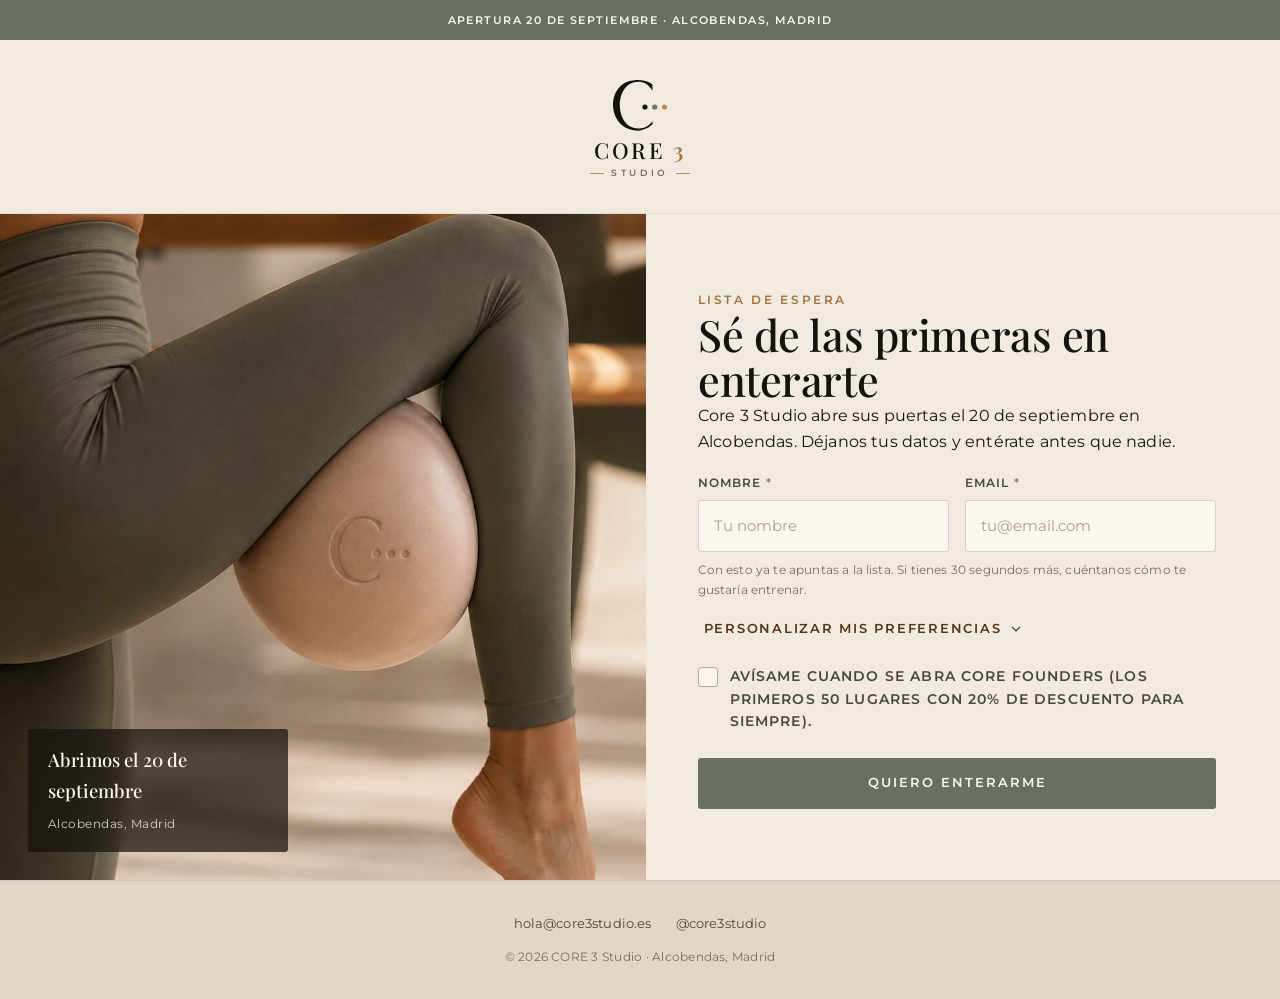
<file: landing.html>
<!DOCTYPE html>
<html lang="es">
<head>
<meta charset="UTF-8">
<meta name="viewport" content="width=device-width, initial-scale=1">
<title>CORE 3 Studio · Sé de las primeras en enterarte</title>
<meta name="description" content="Core 3 Studio abre el 20 de septiembre en Alcobendas. Apúntate a la lista de espera y entérate antes que nadie. Pilates Reformer, Barre y Yoga.">
<meta name="theme-color" content="#69705E">
<meta name="robots" content="index,follow">
<meta property="og:title" content="CORE 3 Studio · Sé de las primeras en enterarte">
<meta property="og:description" content="Abrimos el 20 de septiembre en Alcobendas. Déjanos tus datos y entérate antes que nadie.">
<meta property="og:type" content="website">
<link rel="preload" href="assets/fonts/PlayfairDisplay.woff2" as="font" type="font/woff2" crossorigin>
<link rel="preload" href="assets/fonts/Montserrat.woff2" as="font" type="font/woff2" crossorigin>
<link rel="icon" href="assets/favicon.svg" type="image/svg+xml">
<link rel="icon" href="assets/favicon-32.png" sizes="32x32" type="image/png">
<link rel="icon" href="assets/favicon.ico" sizes="any">
<link rel="apple-touch-icon" href="assets/apple-touch-icon.png">
<link rel="stylesheet" href="css/styles.css">
<style>
  /* Estilos propios de la landing, embebidos para que se vean sí o sí
     (no dependen de actualizar css/styles.css) */
  .landing-header { background: var(--paper); display: flex; justify-content: center; padding: 40px var(--gutter) 36px; border-bottom: 1px solid rgba(86,51,19,.09); }
  .landing-header .logo-lockup { align-items: center; gap: 8px; }
  .landing-header .logo-lockup .mark { width: 54px; }
  .landing-header .logo-lockup .word { font-size: 22px; }
  .landing-page .lead { background: var(--paper); }
  .landing-lead .lead-grid { min-height: min(74vh, 760px); }
  .landing-footer { background: var(--linen); padding: 32px 0; text-align: center; border-top: 1px solid rgba(86,51,19,.1); }
  .landing-footer .wrap-wide { display: flex; flex-direction: column; align-items: center; gap: 12px; }
  .landing-footer .lf-links { display: flex; gap: 24px; font-size: 13px; order: -1; }
  .landing-footer .lf-links a { color: var(--ink-soft); transition: color .25s ease; }
  .landing-footer .lf-links a:hover { color: var(--obsidian); }
  .landing-footer .lf-copy { font-size: 12px; color: var(--ink-mute); letter-spacing: .02em; }
  @media (max-width: 820px){ .landing-header { padding: 28px var(--gutter) 26px; } }
</style>
</head>
<body class="landing-page">

<!-- ===== Announcement bar ===== -->
<div class="announce">
  <div class="wrap-wide">
    <span class="a-side" aria-hidden="true"></span>
    <span class="a-main">Apertura 20 de septiembre · Alcobendas, Madrid</span>
  </div>
</div>

<!-- ===== Header (solo logo) ===== -->
<header class="landing-header">
  <span class="logo-mark" aria-label="CORE 3 Studio">
    <span class="logo-lockup">
      <svg class="mark" viewBox="0 0 746.1 699.8" role="img" aria-label="CORE 3">
        <path class="mc" d="M546,565.4c-41.9,64.2-107.6,100.8-183.8,103.7C8.3,682.5,2.2,13.8,359.7,23.6c76,2.1,131.7,44,174.5,107.4,1.7,2.5,6.2,9.9,11,17.7V60.7c-19-13.6-41.5-26.6-50.2-30.6C436.2,2.6,362.6-3.9,298.6,2,36.4,12.6-70.1,317.1,47.8,533.2c87.4,160.2,298.9,212,437.5,124.2,9.8-6.2,41.4-28.8,60.7-47.6v-44.3Z"/>
        <circle class="d1" cx="441.5" cy="373.4" r="35.8"/>
        <circle class="d2" cx="575.9" cy="373.4" r="35.8"/>
        <circle class="d3" cx="710.3" cy="373.4" r="35.8"/>
      </svg>
      <span class="word"><b>CORE</b> <span class="three">3</span></span>
      <span class="sub">Studio</span>
    </span>
  </span>
</header>

<main>
<!-- ===== Lead capture (Fase 1 · prioridad) ===== -->
<section class="lead landing-lead" id="enterate">
  <div class="lead-grid">
    <div class="lead-media">
      <img src="assets/img/lead-side.jpg" alt="Detalle de práctica en CORE 3 Studio" fetchpriority="high">
      <div class="lead-tag">
        <strong>Abrimos el 20 de septiembre</strong>
        <span>Alcobendas, Madrid</span>
      </div>
    </div>
    <div class="lead-form-wrap">
      <div class="form-body">
        <span class="eyebrow reveal">Lista de espera</span>
        <h2 class="reveal">Sé de las primeras en enterarte</h2>
        <p class="reveal">Core 3 Studio abre sus puertas el 20 de septiembre en Alcobendas. Déjanos tus datos y entérate antes que nadie.</p>

        <form id="lead-form" novalidate>
          <div class="field-row">
            <div class="field" data-required>
              <label for="lead-nombre">Nombre <span class="req">*</span></label>
              <input class="input" type="text" id="lead-nombre" name="nombre" placeholder="Tu nombre" autocomplete="given-name">
              <span class="form-error">Escribe tu nombre.</span>
            </div>
            <div class="field" data-required>
              <label for="lead-email">Email <span class="req">*</span></label>
              <input class="input" type="email" id="lead-email" name="email" placeholder="tu@email.com" autocomplete="email">
              <span class="form-error">Escribe un email válido.</span>
            </div>
          </div>
          <p class="form-hint">Con esto ya te apuntas a la lista. Si tienes 30 segundos más, cuéntanos cómo te gustaría entrenar.</p>

          <button type="button" class="link-underline reveal-optional" style="margin-top:18px;color:var(--nut)">Personalizar mis preferencias
            <svg width="16" height="16" viewBox="0 0 24 24" fill="none" stroke="currentColor" stroke-width="1.6"><path d="m6 9 6 6 6-6"/></svg>
          </button>

          <!-- Optional preferences (progressive) -->
          <div class="lead-optional"><div class="lead-optional-inner">
            <div class="opt-divider">Todavía estamos definiendo el horario</div>

            <div class="field">
              <label>¿Qué disciplinas te interesan?</label>
              <div class="chips">
                <label class="chip"><input type="checkbox" name="disciplinas" value="Pilates Reformer"><span>Pilates Reformer</span></label>
                <label class="chip"><input type="checkbox" name="disciplinas" value="Hot Pilates"><span>Hot Pilates</span></label>
                <label class="chip"><input type="checkbox" name="disciplinas" value="Barre"><span>Barre</span></label>
                <label class="chip"><input type="checkbox" name="disciplinas" value="Yoga"><span>Yoga</span></label>
              </div>
            </div>

            <div class="field">
              <label>¿En qué franjas entrenarías? <span style="text-transform:none;letter-spacing:0;font-weight:400;color:var(--ink-mute)">(máx. 2)</span></label>
              <div class="chips">
                <label class="chip"><input type="checkbox" name="franja" value="Mañana"><span>Mañana</span></label>
                <label class="chip"><input type="checkbox" name="franja" value="Mediodía"><span>Mediodía</span></label>
                <label class="chip"><input type="checkbox" name="franja" value="Tarde"><span>Tarde</span></label>
                <label class="chip"><input type="checkbox" name="franja" value="Noche"><span>Noche</span></label>
              </div>
            </div>

            <div class="field">
              <label>¿Cuántas veces por semana?</label>
              <div class="chips">
                <label class="chip"><input type="radio" name="frecuencia" value="1-2"><span>1-2</span></label>
                <label class="chip"><input type="radio" name="frecuencia" value="3-4"><span>3-4</span></label>
                <label class="chip"><input type="radio" name="frecuencia" value="5 o más"><span>5 o más</span></label>
              </div>
            </div>

            <div class="field">
              <label>¿Qué días te vienen mejor?</label>
              <div class="chips">
                <label class="chip"><input type="checkbox" name="dias" value="L"><span>L</span></label>
                <label class="chip"><input type="checkbox" name="dias" value="M"><span>M</span></label>
                <label class="chip"><input type="checkbox" name="dias" value="X"><span>X</span></label>
                <label class="chip"><input type="checkbox" name="dias" value="J"><span>J</span></label>
                <label class="chip"><input type="checkbox" name="dias" value="V"><span>V</span></label>
                <label class="chip"><input type="checkbox" name="dias" value="S"><span>S</span></label>
                <label class="chip"><input type="checkbox" name="dias" value="D"><span>D</span></label>
              </div>
            </div>

            <div class="field" style="max-width:220px">
              <label for="lead-cp">Código postal</label>
              <input class="input" type="text" id="lead-cp" name="codigo_postal" placeholder="28100" inputmode="numeric" autocomplete="postal-code">
            </div>
          </div></div>

          <label class="check">
            <input type="checkbox" name="avisar_founders" value="si">
            <span class="box"><svg viewBox="0 0 24 24"><path d="m5 13 4 4L19 7"/></svg></span>
            <span class="lbl">Avísame cuando se abra Core Founders (los primeros 50 lugares con 20% de descuento para siempre).</span>
          </label>

          <div class="lead-actions">
            <button type="submit" class="btn btn-primary btn-block">Quiero enterarme</button>
          </div>
        </form>
      </div>

      <!-- success -->
      <div class="form-success" id="lead-success">
        <span class="ok"><svg viewBox="0 0 24 24"><path d="m5 13 4 4L19 7"/></svg></span>
        <h3>Ya estás en la lista</h3>
        <p>¡Gracias! Te avisaremos en cuanto abramos Core Founders.</p>
      </div>
    </div>
  </div>
</section>
</main>

<!-- ===== Footer mínimo ===== -->
<footer class="landing-footer">
  <div class="wrap-wide">
    <span class="lf-copy">© <span id="year">2026</span> CORE 3 Studio · Alcobendas, Madrid</span>
    <span class="lf-links">
      <a href="mailto:hola@core3studio.es">hola@core3studio.es</a>
      <a href="https://instagram.com/core3studio" target="_blank" rel="noopener">@core3studio</a>
    </span>
  </div>
</footer>

<script src="js/main.js"></script>
</body>
</html>
</file>
<file: css/styles.css>
/* =========================================================
   CORE 3 STUDIO - Design System
   Brand palette (from Manual de marca):
   Lino Puro #E3D6C6 · Bosque Botánico #69705E · Ámbar Silvestre #BA8D56
   Bruma Mineral #A3A384 · Nuez Robusta #563313 · Negro Obsidiana #121212
   Type: Playfair Display (títulos) · Montserrat (cuerpo)
   ========================================================= */

/* ---------- Fonts (self-hosted, variable woff2) ---------- */
@font-face {
  font-family: "Playfair Display";
  src: url("../assets/fonts/PlayfairDisplay.woff2") format("woff2");
  font-weight: 400 900; font-style: normal; font-display: swap;
}
@font-face {
  font-family: "Playfair Display";
  src: url("../assets/fonts/PlayfairDisplay-Italic.woff2") format("woff2");
  font-weight: 400 900; font-style: italic; font-display: swap;
}
@font-face {
  font-family: "Montserrat";
  src: url("../assets/fonts/Montserrat.woff2") format("woff2");
  font-weight: 100 900; font-style: normal; font-display: swap;
}

/* ---------- Tokens ---------- */
:root {
  --linen:        #E3D6C6;
  --linen-deep:   #D9CAB6;
  --paper:        #F1EAE0;
  --paper-soft:   #F6F1E9;
  --cream:        #FBF7F0;
  --forest:       #69705E;
  --forest-deep:  #565B4A;
  --amber:        #BA8D56;
  --amber-deep:   #A2743F;
  --mineral:      #A3A384;
  --nut:          #563313;
  --obsidian:     #16130F;
  --ink-soft:     #4A4640;
  --ink-mute:     #736C61;

  --font-serif: "Playfair Display", Georgia, "Times New Roman", serif;
  --font-sans:  "Montserrat", system-ui, -apple-system, "Segoe UI", sans-serif;

  --radius: 3px;
  --radius-lg: 4px;
  --wrap: 1280px;
  --wrap-wide: 1440px;
  --gutter: clamp(20px, 5vw, 72px);
  /* left/right inset that aligns full-bleed (hero/split) text columns
     with the centered .wrap-wide container edge */
  --pad-edge: max(var(--gutter), calc((100vw - var(--wrap-wide)) / 2 + var(--gutter)));

  --shadow-soft: 0 18px 48px -28px rgba(86, 51, 19, .38);
  --shadow-card: 0 24px 60px -34px rgba(86, 51, 19, .45);

  --ease: cubic-bezier(.16, 1, .3, 1);
  --dur: .7s;
}

/* ---------- Reset ---------- */
*, *::before, *::after { box-sizing: border-box; }
* { margin: 0; }
html { -webkit-text-size-adjust: 100%; scroll-behavior: smooth; }
@media (prefers-reduced-motion: reduce) { html { scroll-behavior: auto; } }

body {
  font-family: var(--font-sans);
  color: var(--obsidian);
  background: var(--linen);
  line-height: 1.65;
  font-weight: 400;
  font-size: 16px;
  letter-spacing: .01em;
  -webkit-font-smoothing: antialiased;
  text-rendering: optimizeLegibility;
  overflow-x: hidden;
}
img, svg { display: block; max-width: 100%; }
img { height: auto; }
a { color: inherit; text-decoration: none; }
button { font: inherit; color: inherit; cursor: pointer; background: none; border: none; }
input, textarea, select { font: inherit; color: inherit; }
ul { list-style: none; padding: 0; }

/* ---------- Typography ---------- */
h1, h2, h3, h4 { font-family: var(--font-serif); font-weight: 500; line-height: 1.05; letter-spacing: -.01em; }
.eyebrow {
  font-family: var(--font-sans);
  font-size: 12px; font-weight: 600;
  letter-spacing: .22em; text-transform: uppercase;
  color: var(--amber-deep);
}
.section-title { font-size: clamp(2rem, 4.4vw, 3.4rem); }
.lede { font-size: clamp(1rem, 1.4vw, 1.12rem); color: var(--ink-soft); max-width: 54ch; }

/* ---------- Layout ---------- */
.wrap { width: 100%; max-width: var(--wrap); margin-inline: auto; padding-inline: var(--gutter); }
.wrap-wide { width: 100%; max-width: var(--wrap-wide); margin-inline: auto; padding-inline: var(--gutter); }
.section { padding-block: clamp(64px, 9vw, 128px); }
.section-sm { padding-block: clamp(48px, 6vw, 88px); }

/* ---------- Buttons ---------- */
.btn {
  display: inline-flex; align-items: center; justify-content: center; gap: .6em;
  padding: 15px 30px;
  font-family: var(--font-sans); font-size: 12.5px; font-weight: 600;
  letter-spacing: .16em; text-transform: uppercase;
  border-radius: var(--radius);
  transition: transform .25s var(--ease), background-color .3s var(--ease), color .3s var(--ease), border-color .3s var(--ease);
  will-change: transform;
  white-space: nowrap;
}
.btn:active { transform: translateY(1px); }
.btn-primary { background: var(--forest); color: var(--cream); }
.btn-primary:hover { background: var(--forest-deep); transform: translateY(-2px); }
.btn-dark { background: var(--obsidian); color: var(--cream); }
.btn-dark:hover { background: #2a251e; transform: translateY(-2px); }
.btn-amber { background: var(--amber); color: var(--obsidian); }
.btn-amber:hover { background: var(--amber-deep); color: var(--cream); transform: translateY(-2px); }
.btn-ghost { background: transparent; color: var(--obsidian); border: 1px solid rgba(86,51,19,.35); }
.btn-ghost:hover { background: var(--obsidian); color: var(--cream); border-color: var(--obsidian); transform: translateY(-2px); }
.btn-ghost-light { background: transparent; color: var(--cream); border: 1px solid rgba(251,247,240,.4); }
.btn-ghost-light:hover { background: var(--cream); color: var(--obsidian); transform: translateY(-2px); }
.btn-block { width: 100%; }

/* text link with animated underline */
.link-underline {
  position: relative; display: inline-flex; align-items: center; gap: .5em;
  font-size: 12.5px; font-weight: 600; letter-spacing: .14em; text-transform: uppercase;
  padding-bottom: 4px;
}
.link-underline::after {
  content: ""; position: absolute; left: 0; bottom: 0; height: 1px; width: 100%;
  background: currentColor; transform: scaleX(0); transform-origin: left;
  transition: transform .4s var(--ease);
}
.link-underline:hover::after { transform: scaleX(1); }
.link-underline svg { transition: transform .3s var(--ease); }
.link-underline:hover svg { transform: translateX(4px); }

/* ---------- Logo mark ---------- */
.logo-mark { display: inline-flex; align-items: center; }
.logo-lockup { display: inline-flex; flex-direction: column; align-items: center; gap: 6px; line-height: 1; }
.logo-lockup .mark { width: 46px; }
.logo-lockup .word { font-family: var(--font-serif); font-weight: 500; font-size: 20px; letter-spacing: .12em; }
.logo-lockup .word b { font-weight: 500; }
.logo-lockup .word .three { color: var(--amber-deep); font-weight: 600; }
.logo-lockup .sub {
  font-family: var(--font-sans); font-size: 8.5px; font-weight: 600;
  letter-spacing: .42em; text-transform: uppercase; color: var(--ink-mute);
  display: flex; align-items: center; gap: 7px;
}
.logo-lockup .sub::before, .logo-lockup .sub::after { content:""; width: 14px; height: 1px; background: var(--amber); }
.logo-mark svg .mc { fill: var(--obsidian); transition: fill .3s var(--ease); }
.logo-mark svg .d1 { fill: var(--obsidian); }
.logo-mark svg .d2 { fill: var(--forest); }
.logo-mark svg .d3 { fill: var(--amber); }
/* cream variant on dark backgrounds */
.on-dark .logo-mark svg .mc { fill: var(--cream); }
.on-dark .logo-mark svg .d1 { fill: var(--cream); }
.on-dark .logo-lockup .word { color: var(--cream); }
.on-dark .logo-lockup .word .three { color: var(--amber); }
.on-dark .logo-lockup .sub { color: rgba(251,247,240,.7); }

/* ---------- Announcement bar ---------- */
.announce {
  background: var(--forest); color: var(--cream);
  font-size: 11px; font-weight: 600; letter-spacing: .13em; text-transform: uppercase;
}
.announce .wrap-wide { display: grid; grid-template-columns: 1fr auto 1fr; align-items: center; gap: 20px; padding-block: 11px; }
.announce .a-main { text-align: center; }
.announce .a-right { justify-self: end; color: rgba(251,247,240,.72); white-space: nowrap; }
@media (max-width: 860px){
  .announce .wrap-wide { grid-template-columns: 1fr; }
  .announce .a-side, .announce .a-right { display: none; }
  .announce .a-main { text-align: center; }
}

/* ---------- Header ---------- */
.site-header {
  position: sticky; top: 0; z-index: 50;
  background: rgba(240,233,222,.86);
  backdrop-filter: saturate(140%) blur(12px);
  -webkit-backdrop-filter: saturate(140%) blur(12px);
  border-bottom: 1px solid rgba(86,51,19,.09);
  transition: background .3s var(--ease), box-shadow .3s var(--ease);
}
.site-header.scrolled { background: rgba(240,233,222,.96); box-shadow: 0 10px 30px -22px rgba(86,51,19,.5); }
.nav { display: grid; grid-template-columns: 1fr auto 1fr; align-items: center; gap: 24px; padding-block: 14px; }
.nav-left, .nav-right { display: flex; align-items: center; gap: clamp(18px, 1.9vw, 30px); flex-wrap: nowrap; }
.nav-right { justify-content: flex-end; }
.nav a.nav-link {
  font-size: 12px; font-weight: 600; letter-spacing: .13em; text-transform: uppercase;
  position: relative; padding-block: 6px; color: var(--ink-soft); white-space: nowrap;
  transition: color .25s var(--ease);
}
.nav a.nav-link::after {
  content:""; position: absolute; left:0; bottom: 0; height: 1px; width: 100%;
  background: var(--amber-deep); transform: scaleX(0); transform-origin: left;
  transition: transform .35s var(--ease);
}
.nav a.nav-link:hover { color: var(--obsidian); }
.nav a.nav-link:hover::after { transform: scaleX(1); }
.nav-center { justify-self: center; }
.nav-center .logo-lockup .mark { width: 40px; }
.nav-center .logo-lockup .word { font-size: 17px; }
.nav-cta { display: inline-flex; align-items: center; gap: clamp(14px, 1.6vw, 18px); flex: none; }
.header-login { font-size: 12px; font-weight: 600; letter-spacing: .12em; text-transform: uppercase; color: var(--ink-soft); white-space: nowrap; }
.header-login:hover { color: var(--obsidian); }
.header-icon { display: inline-grid; place-items: center; width: 40px; height: 40px; border-radius: 50%; border: 1px solid rgba(86,51,19,.24); color: var(--ink-soft); transition: background-color .25s var(--ease), color .25s var(--ease), border-color .25s var(--ease); }
.header-icon:hover { background: var(--obsidian); border-color: var(--obsidian); color: var(--cream); }
.header-icon svg { display: block; }
.btn-nav { padding: 12px 22px; font-size: 11px; }
.nav-toggle { display: none; }

/* ---------- Hero ---------- */
.hero { background: var(--paper); position: relative; overflow: hidden; }
.hero-grid { display: grid; grid-template-columns: 1fr 1.05fr; min-height: min(88vh, 820px); }
.hero-grid > * { min-width: 0; }
.hero-copy { display: flex; flex-direction: column; justify-content: center; padding-block: clamp(40px, 6vw, 96px); padding-inline: var(--pad-edge) clamp(30px, 4vw, 64px); }
.hero-copy .eyebrow { margin-bottom: 22px; }
.hero h1 { font-size: clamp(2.9rem, 6.4vw, 5.3rem); line-height: .98; font-weight: 500; }
.hero h1 .accent { color: var(--amber-deep); font-style: italic; }
.hero .rule { width: 54px; height: 2px; background: var(--amber); margin: 28px 0 24px; }
.hero p.lede { font-size: clamp(1rem, 1.3vw, 1.14rem); }
.hero-actions { display: flex; align-items: center; gap: 26px; margin-top: 38px; flex-wrap: wrap; }
.hero-media { position: relative; overflow: hidden; }
.hero-media img { width: 100%; height: 100%; object-fit: cover; }
.hero-media .kb { transform: scale(1.06); animation: kenburns 18s ease-out forwards; }
@keyframes kenburns { to { transform: scale(1); } }
@media (prefers-reduced-motion: reduce){ .hero-media .kb { animation: none; transform: none; } }
.hero-badge {
  position: absolute; left: clamp(20px,4vw,44px); bottom: clamp(20px,4vw,40px);
  background: rgba(240,233,222,.9); backdrop-filter: blur(6px);
  padding: 14px 20px; border-radius: var(--radius); font-size: 11px; font-weight: 600;
  letter-spacing: .12em; text-transform: uppercase; color: var(--nut);
  display: flex; align-items: center; gap: 10px; box-shadow: var(--shadow-soft);
}
.hero-badge .dot { width: 7px; height: 7px; border-radius: 50%; background: var(--amber); }

@media (max-width: 820px){
  .hero-grid { grid-template-columns: 1fr; min-height: 0; }
  .hero-copy { padding-block: 44px 40px; padding-inline: var(--gutter); }
  .hero-media { min-height: 380px; }
  .hero h1 { font-size: clamp(3rem, 13vw, 4rem); }
}

/* ---------- Values strip ---------- */
.values { background: var(--amber); color: var(--obsidian); }
.values-grid { display: grid; grid-template-columns: repeat(3, 1fr); gap: clamp(24px, 4vw, 60px); padding-block: clamp(36px, 4.5vw, 56px); }
.value { display: flex; gap: 18px; align-items: flex-start; }
.value .v-ic { flex: none; width: 40px; height: 40px; color: var(--nut); }
.value .v-ic svg { width: 100%; height: 100%; stroke: currentColor; fill: none; stroke-width: 1.4; }
.value h3 { font-family: var(--font-sans); font-size: 12px; font-weight: 700; letter-spacing: .16em; text-transform: uppercase; margin-bottom: 8px; }
.value p { font-size: 14.5px; color: #3d3320; line-height: 1.5; max-width: 30ch; }
@media (max-width: 860px){ .values-grid { grid-template-columns: 1fr; gap: 26px; } }

/* ---------- Section head ---------- */
.section-head { max-width: 60ch; margin-bottom: clamp(36px, 5vw, 60px); }
.section-head .eyebrow { display: block; margin-bottom: 16px; }
.section-head p { margin-top: 14px; color: var(--ink-soft); }
.section-head.center { margin-inline: auto; text-align: center; }

/* ---------- Disciplines ---------- */
.disciplines { background: var(--linen); }
.disc-grid { display: grid; grid-template-columns: repeat(4, 1fr); gap: clamp(16px, 1.6vw, 22px); }
.disc {
  background: var(--paper-soft); border-radius: var(--radius-lg); overflow: hidden;
  display: flex; flex-direction: column; box-shadow: var(--shadow-soft);
  transition: transform .5s var(--ease), box-shadow .5s var(--ease);
}
.disc:hover { transform: translateY(-6px); box-shadow: var(--shadow-card); }
.disc-media { aspect-ratio: 4/5; overflow: hidden; }
.disc-media img { width: 100%; height: 100%; object-fit: cover; transition: transform .8s var(--ease); }
.disc:hover .disc-media img { transform: scale(1.05); }
.disc-body { padding: 22px 22px 24px; display: flex; flex-direction: column; flex: 1; }
.disc-body h3 { font-size: 1.35rem; }
.disc-body p { font-size: 14px; color: var(--ink-soft); margin-top: 8px; }
.disc-toggle {
  margin-top: 18px; display: inline-flex; align-items: center; justify-content: space-between;
  width: 100%; font-size: 11.5px; font-weight: 600; letter-spacing: .16em; text-transform: uppercase;
  color: var(--nut); padding-top: 16px; border-top: 1px solid rgba(86,51,19,.14);
}
.disc-toggle .chev { transition: transform .4s var(--ease); }
.disc.open .disc-toggle .chev { transform: rotate(180deg); }
.disc-panel { display: grid; grid-template-rows: 0fr; transition: grid-template-rows .45s var(--ease); }
.disc.open .disc-panel { grid-template-rows: 1fr; }
.disc-panel-inner { overflow: hidden; }
.disc-panel ul { margin-top: 14px; display: flex; flex-direction: column; gap: 10px; }
.disc-panel li { display: flex; justify-content: space-between; gap: 12px; font-size: 13.5px; color: var(--ink-soft); padding-bottom: 10px; border-bottom: 1px dashed rgba(86,51,19,.16); }
.disc-panel li span:last-child { color: var(--nut); font-weight: 600; white-space: nowrap; }
.disc-panel .note { margin-top: 12px; font-size: 12px; color: var(--ink-mute); font-style: italic; }
.disc-more { display: flex; justify-content: center; margin-top: clamp(30px, 4vw, 46px); }
@media (max-width: 1040px){ .disc-grid { grid-template-columns: repeat(2, 1fr); } }
@media (max-width: 560px){ .disc-grid { grid-template-columns: 1fr; } }

/* ---------- Lead capture ---------- */
.lead { background: var(--paper); }
.lead-grid { display: grid; grid-template-columns: 1.02fr 1fr; align-items: stretch; }
.lead-grid > * { min-width: 0; }
.lead-media { position: relative; overflow: hidden; min-height: 420px; }
.lead-media img { position: absolute; inset: 0; width: 100%; height: 100%; object-fit: cover; }
.lead-media .lead-tag {
  position: absolute; left: 28px; bottom: 28px; z-index: 2;
  background: rgba(22,19,15,.72); color: var(--cream); backdrop-filter: blur(6px);
  padding: 16px 20px; border-radius: var(--radius); max-width: 260px;
}
.lead-media .lead-tag strong { display:block; font-family: var(--font-serif); font-size: 1.15rem; font-weight: 500; margin-bottom: 4px; }
.lead-media .lead-tag span { font-size: 12px; letter-spacing: .04em; color: rgba(251,247,240,.82); }
.lead-form-wrap { padding-block: clamp(36px, 5vw, 72px); padding-inline: clamp(30px, 4vw, 64px) var(--pad-edge); display: flex; flex-direction: column; justify-content: center; }
@media (max-width: 820px){
  .lead-grid { grid-template-columns: 1fr; }
  .lead-media { min-height: 280px; }
  .lead-form-wrap { padding-inline: var(--gutter); }
}
.lead-form-wrap .eyebrow { margin-bottom: 14px; }
.lead-form-wrap h2 { font-size: clamp(1.9rem, 3.4vw, 2.7rem); }
.lead-form-wrap > p { color: var(--ink-soft); margin-top: 14px; max-width: 46ch; }
form .field { display: flex; flex-direction: column; gap: 7px; margin-top: 18px; }
form label { font-size: 11.5px; font-weight: 600; letter-spacing: .1em; text-transform: uppercase; color: var(--ink-soft); }
form label .req { color: var(--amber-deep); }
.input, textarea.input, select.input {
  width: 100%; padding: 13px 15px; background: var(--cream);
  border: 1px solid rgba(86,51,19,.2); border-radius: var(--radius); font-size: 15px;
  transition: border-color .25s var(--ease), box-shadow .25s var(--ease);
}
.input::placeholder { color: #a99e8d; }
.input:focus, textarea.input:focus, select.input:focus {
  outline: none; border-color: var(--amber-deep);
  box-shadow: 0 0 0 3px rgba(186,141,86,.2);
}
textarea.input { resize: vertical; min-height: 120px; }
.field-row { display: grid; grid-template-columns: 1fr 1fr; gap: 16px; }
@media (max-width: 480px){ .field-row { grid-template-columns: 1fr; } }
.form-hint { font-size: 12px; color: var(--ink-mute); margin-top: 8px; }
.form-error { display: none; font-size: 12px; color: #9a3412; margin-top: 6px; }
.field.invalid .input { border-color: #b45309; box-shadow: 0 0 0 3px rgba(180,83,9,.14); }
.field.invalid .form-error { display: block; }
.lead-actions { margin-top: 26px; }

/* progressive optional block */
.lead-optional {
  display: grid; grid-template-rows: 0fr; transition: grid-template-rows .55s var(--ease), opacity .5s var(--ease);
  opacity: 0;
}
.lead-optional.show { grid-template-rows: 1fr; opacity: 1; margin-top: 8px; }
.lead-optional-inner { overflow: hidden; }
.opt-divider { display: flex; align-items: center; gap: 14px; margin: 26px 0 6px; color: var(--ink-mute); font-size: 12px; letter-spacing: .12em; text-transform: uppercase; }
.opt-divider::before, .opt-divider::after { content:""; height: 1px; background: rgba(86,51,19,.18); flex: 1; }

/* chips (multi/single select) */
.chips { display: flex; flex-wrap: wrap; gap: 10px; margin-top: 10px; }
.chip { position: relative; }
.chip input { position: absolute; opacity: 0; inset: 0; cursor: pointer; }
.chip span {
  display: inline-flex; padding: 9px 16px; border-radius: 999px; font-size: 12.5px; font-weight: 600;
  letter-spacing: .04em; background: var(--cream); border: 1px solid rgba(86,51,19,.2);
  color: var(--ink-soft); transition: all .25s var(--ease); user-select: none;
}
.chip input:checked + span { background: var(--forest); border-color: var(--forest); color: var(--cream); }
.chip input:focus-visible + span { box-shadow: 0 0 0 3px rgba(186,141,86,.35); }
.chip:hover span { border-color: var(--amber-deep); }

/* checkbox */
.check { display: flex; align-items: flex-start; gap: 12px; margin-top: 22px; cursor: pointer; }
.check input { position: absolute; opacity: 0; }
.check .box {
  flex: none; width: 20px; height: 20px; border: 1px solid rgba(86,51,19,.4); border-radius: 4px;
  background: var(--cream); display: grid; place-items: center; margin-top: 2px; transition: all .2s var(--ease);
}
.check .box svg { width: 12px; height: 12px; stroke: var(--cream); stroke-width: 3; fill: none; opacity: 0; transition: opacity .2s; }
.check input:checked + .box { background: var(--forest); border-color: var(--forest); }
.check input:checked + .box svg { opacity: 1; }
.check input:focus-visible + .box { box-shadow: 0 0 0 3px rgba(186,141,86,.35); }
.check span.lbl { font-size: 13.5px; color: var(--ink-soft); }

/* success */
.form-success { display: none; text-align: center; padding: 20px 0; }
.form-success.show { display: block; animation: fadeUp .6s var(--ease) both; }
.form-success .ok { width: 58px; height: 58px; margin: 0 auto 18px; border-radius: 50%; background: var(--forest); display: grid; place-items: center; }
.form-success .ok svg { width: 26px; height: 26px; stroke: var(--cream); stroke-width: 2.4; fill: none; }
.form-success h3 { font-size: 1.7rem; }
.form-success p { color: var(--ink-soft); margin-top: 10px; }

/* ---------- Bonos ---------- */
.bonos { background: var(--forest); color: var(--cream); }
.bonos-grid { display: grid; grid-template-columns: .9fr 2.4fr; gap: clamp(30px, 4vw, 64px); align-items: center; }
.bonos-intro h2 { font-size: clamp(1.9rem, 3.6vw, 2.9rem); color: var(--cream); }
.bonos-intro .eyebrow { color: var(--amber); }
.bonos-intro p { color: rgba(251,247,240,.78); margin-top: 16px; max-width: 34ch; font-size: 15px; }
.bonos-intro .link-underline { margin-top: 24px; color: var(--cream); }
.bono-cards { display: grid; grid-template-columns: repeat(4, 1fr); gap: 14px; }
.bono {
  background: rgba(251,247,240,.06); border: 1px solid rgba(251,247,240,.16);
  border-radius: var(--radius-lg); padding: 24px 20px; text-align: center;
  transition: transform .4s var(--ease), background-color .4s var(--ease), border-color .4s var(--ease);
}
.bono:hover { transform: translateY(-6px); background: rgba(251,247,240,.12); border-color: rgba(186,141,86,.6); }
.bono .tier { font-size: 11px; font-weight: 700; letter-spacing: .14em; text-transform: uppercase; color: var(--amber); }
.bono .price { font-family: var(--font-serif); font-size: 2.5rem; font-weight: 500; margin: 14px 0 2px; }
.bono .per { font-size: 12px; color: rgba(251,247,240,.6); letter-spacing: .05em; }
.bono .btn { margin-top: 20px; }
.bono.featured { background: var(--amber); border-color: var(--amber); color: var(--obsidian); }
.bono.featured .tier { color: var(--nut); }
.bono.featured .per { color: rgba(22,19,15,.6); }
.bono-foot { margin-top: 22px; font-size: 12px; color: rgba(251,247,240,.6); text-align: center; }
@media (max-width: 980px){ .bonos-grid { grid-template-columns: 1fr; } .bono-cards { grid-template-columns: repeat(2,1fr); } }
@media (max-width: 480px){ .bono-cards { grid-template-columns: 1fr; } }

/* ---------- Feature split (founders / regalo / about) ---------- */
.split { display: grid; grid-template-columns: 1fr 1fr; align-items: stretch; }
.split > * { min-width: 0; }
.split.reverse .split-media { order: 2; }
.split-media { position: relative; overflow: hidden; min-height: 440px; }
.split-media img { position: absolute; inset: 0; width: 100%; height: 100%; object-fit: cover; }
.split-copy { display: flex; flex-direction: column; justify-content: center; padding-block: clamp(44px, 6vw, 96px); padding-inline: var(--pad-edge) clamp(28px, 5vw, 64px); }
.split.reverse .split-copy { padding-inline: clamp(28px, 5vw, 64px) var(--pad-edge); }
.split-copy .eyebrow { margin-bottom: 16px; }
.split-copy h2 { font-size: clamp(1.9rem, 3.8vw, 3rem); }
.split-copy p { color: var(--ink-soft); margin-top: 18px; max-width: 46ch; }
.split-copy .actions { margin-top: 32px; display: flex; gap: 20px; align-items: center; flex-wrap: wrap; }
.founders-split { background: var(--paper); }
.split-forest { background: var(--forest); }
.split-forest .split-copy .eyebrow { color: var(--amber); }
.split-forest .split-copy h2 { color: var(--cream); }
.split-forest .split-copy p { color: rgba(251,247,240,.82); }
.split-forest .split-copy .link-underline { color: var(--cream); }
.founders-split .split-media .watermark { position: absolute; top: 30px; left: 30px; width: 70px; opacity: .9; z-index: 2; }
.regalo-split { background: var(--linen); }
@media (max-width: 860px){
  .split { grid-template-columns: 1fr; }
  .split.reverse .split-media { order: 0; }
  .split-media { min-height: 320px; }
  .split-copy, .split.reverse .split-copy { padding-inline: var(--gutter); }
}

/* ---------- Founders promo banner ---------- */
.founders-banner { background: var(--linen); }
.fb-inner {
  background: var(--paper-soft); border-radius: var(--radius-lg); overflow: hidden;
  display: grid; grid-template-columns: 1fr 1.1fr; box-shadow: var(--shadow-soft);
}
.fb-media { position: relative; min-height: 380px; }
.fb-media img { position:absolute; inset:0; width:100%; height:100%; object-fit: cover; }
.fb-media .watermark { position: absolute; top: 26px; left: 26px; width: 66px; z-index: 2; }
.fb-copy { padding: clamp(36px, 4.6vw, 72px); display: flex; flex-direction: column; justify-content: center; }
.fb-copy .eyebrow { color: var(--amber-deep); }
.fb-copy h2 { font-size: clamp(1.9rem, 3.6vw, 2.9rem); margin-top: 14px; }
.fb-copy p { color: var(--ink-soft); margin-top: 16px; max-width: 42ch; }
.fb-cup { margin-top: 20px; display: inline-flex; align-items: center; gap: 10px; font-size: 12.5px; font-weight: 600; letter-spacing: .06em; color: var(--nut); }
.fb-cup .dot { width: 8px; height: 8px; border-radius: 50%; background: var(--amber); box-shadow: 0 0 0 4px rgba(186,141,86,.22); }
.fb-copy .actions { margin-top: 30px; }
@media (max-width: 860px){ .fb-inner { grid-template-columns: 1fr; } .fb-media { min-height: 300px; } }

/* ---------- Founder benefit cards (core-founders page) ---------- */
.benefit-list { display: grid; gap: 14px; max-width: 860px; margin-inline: auto; }
.benefit {
  background: var(--paper-soft); border: 1px solid rgba(86,51,19,.12); border-radius: var(--radius-lg);
  overflow: hidden; transition: border-color .3s var(--ease), box-shadow .3s var(--ease);
}
.benefit.open { border-color: rgba(186,141,86,.5); box-shadow: var(--shadow-soft); }
.benefit-head { width: 100%; display: flex; align-items: center; gap: 20px; padding: 24px 28px; text-align: left; }
.benefit-head .idx { font-family: var(--font-serif); font-size: 1.1rem; color: var(--amber-deep); flex: none; width: 26px; }
.benefit-head h3 { font-size: clamp(1.15rem, 2vw, 1.5rem); flex: 1; }
.benefit-head .plus { flex: none; width: 26px; height: 26px; position: relative; }
.benefit-head .plus::before, .benefit-head .plus::after { content:""; position:absolute; top:50%; left:50%; background: var(--nut); transition: transform .4s var(--ease); }
.benefit-head .plus::before { width: 16px; height: 1.5px; transform: translate(-50%,-50%); }
.benefit-head .plus::after { width: 1.5px; height: 16px; transform: translate(-50%,-50%); }
.benefit.open .plus::after { transform: translate(-50%,-50%) rotate(90deg); opacity: 0; }
.benefit-panel { display: grid; grid-template-rows: 0fr; transition: grid-template-rows .45s var(--ease); }
.benefit.open .benefit-panel { grid-template-rows: 1fr; }
.benefit-panel-inner { overflow: hidden; }
.benefit-panel p { padding: 0 28px 26px 74px; color: var(--ink-soft); max-width: 62ch; }
@media (max-width: 560px){ .benefit-panel p { padding-left: 28px; } }

/* ---------- Comparativa de bonos ---------- */
.comparativa { background: var(--linen); }
.table-scroll { overflow-x: auto; -webkit-overflow-scrolling: touch; }
.compare-table { width: 100%; min-width: 720px; border-collapse: collapse; background: var(--paper-soft); border-radius: var(--radius-lg); overflow: hidden; box-shadow: var(--shadow-soft); }
.compare-table th, .compare-table td { padding: 17px 20px; text-align: center; border-bottom: 1px solid rgba(86,51,19,.12); }
.compare-table thead th { vertical-align: bottom; background: var(--paper); border-bottom: 1px solid rgba(86,51,19,.2); }
.compare-table .rowlabel, .compare-table tbody th[scope=row] { text-align: left; font-family: var(--font-sans); font-weight: 600; font-size: 13.5px; color: var(--ink-soft); }
.compare-table .th-note { font-size: 11px; font-weight: 700; letter-spacing: .14em; text-transform: uppercase; color: var(--ink-mute); }
.compare-table .plan { display: block; font-family: var(--font-serif); font-size: 1.2rem; color: var(--obsidian); }
.compare-table .plan-price { display: block; margin-top: 5px; font-size: 13px; color: var(--nut); font-weight: 600; }
.compare-table .plan-price small { color: var(--ink-mute); font-weight: 400; }
.compare-table td.feat, .compare-table th.feat { background: rgba(186,141,86,.13); }
.compare-table thead th.feat { background: var(--amber); }
.compare-table thead th.feat .plan, .compare-table thead th.feat .plan-price { color: var(--obsidian); }
.compare-table thead th.feat .plan-price small { color: rgba(22,19,15,.6); }
.compare-table .hint { font-size: 11px; color: var(--ink-mute); font-weight: 400; }
.compare-table tbody tr:last-child td, .compare-table tbody tr:last-child th { border-bottom: none; }
.compare-table .yes { display: inline-block; width: 22px; height: 22px; position: relative; }
.compare-table .yes::after { content: ""; position: absolute; left: 50%; top: 50%; width: 13px; height: 7px; border-left: 2px solid var(--forest); border-bottom: 2px solid var(--forest); transform: translate(-50%,-68%) rotate(-45deg); }
.compare-table .cta-row td { padding-top: 22px; padding-bottom: 22px; }
.compare-foot { text-align: center; max-width: 64ch; margin: 22px auto 0; font-size: 13px; color: var(--ink-mute); }

/* ---------- Instagram ---------- */
.ig-section { background: var(--linen); padding-top: clamp(48px, 6vw, 84px); }
.ig-head { display: flex; justify-content: space-between; align-items: flex-end; margin-bottom: clamp(24px, 3vw, 36px); gap: 20px; flex-wrap: wrap; }
.ig-head .eyebrow { color: var(--amber-deep); display: block; }
.ig-head h3 { font-size: clamp(1.8rem, 3.4vw, 2.6rem); margin-top: 8px; }
.ig-follow { padding: 13px 26px; }
.ig-grid { display: grid; grid-template-columns: repeat(6, 1fr); width: 100%; }
.ig-item { position: relative; aspect-ratio: 4/5; overflow: hidden; display: block; }
.ig-item img { width: 100%; height: 100%; object-fit: cover; transition: transform .7s var(--ease); }
.ig-item::after { content: ""; position: absolute; inset: 0; background: rgba(22,19,15,0); transition: background .4s var(--ease); z-index: 1; }
.ig-ov { position: absolute; inset: 0; display: grid; place-items: center; opacity: 0; transition: opacity .4s var(--ease); z-index: 2; }
.ig-glyph { width: clamp(24px, 1.9vw, 30px); height: clamp(24px, 1.9vw, 30px); color: #fff; transform: scale(.82); transition: transform .4s var(--ease); filter: drop-shadow(0 2px 8px rgba(0,0,0,.35)); }
.ig-item:hover img { transform: scale(1.06); }
.ig-item:hover::after { background: rgba(22,19,15,.4); }
.ig-item:hover .ig-ov { opacity: 1; }
.ig-item:hover .ig-glyph { transform: scale(1); }
.ig-item:focus-visible { outline: 3px solid var(--amber); outline-offset: -3px; }
@media (hover: none){
  .ig-item::after { background: linear-gradient(transparent 58%, rgba(22,19,15,.32)); }
  .ig-ov { opacity: 1; align-items: end; padding-bottom: 12px; }
  .ig-glyph { transform: scale(1); width: 28px; height: 28px; }
}
@media (max-width: 1000px){ .ig-grid { grid-template-columns: repeat(3, 1fr); } }
@media (max-width: 560px){ .ig-grid { grid-template-columns: repeat(2, 1fr); } }

/* ---------- Footer ---------- */
.site-footer { background: var(--linen); color: var(--ink-soft); padding-top: clamp(40px, 5vw, 60px); padding-bottom: 36px; }
.footer-top { display: grid; grid-template-columns: 1.4fr 1fr 1fr 1.2fr; gap: clamp(28px, 4vw, 56px); padding-block: clamp(30px, 4vw, 48px); border-top: 1px solid rgba(86,51,19,.14); }
.footer-brand .logo-lockup { align-items: flex-start; }
.footer-brand p { font-size: 13.5px; margin-top: 18px; max-width: 30ch; line-height: 1.6; }
.footer-col h4 { font-family: var(--font-sans); font-size: 11px; font-weight: 700; letter-spacing: .16em; text-transform: uppercase; color: var(--nut); margin-bottom: 16px; }
.footer-col ul { display: flex; flex-direction: column; gap: 11px; }
.footer-col a, .footer-col li { font-size: 13.5px; color: var(--ink-soft); transition: color .25s var(--ease); }
.footer-col a:hover { color: var(--obsidian); }
.footer-social { display: flex; gap: 12px; margin-top: 18px; }
.footer-social a { width: 38px; height: 38px; border: 1px solid rgba(86,51,19,.25); border-radius: 50%; display: grid; place-items: center; transition: all .25s var(--ease); }
.footer-social a:hover { background: var(--obsidian); border-color: var(--obsidian); color: var(--cream); }
.footer-social svg { width: 17px; height: 17px; }
.footer-bottom { display: flex; justify-content: space-between; align-items: center; gap: 16px; padding-top: 26px; border-top: 1px solid rgba(86,51,19,.14); font-size: 12px; color: var(--ink-mute); }
.footer-bottom .fb-links { display: flex; gap: 20px; }
@media (max-width: 860px){ .footer-top { grid-template-columns: 1fr 1fr; } .footer-brand { grid-column: 1 / -1; } .footer-bottom { flex-direction: column; text-align: center; } }

/* ---------- Page hero (interior pages) ---------- */
.page-hero { background: var(--paper); position: relative; overflow: hidden; }
.page-hero .wrap { padding-block: clamp(56px, 8vw, 104px); position: relative; z-index: 2; }
.page-hero .eyebrow { display:block; margin-bottom: 16px; }
.page-hero h1 { font-size: clamp(2.4rem, 5.4vw, 4.2rem); max-width: 16ch; }
.page-hero p { margin-top: 20px; color: var(--ink-soft); max-width: 52ch; font-size: 1.05rem; }
.page-hero .wm { position: absolute; right: -40px; top: 50%; transform: translateY(-50%); width: 340px; opacity: .06; z-index: 1; }

/* ---------- Calendar widget placeholder ---------- */
.cal-panel { background: var(--paper-soft); border: 1px solid rgba(86,51,19,.12); border-radius: var(--radius-lg); padding: clamp(20px, 3vw, 30px); box-shadow: var(--shadow-soft); margin-bottom: 30px; }
.cal-panel-head { display: flex; justify-content: space-between; align-items: center; gap: 16px; margin-bottom: 20px; }
.cal-panel-head h3 { font-family: var(--font-serif); font-weight: 500; font-size: 1.3rem; }
.cal-reset { display: inline-flex; align-items: center; gap: 7px; font-size: 12px; font-weight: 600; letter-spacing: .06em; color: var(--ink-soft); transition: color .25s var(--ease); }
.cal-reset svg { transition: transform .5s var(--ease); }
.cal-reset:hover { color: var(--nut); }
.cal-reset:hover svg { transform: rotate(-180deg); }
.cal-filters { display: grid; grid-template-columns: repeat(4, 1fr); gap: 18px; }
.cal-field { display: flex; flex-direction: column; gap: 8px; }
.cal-field > label { font-size: 11px; font-weight: 700; letter-spacing: .12em; text-transform: uppercase; color: var(--ink-soft); }
.select-wrap { position: relative; }
.select-wrap select { appearance: none; -webkit-appearance: none; -moz-appearance: none; width: 100%; padding: 13px 42px 13px 16px; background: var(--cream); border: 1px solid rgba(86,51,19,.22); border-radius: var(--radius); font-size: 14.5px; color: var(--obsidian); cursor: pointer; transition: border-color .25s var(--ease), box-shadow .25s var(--ease); }
.select-wrap select:hover { border-color: rgba(86,51,19,.42); }
.select-wrap select:focus { outline: none; border-color: var(--amber-deep); box-shadow: 0 0 0 3px rgba(186,141,86,.2); }
.select-wrap select:focus + .select-chev { color: var(--amber-deep); transform: translateY(-50%) rotate(180deg); }
.select-chev { position: absolute; right: 15px; top: 50%; transform: translateY(-50%); width: 16px; height: 16px; pointer-events: none; color: var(--nut); transition: transform .3s var(--ease), color .25s var(--ease); }
@media (max-width: 820px){ .cal-filters { grid-template-columns: 1fr 1fr; } }
@media (max-width: 480px){ .cal-filters { grid-template-columns: 1fr; } .cal-panel-head { flex-wrap: wrap; } }
.widget-embed {
  border: 1px dashed rgba(86,51,19,.32); border-radius: var(--radius-lg); background: var(--paper-soft);
  padding: clamp(40px, 7vw, 90px) 24px; text-align: center; color: var(--ink-mute);
}
.widget-embed .wic { display: block; width: 52px; height: 52px; margin: 0 auto 20px; color: var(--amber-deep); }
.widget-embed .wic svg { width: 100%; height: 100%; stroke: currentColor; fill: none; stroke-width: 1.3; }
.widget-embed h3 { font-family: var(--font-sans); font-size: 13px; font-weight: 700; letter-spacing: .14em; text-transform: uppercase; color: var(--nut); }
.widget-embed p { max-width: 46ch; margin: 12px auto 0; font-size: 14px; }
.widget-embed code { background: var(--linen-deep); padding: 2px 7px; border-radius: 3px; font-size: 12.5px; color: var(--nut); }

/* ---------- Contacto ---------- */
.contact-grid { display: grid; grid-template-columns: 1fr 1fr; gap: clamp(30px, 5vw, 72px); align-items: start; }
.contact-info .info-item { display: flex; gap: 16px; padding: 20px 0; border-bottom: 1px solid rgba(86,51,19,.14); }
.contact-info .info-item:first-child { padding-top: 0; }
.contact-info .ic { flex: none; width: 22px; color: var(--amber-deep); margin-top: 3px; }
.contact-info .ic svg { width: 100%; stroke: currentColor; fill: none; stroke-width: 1.5; }
.contact-info h4 { font-family: var(--font-sans); font-size: 11px; font-weight: 700; letter-spacing: .14em; text-transform: uppercase; color: var(--nut); margin-bottom: 4px; }
.contact-info p, .contact-info a { font-size: 15px; color: var(--ink-soft); }
.contact-info a:hover { color: var(--obsidian); }
.map-embed { margin-top: 30px; border-radius: var(--radius-lg); overflow: hidden; border: 1px solid rgba(86,51,19,.14); }
.map-embed iframe { display: block; width: 100%; height: 300px; border: 0; filter: saturate(.85) sepia(.08); }
@media (max-width: 860px){ .contact-grid { grid-template-columns: 1fr; } }

/* ---------- Quote block ---------- */
.quote-block { background: var(--forest); color: var(--cream); text-align: center; }
.quote-block .wrap { max-width: 900px; }
.quote-block .mark-q { font-family: var(--font-serif); font-size: 4rem; line-height: .4; color: var(--amber); display: block; margin-bottom: 20px; }
.quote-block blockquote { font-family: var(--font-serif); font-size: clamp(1.5rem, 3.4vw, 2.5rem); font-weight: 500; font-style: italic; line-height: 1.25; }
.quote-block cite { display: block; margin-top: 24px; font-family: var(--font-sans); font-style: normal; font-size: 12px; font-weight: 600; letter-spacing: .16em; text-transform: uppercase; color: rgba(251,247,240,.7); }

/* ---------- About feature list ---------- */
.pillars { background: var(--paper); }
.feature-row { display: grid; grid-template-columns: repeat(4, 1fr); gap: clamp(22px, 3vw, 44px); }
.feature-item { padding-top: 22px; border-top: 2px solid var(--amber); }
.feature-item h4 { font-family: var(--font-serif); font-weight: 500; font-size: clamp(1.15rem, 1.5vw, 1.4rem); line-height: 1.15; margin-bottom: 10px; }
.feature-item p { font-size: 14px; color: var(--ink-soft); max-width: 28ch; }
@media (max-width: 820px){ .feature-row { grid-template-columns: 1fr 1fr; gap: 30px 26px; } }
@media (max-width: 480px){ .feature-row { grid-template-columns: 1fr; gap: 26px; } }

/* ---------- Scroll reveal ---------- */
.reveal { opacity: 0; transform: translateY(26px); transition: opacity .8s var(--ease), transform .8s var(--ease); will-change: opacity, transform; }
.reveal.in { opacity: 1; transform: none; }
.reveal.d1 { transition-delay: .08s; } .reveal.d2 { transition-delay: .16s; }
.reveal.d3 { transition-delay: .24s; } .reveal.d4 { transition-delay: .32s; }
@media (prefers-reduced-motion: reduce){ .reveal { opacity: 1 !important; transform: none !important; transition: none; } }
@keyframes fadeUp { from { opacity: 0; transform: translateY(16px); } to { opacity: 1; transform: none; } }

/* ---------- Mobile nav ---------- */
@media (max-width: 1200px){
  .nav { grid-template-columns: auto 1fr auto; }
  .nav-left { display: none; }
  .nav-right .nav-link { display: none; }
  .nav-center { justify-self: start; }
  .nav-toggle { display: inline-flex; flex-direction: column; gap: 5px; width: 42px; height: 42px; align-items: center; justify-content: center; order: -1; }
  .nav-toggle span { width: 22px; height: 1.6px; background: var(--obsidian); transition: transform .35s var(--ease), opacity .35s var(--ease); }
  .nav.open .nav-toggle span:nth-child(1){ transform: translateY(6.6px) rotate(45deg); }
  .nav.open .nav-toggle span:nth-child(2){ opacity: 0; }
  .nav.open .nav-toggle span:nth-child(3){ transform: translateY(-6.6px) rotate(-45deg); }
  .mobile-menu {
    position: fixed; inset: 0 0 0 auto; width: min(360px, 84vw); background: var(--paper);
    z-index: 60; transform: translateX(100%); transition: transform .45s var(--ease);
    display: flex; flex-direction: column; padding: 90px 34px 34px; gap: 4px; box-shadow: var(--shadow-card);
  }
  .mobile-menu.open { transform: translateX(0); }
  .mobile-menu a { font-family: var(--font-serif); font-size: 1.5rem; padding: 12px 0; border-bottom: 1px solid rgba(86,51,19,.12); }
  .mobile-menu .m-actions { margin-top: 20px; display: flex; flex-direction: column; gap: 12px; }
  .mobile-overlay { position: fixed; inset: 0; background: rgba(22,19,15,.4); z-index: 55; opacity: 0; pointer-events: none; transition: opacity .4s var(--ease); }
  .mobile-overlay.open { opacity: 1; pointer-events: auto; }
  .m-close { position: absolute; top: 26px; right: 26px; width: 40px; height: 40px; font-size: 26px; }
}
@media (min-width: 1201px){ .mobile-menu, .mobile-overlay { display: none; } }

/* hide desktop nav-cta text on small */
@media (max-width: 1200px){ .header-login { display: none; } }
@media (max-width: 560px){ .btn-nav { padding: 11px 16px; font-size: 10px; } }

/* ============================================================
   Header v2 (hamburguesa) + Menú full-screen
   ============================================================ */
.nav { grid-template-columns: 1fr auto 1fr; gap: 16px; }
.menu-btn { justify-self: start; display: inline-flex; align-items: center; gap: 12px; color: var(--obsidian); }
.menu-ico { display: inline-flex; flex-direction: column; justify-content: center; gap: 5px; width: 26px; height: 16px; }
.menu-ico span { display: block; height: 1.7px; width: 100%; background: currentColor; transition: width .3s var(--ease); }
.menu-btn:hover .menu-ico span:nth-child(1) { width: 62%; }
.menu-btn:hover .menu-ico span:nth-child(3) { width: 80%; }
.menu-txt { font-size: 12px; font-weight: 600; letter-spacing: .16em; text-transform: uppercase; }
.nav-logo { justify-self: center; display: inline-flex; }
.nav-logo .logo-lockup { gap: 5px; }
.nav-logo .logo-lockup .mark { width: 38px; }
.nav-logo .logo-lockup .word { font-size: 16px; }
.nav-actions { justify-self: end; display: flex; align-items: center; gap: 16px; }

.fsmenu { position: fixed; inset: 0; z-index: 70; background: var(--forest); color: var(--cream); opacity: 0; visibility: hidden; transition: opacity .55s var(--ease), visibility .55s var(--ease); display: flex; align-items: center; overflow-y: auto; }
.fsmenu.open { opacity: 1; visibility: visible; }
.fsmenu-inner { display: grid; grid-template-columns: 1.5fr 1fr; gap: clamp(30px,5vw,90px); width: 100%; align-items: center; padding-block: clamp(96px,13vh,140px); }
.fsmenu-nav { display: flex; flex-direction: column; gap: clamp(4px,.7vw,12px); }
.fsmenu-nav a { font-family: var(--font-serif); font-weight: 500; font-size: clamp(2.1rem,5.6vw,4.4rem); line-height: 1.08; color: var(--cream); width: -moz-fit-content; width: fit-content; max-width: 100%; opacity: 0; transform: translateY(24px); transition: color .25s var(--ease); }
.fsmenu.open .fsmenu-nav a { animation: fsIn .55s var(--ease) forwards; }
.fsmenu.open .fsmenu-nav a:nth-child(1){ animation-delay: .10s; }
.fsmenu.open .fsmenu-nav a:nth-child(2){ animation-delay: .16s; }
.fsmenu.open .fsmenu-nav a:nth-child(3){ animation-delay: .22s; }
.fsmenu.open .fsmenu-nav a:nth-child(4){ animation-delay: .28s; }
.fsmenu.open .fsmenu-nav a:nth-child(5){ animation-delay: .34s; }
.fsmenu-nav a:hover { color: var(--amber); }
@keyframes fsIn { to { opacity: 1; transform: none; } }

.fsmenu-aside { display: flex; flex-direction: column; gap: 24px; align-items: flex-start; }
.fsmenu-block .eyebrow { color: var(--amber); display: block; margin-bottom: 10px; }
.fsmenu-block p { color: rgba(251,247,240,.8); font-size: 14px; line-height: 1.6; margin-bottom: 12px; }
.fsmenu-link { display: block; color: var(--cream); font-size: 15px; margin-bottom: 8px; transition: color .25s var(--ease); width: -moz-fit-content; width: fit-content; }
.fsmenu-link:hover { color: var(--amber); }
.fsmenu-cta { margin-top: 6px; }

.fsmenu-close { position: absolute; top: 22px; right: clamp(18px,4vw,44px); width: 48px; height: 48px; display: grid; place-items: center; color: var(--cream); z-index: 2; }
.fsmenu-close span { position: absolute; width: 24px; height: 1.8px; background: currentColor; transition: background-color .25s var(--ease); }
.fsmenu-close span:nth-child(1){ transform: rotate(45deg); }
.fsmenu-close span:nth-child(2){ transform: rotate(-45deg); }
.fsmenu-close:hover { color: var(--amber); }

@media (prefers-reduced-motion: reduce){
  .fsmenu-nav a { opacity: 1; transform: none; animation: none; }
}
@media (max-width: 860px){
  .fsmenu-inner { grid-template-columns: 1fr; gap: 32px; align-items: start; }
  .fsmenu-aside { margin-top: 6px; }
}
@media (max-width: 640px){
  .menu-txt { display: none; }
  .nav-actions .header-icon { display: none; }
}

/* ============ Regalo: banda inmersiva ============ */
.gift-band { position: relative; min-height: clamp(440px, 60vh, 600px); display: flex; align-items: center; overflow: hidden; background: var(--nut); }
.gift-bg { position: absolute; inset: 0; width: 100%; height: 100%; object-fit: cover; object-position: 68% center; }
.gift-scrim { position: absolute; inset: 0; background: linear-gradient(90deg, rgba(22,19,15,.82) 0%, rgba(22,19,15,.55) 40%, rgba(22,19,15,.08) 78%, rgba(22,19,15,0) 100%); }
.gift-inner { position: relative; z-index: 2; width: 100%; }
.gift-copy { max-width: 47ch; color: var(--cream); }
.gift-copy .eyebrow { color: var(--amber); display: block; margin-bottom: 16px; }
.gift-copy h2 { font-size: clamp(2.2rem, 4.6vw, 3.6rem); color: var(--cream); }
.gift-copy p { margin: 18px 0 32px; color: rgba(251,247,240,.86); max-width: 42ch; }
@media (max-width: 640px){
  .gift-scrim { background: linear-gradient(180deg, rgba(22,19,15,.35) 0%, rgba(22,19,15,.72) 100%); }
  .gift-copy p { max-width: none; }
}

/* ============ Filosofía: intro editorial ============ */
.philosophy-intro { max-width: 60ch; margin-bottom: clamp(40px, 5vw, 68px); }
.philosophy-intro .eyebrow { display: block; margin-bottom: 16px; }
.philosophy-intro .lede { margin-top: 18px; }
.philosophy-intro .link-underline { margin-top: 26px; }

/* Acceso socias como CTA secundario en el header; se oculta en pantallas estrechas (queda en el menú) */
@media (max-width: 900px){ .nav-actions .btn-login { display: none; } }

/* ============ Contacto: tarjeta a dos tonos ============ */
.contact-section { background: var(--linen); }
.contact-card { display: grid; grid-template-columns: 1.05fr .95fr; border-radius: var(--radius-lg); overflow: hidden; box-shadow: var(--shadow-card); }
.contact-form-side { background: var(--paper); padding: clamp(28px,4vw,54px); }
.contact-form-side .eyebrow { display: block; margin-bottom: 10px; }
.contact-form-side > .form-body > h2 { font-size: clamp(1.7rem,2.6vw,2.3rem); margin-bottom: 8px; }
.contact-info-side { background: var(--forest); color: var(--cream); padding: clamp(28px,4vw,54px); display: flex; flex-direction: column; }
.contact-info-side .eyebrow { color: var(--amber); display: block; margin-bottom: 8px; }
.cinfo { display: flex; flex-direction: column; margin-top: 8px; }
.cinfo li { display: flex; gap: 16px; padding: 20px 0; border-bottom: 1px solid rgba(251,247,240,.16); }
.cinfo li:last-child { border-bottom: none; padding-bottom: 0; }
.cinfo li:first-child { padding-top: 0; }
.cinfo .ic { flex: none; width: 22px; color: var(--amber); margin-top: 2px; }
.cinfo .ic svg { width: 100%; stroke: currentColor; fill: none; stroke-width: 1.5; }
.cinfo h4 { font-family: var(--font-sans); font-size: 11px; font-weight: 700; letter-spacing: .14em; text-transform: uppercase; color: rgba(251,247,240,.62); margin-bottom: 5px; }
.cinfo p, .cinfo a { font-size: 15px; color: var(--cream); line-height: 1.55; }
.cinfo a { transition: color .25s var(--ease); }
.cinfo a:hover { color: var(--amber); }
.contact-map { margin-top: 22px; border-radius: var(--radius-lg); overflow: hidden; box-shadow: var(--shadow-soft); }
.contact-map iframe { display: block; width: 100%; height: 400px; border: 0; filter: saturate(.9) sepia(.06); }
@media (max-width: 860px){
  .contact-card { grid-template-columns: 1fr; }
  .contact-map iframe { height: 320px; }
}

/* ============ About: hero inmersivo (centrado) ============ */
.page-hero-media { min-height: clamp(480px, 64vh, 660px); display: flex; align-items: center; }
.page-hero-media .page-hero-bg { position: absolute; inset: 0; width: 100%; height: 100%; object-fit: cover; }
.page-hero-media .page-hero-scrim { position: absolute; inset: 0; background: linear-gradient(180deg, rgba(22,19,15,.42) 0%, rgba(22,19,15,.5) 55%, rgba(22,19,15,.6) 100%); }
.page-hero-media .wrap { position: relative; z-index: 2; text-align: center; }
.page-hero-media .eyebrow { color: var(--amber); }
.page-hero-media h1 { color: var(--cream); max-width: 20ch; margin-inline: auto; }
.page-hero-media p { color: rgba(251,247,240,.92); max-width: 54ch; margin-inline: auto; }

/* Punto del "Cupo real" (Core Founders) centrado */
.cupo-dot { flex: none; width: 9px; height: 9px; border-radius: 50%; background: var(--nut); box-shadow: 0 0 0 4px rgba(86,51,19,.18); }

/* Heroes de páginas interiores: centrados y consistentes */
.page-hero .wrap { text-align: center; }
.page-hero .wrap h1 { margin-inline: auto; max-width: 22ch; }
.page-hero .wrap p { margin-inline: auto; }

/* ============ Home: hero inmersivo a sangre completa ============ */
.hero-media-full { position: relative; min-height: min(92vh, 880px); display: flex; align-items: center; overflow: hidden; }
.hero-media-full .hero-bg { position: absolute; inset: 0; width: 100%; height: 100%; object-fit: cover; transform: scale(1.06); animation: kenburns 18s ease-out forwards; }
.hero-media-full .hero-scrim { position: absolute; inset: 0; background: linear-gradient(180deg, rgba(22,19,15,.44) 0%, rgba(22,19,15,.48) 55%, rgba(22,19,15,.64) 100%); }
.hero-media-full .hero-inner { position: relative; z-index: 2; text-align: center; }
.hero-media-full .eyebrow { color: var(--amber); margin-bottom: 22px; }
.hero-media-full h1 { color: var(--cream); max-width: 15ch; margin-inline: auto; }
.hero-media-full h1 .accent { color: var(--amber); }
.hero-media-full .rule { margin: 26px auto 24px; }
.hero-media-full .lede { color: rgba(251,247,240,.9); margin-inline: auto; }
.hero-media-full .hero-actions { justify-content: center; margin-top: 34px; }
.hero-media-full .link-underline { color: var(--cream); }
@media (prefers-reduced-motion: reduce){
  .hero-media-full .hero-bg { animation: none; transform: none; }
}

/* ============ Comparativa: tarjetas en móvil (sin scroll lateral) ============ */
.compare-cards { display: none; }
@media (max-width: 760px){
  .table-scroll { display: none; }
  .compare-cards { display: grid; gap: 16px; }
  .pcard { background: var(--paper-soft); border: 1px solid rgba(86,51,19,.12); border-radius: var(--radius-lg); padding: 22px 22px 24px; box-shadow: var(--shadow-soft); }
  .pcard.featured { border-color: var(--amber); box-shadow: 0 0 0 2px rgba(186,141,86,.35), var(--shadow-soft); }
  .pcard-top { display: flex; justify-content: space-between; align-items: baseline; gap: 12px; padding-bottom: 14px; margin-bottom: 12px; border-bottom: 1px solid rgba(86,51,19,.14); }
  .pcard-top .tier { font-family: var(--font-serif); font-weight: 500; font-size: 1.35rem; }
  .pcard-price { font-size: 14px; font-weight: 600; color: var(--nut); white-space: nowrap; }
  .pcard-price small { color: var(--ink-mute); font-weight: 400; }
  .pcard-feats { display: flex; flex-direction: column; margin-bottom: 18px; }
  .pcard-feats li { display: flex; justify-content: space-between; align-items: center; gap: 12px; padding: 10px 0; border-bottom: 1px dashed rgba(86,51,19,.16); font-size: 14px; color: var(--ink-soft); }
  .pcard-feats li:last-child { border-bottom: none; }
  .pcard-feats strong { color: var(--obsidian); font-weight: 600; }
  .pcard .btn { width: 100%; }
  .compare-foot { margin-top: 20px; }
}

@media (max-width: 760px){
  .pcard-feats .yes { display: inline-block; width: 20px; height: 20px; position: relative; flex: none; }
  .pcard-feats .yes::after { content: ""; position: absolute; left: 50%; top: 50%; width: 12px; height: 7px; border-left: 2px solid var(--forest); border-bottom: 2px solid var(--forest); transform: translate(-50%,-68%) rotate(-45deg); }
}

/* Banda "Regala bienestar": texto y CTA centrados y sobreimpresos */
.gift-band .gift-scrim { background: linear-gradient(180deg, rgba(22,19,15,.42) 0%, rgba(22,19,15,.5) 55%, rgba(22,19,15,.62) 100%); }
.gift-inner { text-align: center; }
.gift-copy { max-width: 52ch; margin-inline: auto; }
.gift-copy p { margin-inline: auto; }

/* ===================================================================
   Ajustes móvil (feedback cliente)
   =================================================================== */

/* 1) Instagram: solo 2 imágenes (una fila) en móvil, estilo referencia */
@media (max-width: 760px){
  .ig-grid { grid-template-columns: repeat(2, 1fr); }
  .ig-grid .ig-item:nth-child(n+3) { display: none; }
}

/* 2) Header móvil estilo Pleto: logo a la izquierda, CTA + hamburguesa a la derecha */
@media (max-width: 760px){
  .site-header .nav { display: flex; align-items: center; justify-content: space-between; gap: 12px; }
  .nav-logo   { order: 1; margin-right: auto; }
  .nav-actions{ order: 2; gap: 10px; }
  .menu-btn   { order: 3; }
  .menu-txt   { display: none; }
}

/* 3) Carrusel SOLO en "Tarifas fundadoras" (Core Founders, #unirme).
      La home "Elige tu bono" (#bonos) vuelve a tarjetas apiladas. */
@media (max-width: 760px){
  #unirme .bono-cards { display: flex; grid-template-columns: none; overflow-x: auto; gap: 14px;
    scroll-snap-type: x mandatory; -webkit-overflow-scrolling: touch;
    padding: 4px 4px 12px; margin-inline: -4px; scroll-padding-inline: 4px; }
  #unirme .bono-cards .bono { flex: 0 0 82%; scroll-snap-align: center; }
  #unirme .bono-cards::-webkit-scrollbar { height: 0; }
  #bonos .bono-cards { grid-template-columns: 1fr; }
}

/* "Acceso socias" con más protagonismo en el menú full-screen (botón) */
.fsmenu-block .fsmenu-link[href*="bsport"]{
  display: inline-flex; align-items: center; justify-content: center;
  margin-top: 12px; padding: 12px 24px;
  border: 1px solid rgba(251,247,240,.55); border-radius: var(--radius);
  font-size: 12.5px; font-weight: 600; letter-spacing: .14em; text-transform: uppercase;
  color: var(--cream); width: -moz-fit-content; width: fit-content;
  transition: background-color .25s var(--ease), color .25s var(--ease), border-color .25s var(--ease);
}
.fsmenu-block .fsmenu-link[href*="bsport"]:hover{ background: var(--cream); color: var(--obsidian); border-color: var(--cream); }

/* 4) Puntos de "cupo" con parpadeo suave */
@keyframes pulseDot {
  0%   { box-shadow: 0 0 0 0 rgba(86,51,19,.5); }
  70%  { box-shadow: 0 0 0 9px rgba(86,51,19,0); }
  100% { box-shadow: 0 0 0 0 rgba(86,51,19,0); }
}
.cupo-dot, .fb-cup .dot { animation: pulseDot 1.9s ease-out infinite; }
@media (prefers-reduced-motion: reduce){
  .cupo-dot, .fb-cup .dot { animation: none; }
}

/* ============ Landing independiente (Fase 1) ============ */
.landing-header { background: var(--paper); display: flex; justify-content: center; padding: 22px var(--gutter); border-bottom: 1px solid rgba(86,51,19,.09); }
.landing-header .logo-lockup .mark { width: 44px; }
.landing-page .lead { background: var(--paper); }
.landing-lead .lead-grid { min-height: min(78vh, 760px); }
.landing-footer { background: var(--linen); padding: 30px 0; text-align: center; border-top: 1px solid rgba(86,51,19,.1); }
.landing-footer .wrap-wide { display: flex; flex-direction: column; align-items: center; gap: 12px; }
.landing-footer .lf-links { display: flex; gap: 24px; font-size: 13px; order: -1; }
.landing-footer .lf-links a { color: var(--ink-soft); transition: color .25s var(--ease); }
.landing-footer .lf-links a:hover { color: var(--obsidian); }
.landing-footer .lf-copy { font-size: 12px; color: var(--ink-mute); letter-spacing: .02em; }
</file>
